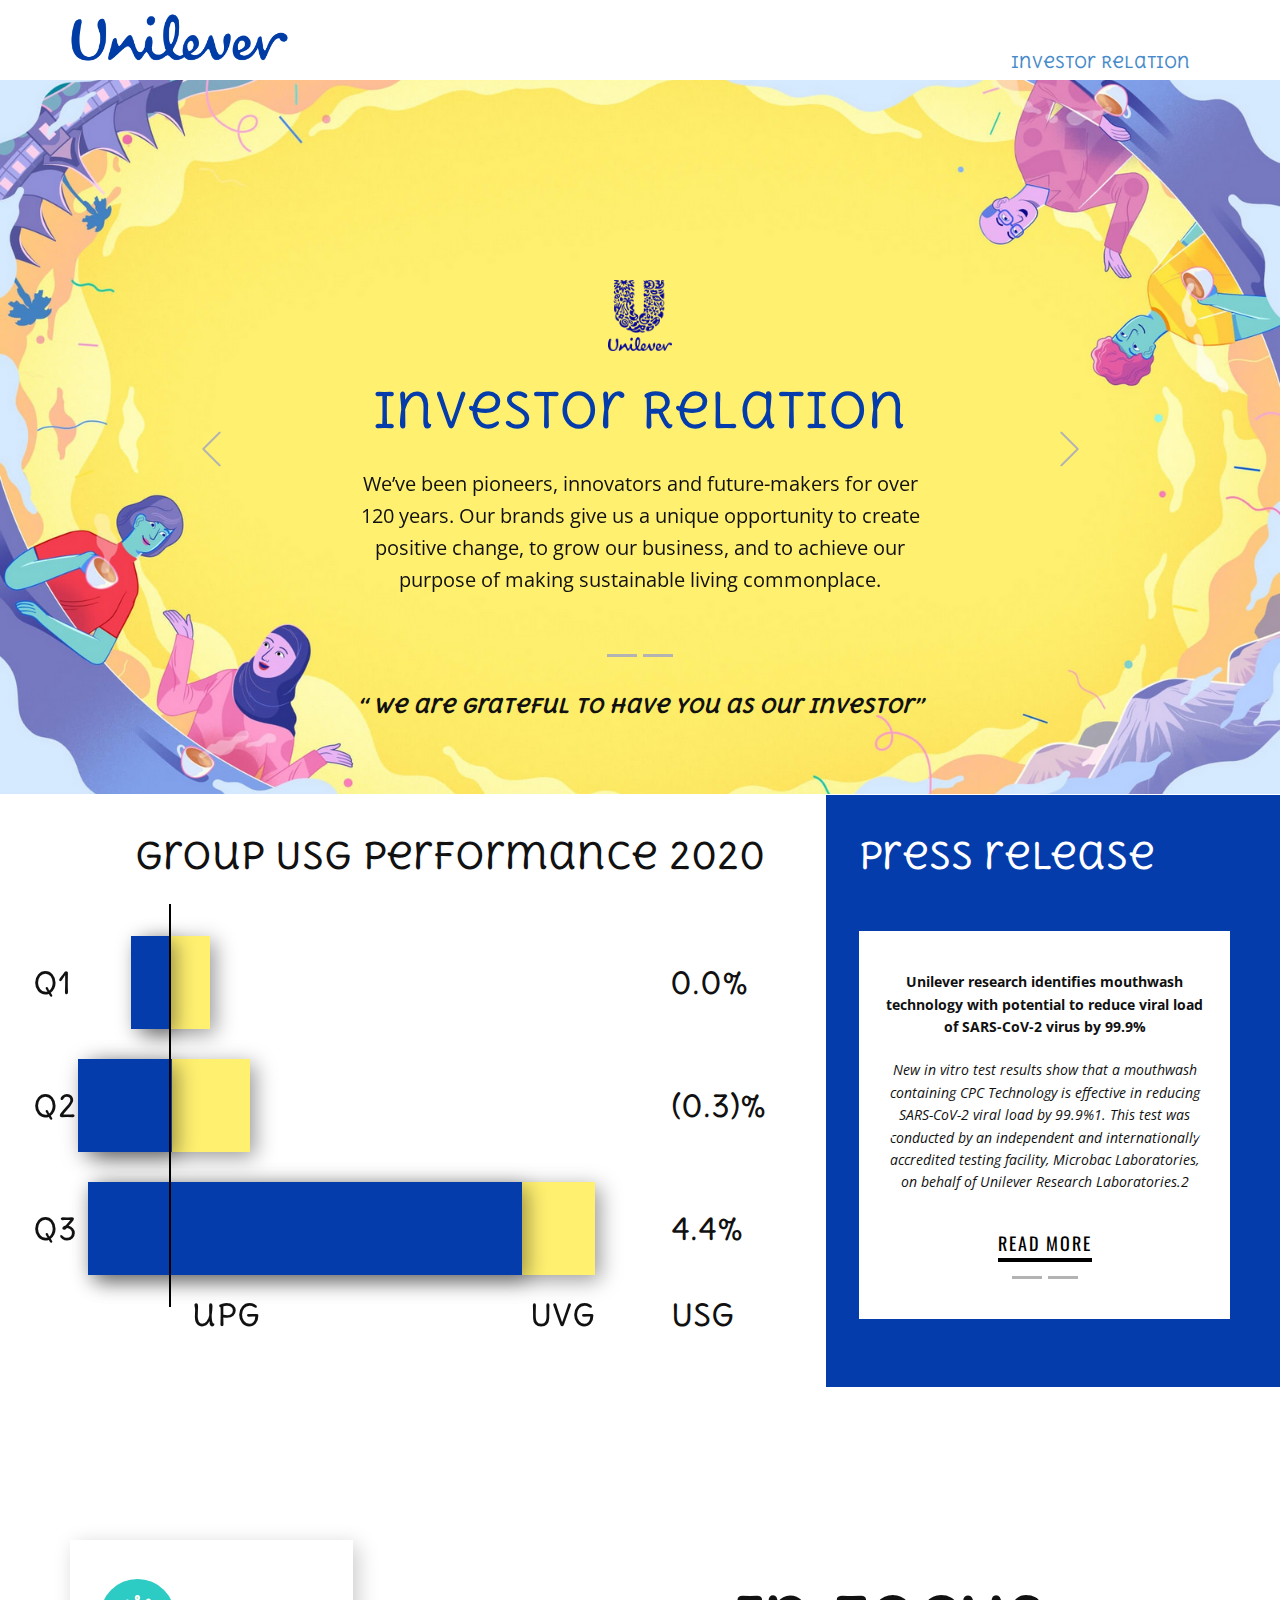
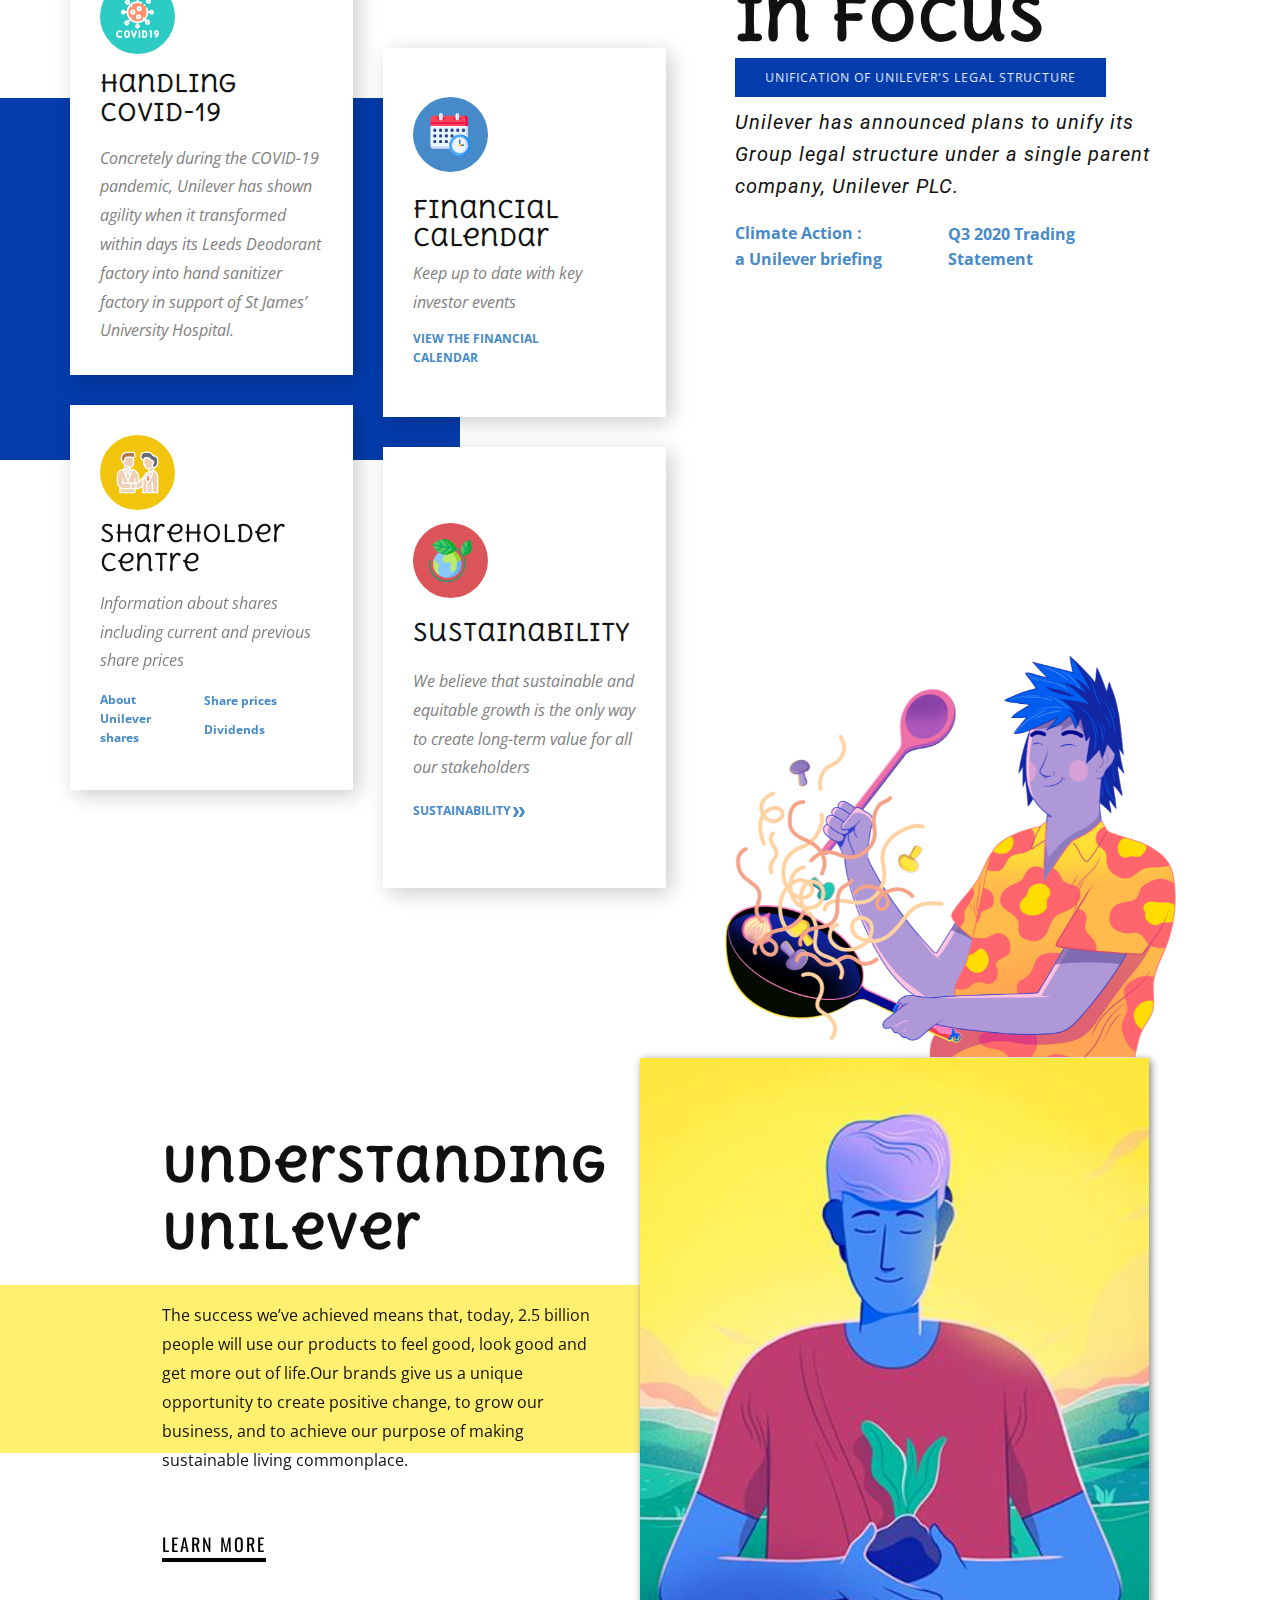
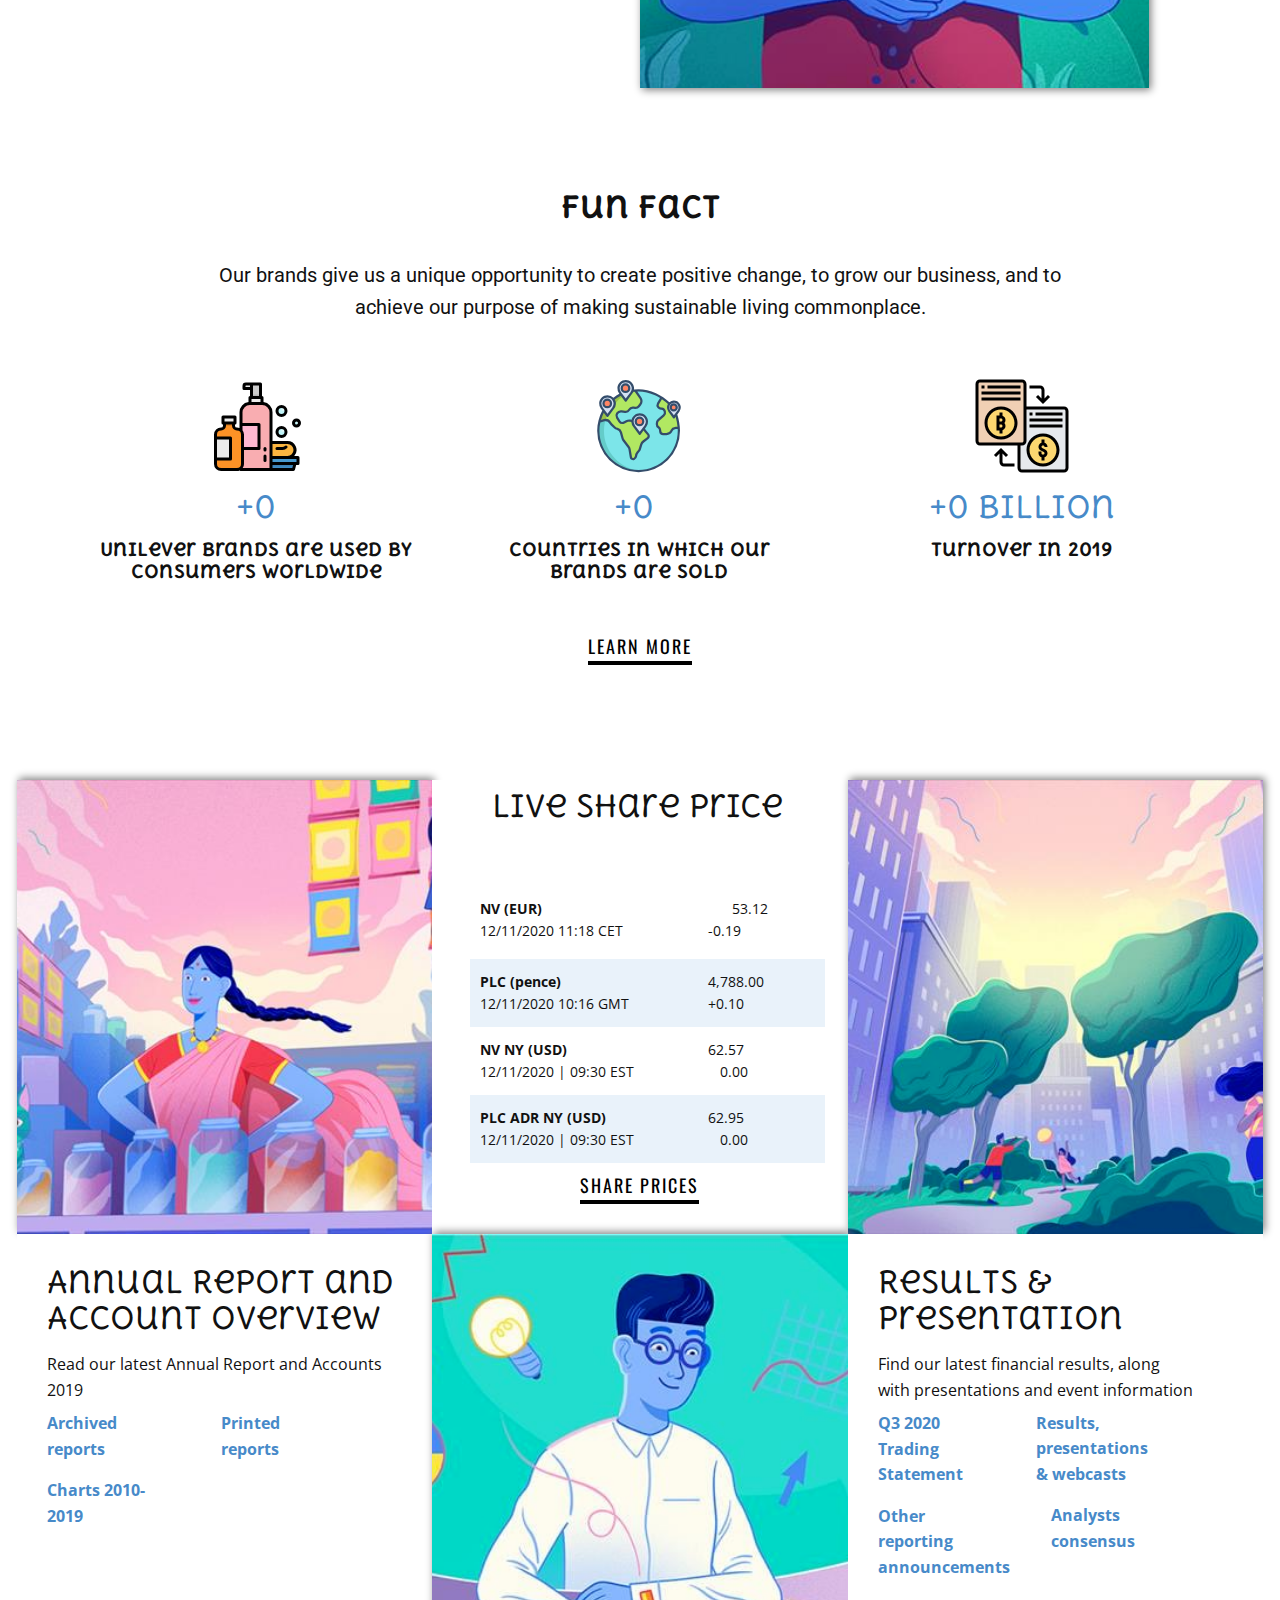
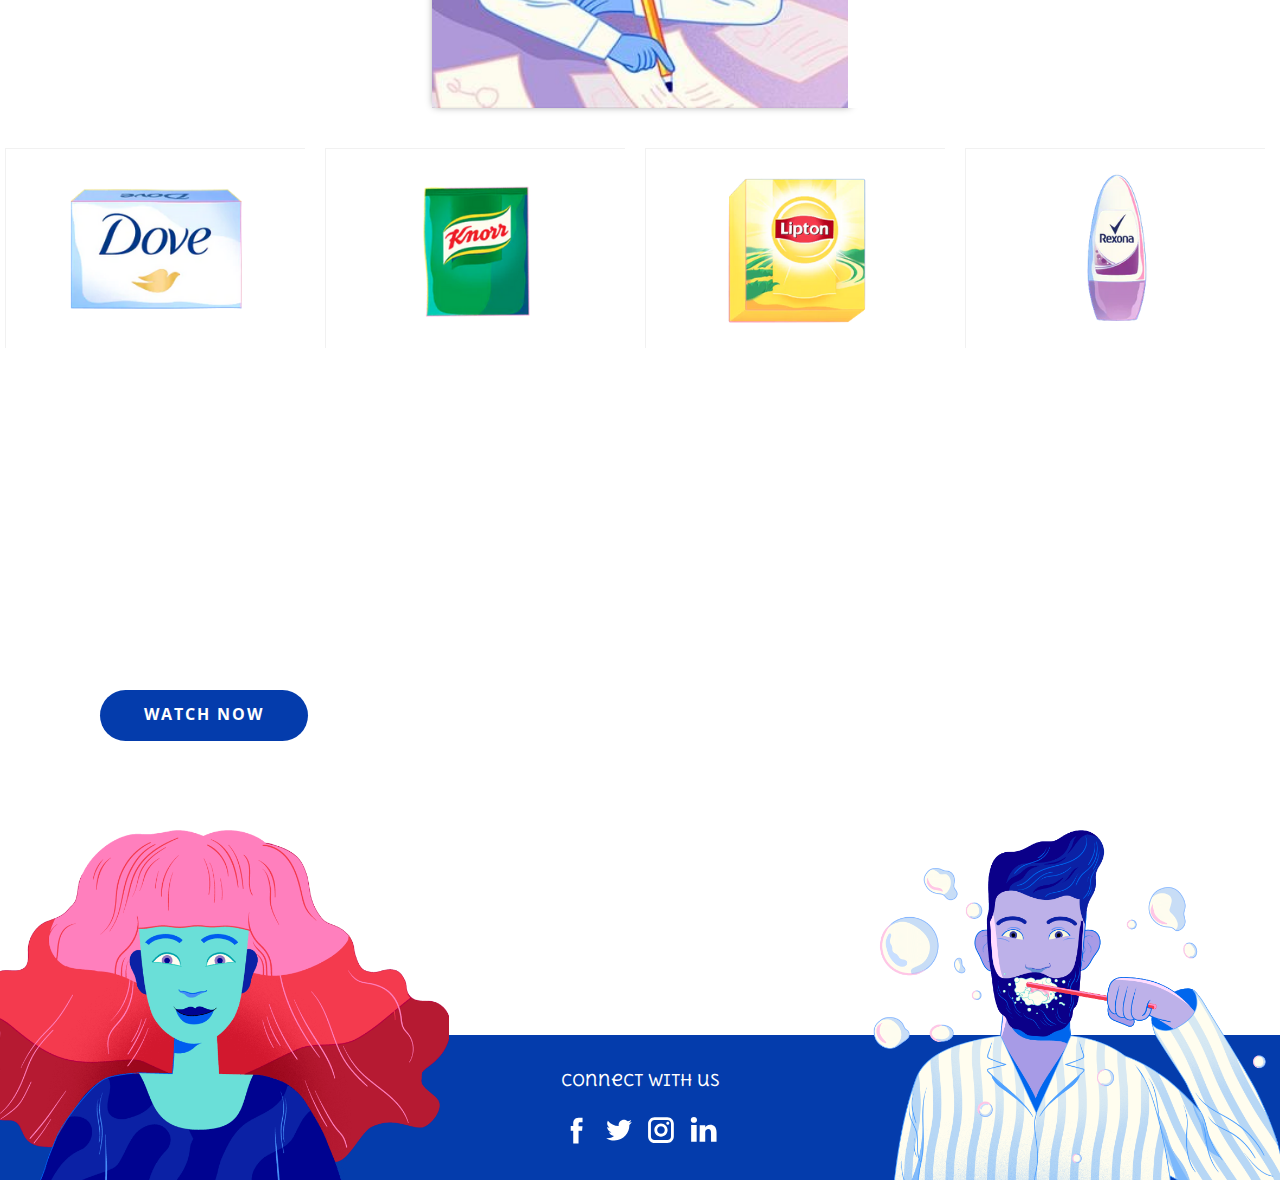
<file: index.html>
<!DOCTYPE html>
<html style="font-size: 16px;">
  <head>
    <meta name="viewport" content="width=device-width, initial-scale=1.0">
    <meta charset="utf-8">
    <meta name="keywords" content="Design Studio, Need Amazing Design?, Web Development &amp; Design, our perfect team, Branding, About&nbsp;Studio, Contact Us">
    <meta name="description" content="">
    <meta name="page_type" content="np-template-header-footer-from-plugin">
    <title>Investor Relation</title>
    <link rel="stylesheet" href="nicepage.css" media="screen">
<link rel="stylesheet" href="Investor-Relation.css" media="screen">
    <script class="u-script" type="text/javascript" src="jquery.js" defer=""></script>
    <script class="u-script" type="text/javascript" src="nicepage.js" defer=""></script>
    <meta name="generator" content="Nicepage 2.30.1, nicepage.com">
    
    
    
    
    
    <link id="u-theme-google-font" rel="stylesheet" href="https://fonts.googleapis.com/css?family=Roboto:100,100i,300,300i,400,400i,500,500i,700,700i,900,900i|Open+Sans:300,300i,400,400i,600,600i,700,700i,800,800i">
    <link id="u-page-google-font" rel="stylesheet" href="https://fonts.googleapis.com/css?family=Open+Sans:300,300i,400,400i,600,600i,700,700i,800,800i|Oswald:200,300,400,500,600,700|Roboto:100,100i,300,300i,400,400i,500,500i,700,700i,900,900i|Delius+Unicase:400,700">
    
    
    
    
    
    
    
    
    <script type="application/ld+json">{
		"@context": "http://schema.org",
		"@type": "Organization",
		"name": "Site1",
		"url": "index.html",
		"logo": "images/Unilever_text_logo.svg.png",
		"sameAs": []
}</script>
    <meta property="og:title" content="Investor Relation">
    <meta property="og:type" content="website">
    <meta name="theme-color" content="#478ac9">
    <link rel="canonical" href="index.html">
    <meta property="og:url" content="index.html">
  </head>
  <body data-home-page="Investor-Relation.html" data-home-page-title="Investor Relation" class="u-body"><header class="u-clearfix u-header u-header" id="sec-baf2"><div class="u-clearfix u-sheet u-sheet-1">
        <a href="https://nicepage.com" class="u-image u-logo u-image-1" data-image-width="3000" data-image-height="673">
          <img src="images/Unilever_text_logo.svg.png" class="u-logo-image u-logo-image-1" data-image-width="218.6668">
        </a>
        <nav class="u-menu u-menu-dropdown u-offcanvas u-menu-1">
          <div class="menu-collapse u-custom-font" style="font-size: 1rem; letter-spacing: 0px; font-family: &quot;Delius Unicase&quot;;">
            <a class="u-button-style u-custom-left-right-menu-spacing u-custom-padding-bottom u-custom-top-bottom-menu-spacing u-nav-link u-text-active-palette-1-base u-text-hover-palette-2-base" href="#">
              <svg><use xmlns:xlink="http://www.w3.org/1999/xlink" xlink:href="#menu-hamburger"></use></svg>
              <svg version="1.1" xmlns="http://www.w3.org/2000/svg" xmlns:xlink="http://www.w3.org/1999/xlink"><defs><symbol id="menu-hamburger" viewBox="0 0 16 16" style="width: 16px; height: 16px;"><rect y="1" width="16" height="2"></rect><rect y="7" width="16" height="2"></rect><rect y="13" width="16" height="2"></rect>
</symbol>
</defs></svg>
            </a>
          </div>
          <div class="u-custom-menu u-nav-container">
            <ul class="u-custom-font u-nav u-unstyled u-nav-1"><li class="u-nav-item"><a class="u-button-style u-nav-link u-text-active-palette-1-base u-text-hover-palette-2-base" href="Investor-Relation.html" style="padding: 10px 20px;">Investor Relation</a>
</li></ul>
          </div>
          <div class="u-custom-menu u-nav-container-collapse">
            <div class="u-black u-container-style u-inner-container-layout u-opacity u-opacity-95 u-sidenav">
              <div class="u-sidenav-overflow">
                <div class="u-menu-close"></div>
                <ul class="u-align-center u-nav u-popupmenu-items u-unstyled u-nav-2"><li class="u-nav-item"><a class="u-button-style u-nav-link" href="Investor-Relation.html" style="padding: 10px 20px;">Investor Relation</a>
</li></ul>
              </div>
            </div>
            <div class="u-black u-menu-overlay u-opacity u-opacity-70"></div>
          </div>
        </nav>
      </div></header>
    <section class="u-align-center u-clearfix u-image u-section-1" id="sec-a89d" data-image-width="2200" data-image-height="1238">
      <div class="u-clearfix u-sheet u-sheet-1">
        <div id="carousel-5989" data-interval="5000" data-u-ride="carousel" class="u-carousel u-expanded-width-sm u-expanded-width-xs u-slider u-slider-1">
          <ol class="u-absolute-hcenter u-carousel-indicators u-carousel-indicators-1">
            <li data-u-target="#carousel-5989" class="u-active u-grey-30" data-u-slide-to="0"></li>
            <li data-u-target="#carousel-5989" class="u-grey-30" data-u-slide-to="1"></li>
          </ol>
          <div class="u-carousel-inner" role="listbox">
            <div class="u-active u-align-left u-carousel-item u-container-style u-slide">
              <div class="u-container-layout u-container-layout-1"><span class="u-file-icon u-icon u-icon-circle u-text-grey-25 u-icon-1"><img src="images/1200px-Unilever.svg.png" alt=""></span>
                <p class="u-align-center u-custom-font u-large-text u-text u-text-custom-color-1 u-text-variant u-text-1">Investor Relation</p>
                <p class="u-align-center u-text u-text-2">We’ve been pioneers, innovators and future-makers for over 120 years. Our brands give us a unique opportunity to create positive change, to grow our business, and to achieve our purpose of making sustainable living commonplace.</p>
              </div>
            </div>
            <div class="test-slide u-carousel-item u-container-style u-slide">
              <div class="u-container-layout u-valign-middle u-container-layout-2">
                <div class="u-expand-resize u-video u-video-contain u-video-1">
                  <div style="position: absolute;" class="embed-responsive">
                    <iframe style="position: absolute;top: 0;left: 0;width: 100%;height: 100%;" class="embed-responsive-item" src="https://www.youtube.com/embed/9zbEJXxGNrs?mute=0&amp;showinfo=0&amp;controls=0&amp;start=0&amp;autoplay=1" frameborder="0" allowfullscreen=""></iframe>
                  </div>
                </div>
              </div>
            </div>
          </div>
          <a class="u-absolute-vcenter u-carousel-control u-carousel-control-prev u-text-grey-30 u-carousel-control-1" href="#carousel-5989" role="button" data-u-slide="prev">
            <span aria-hidden="true">
              <svg viewBox="0 0 477.175 477.175"><path d="M145.188,238.575l215.5-215.5c5.3-5.3,5.3-13.8,0-19.1s-13.8-5.3-19.1,0l-225.1,225.1c-5.3,5.3-5.3,13.8,0,19.1l225.1,225
                    c2.6,2.6,6.1,4,9.5,4s6.9-1.3,9.5-4c5.3-5.3,5.3-13.8,0-19.1L145.188,238.575z"></path></svg>
            </span>
            <span class="sr-only">+Previous</span>
          </a>
          <a class="u-absolute-vcenter u-carousel-control u-carousel-control-next u-text-grey-30 u-carousel-control-2" href="#carousel-5989" role="button" data-u-slide="next">
            <span aria-hidden="true">
              <svg viewBox="0 0 477.175 477.175"><path d="M360.731,229.075l-225.1-225.1c-5.3-5.3-13.8-5.3-19.1,0s-5.3,13.8,0,19.1l215.5,215.5l-215.5,215.5
                    c-5.3,5.3-5.3,13.8,0,19.1c2.6,2.6,6.1,4,9.5,4c3.4,0,6.9-1.3,9.5-4l225.1-225.1C365.931,242.875,365.931,234.275,360.731,229.075z"></path></svg>
            </span>
            <span class="sr-only">+Next</span>
          </a>
        </div>
        <p class="u-custom-font u-text u-text-default u-text-3">“ we
are grateful to have you as our investor”</p>
      </div>
    </section>
    <section class="u-clearfix u-section-2" id="sec-f709">
      <div class="u-clearfix u-sheet u-sheet-1">
        <div class="u-custom-color-1 u-shape u-shape-rectangle u-shape-1"></div>
        <p class="u-align-center u-custom-font u-text u-text-1">Group USG performance 2020</p>
        <p class="u-custom-font u-text u-text-body-alt-color u-text-2">press release</p>
        <div class="u-custom-color-2 u-shape u-shape-rectangle u-shape-2" data-animation-name="slideIn" data-animation-duration="1000" data-animation-delay="0" data-animation-direction="Left"></div>
        <div class="u-custom-color-1 u-shape u-shape-rectangle u-shape-3" data-animation-name="slideIn" data-animation-duration="1000" data-animation-delay="0" data-animation-direction="Left"></div>
        <div class="u-custom-color-2 u-shape u-shape-rectangle u-shape-4" data-animation-name="slideIn" data-animation-duration="2000" data-animation-delay="250" data-animation-direction="Left"></div>
        <div class="u-custom-color-1 u-shape u-shape-rectangle u-shape-5" data-animation-name="slideIn" data-animation-duration="2000" data-animation-delay="250" data-animation-direction="Left"></div>
        <div class="u-custom-color-2 u-shape u-shape-rectangle u-shape-6" data-animation-name="slideIn" data-animation-duration="2250" data-animation-delay="500" data-animation-direction="Left"></div>
        <div class="u-custom-color-1 u-shape u-shape-rectangle u-shape-7" data-animation-name="slideIn" data-animation-duration="2250" data-animation-delay="500" data-animation-direction="Left"></div>
        <div class="u-border-2 u-border-black u-line u-line-vertical u-line-1"></div>
        <p class="u-custom-font u-text u-text-default u-text-3">upg</p>
        <p class="u-custom-font u-text u-text-default u-text-4">UVG</p>
        <p class="u-custom-font u-text u-text-default u-text-5">USG</p>
        <p class="u-custom-font u-text u-text-default u-text-6">4.4%</p>
        <p class="u-custom-font u-text u-text-default u-text-7">(0.3)%</p>
        <p class="u-custom-font u-text u-text-8">0.0%</p>
        <p class="u-custom-font u-text u-text-9">Q3</p>
        <p class="u-custom-font u-text u-text-default u-text-10">Q2</p>
        <p class="u-custom-font u-text u-text-11">Q1</p>
        <div id="carousel-5989" data-interval="5000" data-u-ride="carousel" class="u-carousel u-slider u-slider-1">
          <ol class="u-absolute-hcenter u-carousel-indicators u-carousel-indicators-1">
            <li data-u-target="#carousel-5989" class="u-active u-grey-30" data-u-slide-to="0"></li>
            <li data-u-target="#carousel-5989" class="u-grey-30" data-u-slide-to="1"></li>
          </ol>
          <div class="u-carousel-inner" role="listbox">
            <div class="u-active u-carousel-item u-container-style u-expanded-width u-slide u-white u-carousel-item-1">
              <div class="u-container-layout u-container-layout-1">
                <p class="u-align-center u-large-text u-text u-text-variant u-text-12">Unilever research identifies mouthwash technology with potential to reduce viral load of SARS-CoV-2 virus by 99.9%</p>
                <h6 class="u-align-center u-custom-font u-text u-text-font u-text-13"><i>New&nbsp;in vitro&nbsp;test results show that a mouthwash containing CPC Technology is effective in reducing SARS-CoV-2 viral load by 99.9%1. This test was conducted by an independent and internationally accredited testing facility, Microbac Laboratories, on behalf of Unilever Research Laboratories.2</i>
                </h6>
                <a href="" class="u-active-none u-border-4 u-border-black u-btn u-btn-rectangle u-button-style u-custom-font u-font-oswald u-hover-none u-none u-btn-1">read more</a>
              </div>
            </div>
            <div class="u-carousel-item u-container-style u-expanded-width u-slide u-white u-carousel-item-2">
              <div class="u-container-layout u-valign-top u-container-layout-2">
                <p class="u-align-center u-large-text u-text u-text-variant u-text-14">Unilever makes progress on its sustainable packaging goals</p>
                <h6 class="u-align-center u-custom-font u-text u-text-font u-text-15"><i>London/Rotterdam; Unilever, owner of brands including Dove, Seventh Generation and Magnum, continues to make progress towards its ambitious commitments for a waste-free world, despite the challenging environment created by Covid-19. Unilever’s commitments remain unchanged and the company has significantly stepped up its use of recycled plastic.</i>
                  <br>
                </h6>
                <a href="" class="u-active-none u-border-4 u-border-black u-btn u-btn-rectangle u-button-style u-custom-font u-font-oswald u-hover-none u-none u-btn-2">read more</a>
              </div>
            </div>
          </div>
          <a class="u-absolute-vcenter u-carousel-control u-carousel-control-prev u-spacing-13 u-text-body-alt-color u-carousel-control-1" href="#carousel-5989" role="button" data-u-slide="prev">
            <span aria-hidden="true">
              <svg viewBox="0 0 477.175 477.175"><path d="M145.188,238.575l215.5-215.5c5.3-5.3,5.3-13.8,0-19.1s-13.8-5.3-19.1,0l-225.1,225.1c-5.3,5.3-5.3,13.8,0,19.1l225.1,225
		c2.6,2.6,6.1,4,9.5,4s6.9-1.3,9.5-4c5.3-5.3,5.3-13.8,0-19.1L145.188,238.575z"></path></svg>
            </span>
            <span class="sr-only">
              <svg viewBox="0 0 477.175 477.175"><path d="M145.188,238.575l215.5-215.5c5.3-5.3,5.3-13.8,0-19.1s-13.8-5.3-19.1,0l-225.1,225.1c-5.3,5.3-5.3,13.8,0,19.1l225.1,225
		c2.6,2.6,6.1,4,9.5,4s6.9-1.3,9.5-4c5.3-5.3,5.3-13.8,0-19.1L145.188,238.575z"></path></svg>
            </span>
          </a>
          <a class="u-absolute-vcenter u-carousel-control u-carousel-control-next u-spacing-13 u-text-body-alt-color u-carousel-control-2" href="#carousel-5989" role="button" data-u-slide="next">
            <span aria-hidden="true">
              <svg viewBox="0 0 477.175 477.175"><path d="M360.731,229.075l-225.1-225.1c-5.3-5.3-13.8-5.3-19.1,0s-5.3,13.8,0,19.1l215.5,215.5l-215.5,215.5
		c-5.3,5.3-5.3,13.8,0,19.1c2.6,2.6,6.1,4,9.5,4c3.4,0,6.9-1.3,9.5-4l225.1-225.1C365.931,242.875,365.931,234.275,360.731,229.075z"></path></svg>
            </span>
            <span class="sr-only">
              <svg viewBox="0 0 477.175 477.175"><path d="M360.731,229.075l-225.1-225.1c-5.3-5.3-13.8-5.3-19.1,0s-5.3,13.8,0,19.1l215.5,215.5l-215.5,215.5
		c-5.3,5.3-5.3,13.8,0,19.1c2.6,2.6,6.1,4,9.5,4c3.4,0,6.9-1.3,9.5-4l225.1-225.1C365.931,242.875,365.931,234.275,360.731,229.075z"></path></svg>
            </span>
          </a>
        </div>
      </div>
    </section>
    <section class="u-align-left u-clearfix u-white u-section-3" id="carousel_8fb6">
      <div class="u-align-left u-container-style u-custom-color-1 u-group u-shape-rectangle u-group-1" data-animation-name="slideIn" data-animation-duration="1000" data-animation-delay="0" data-animation-direction="Left">
        <div class="u-container-layout u-container-layout-1"></div>
      </div>
      <div class="u-align-left u-container-style u-group u-group-2">
        <div class="u-container-layout u-container-layout-2">
          <h2 class="u-custom-font u-text u-text-1">In Focus</h2>
          <a href="https://nicepage.com" class="u-btn u-button-style u-custom-color-1 u-hover-palette-1-dark-1 u-btn-1" data-animation-name="slideIn" data-animation-duration="1000" data-animation-delay="0" data-animation-direction="Left">UNIFICATION OF UNILEVER'S LEGAL STRUCTURE</a>
          <h5 class="u-text u-text-2">Unilever has announced plans to unify its Group legal structure under a single parent company, Unilever PLC.</h5>
          <a href="" class="u-align-left u-border-1 u-border-active-palette-2-base u-border-hover-palette-1-base u-btn u-button-style u-none u-text-palette-1-base u-btn-2">Climate Action :<br>a Unilever briefing
          </a>
          <a href="" class="u-align-left u-border-1 u-border-active-palette-2-base u-border-hover-palette-1-base u-btn u-button-style u-none u-text-palette-1-base u-btn-3">Q3 2020 Trading&nbsp;<br>Statement
          </a>
        </div>
      </div>
      <div class="u-clearfix u-gutter-30 u-layout-wrap u-layout-wrap-1">
        <div class="u-gutter-0 u-layout">
          <div class="u-layout-row">
            <div class="u-size-30">
              <div class="u-layout-col">
                <div class="u-align-left u-container-style u-layout-cell u-right-cell u-size-20 u-size-30-md u-white u-layout-cell-1">
                  <div class="u-container-layout u-valign-bottom u-container-layout-3"><span class="u-icon u-icon-circle u-palette-4-base u-spacing-16 u-icon-1"><svg class="u-svg-link" preserveAspectRatio="xMidYMin slice" viewBox="0 0 512.019 512.019" style=""><use xmlns:xlink="http://www.w3.org/1999/xlink" xlink:href="#svg-d82c"></use></svg><svg xmlns="http://www.w3.org/2000/svg" xmlns:xlink="http://www.w3.org/1999/xlink" version="1.1" xml:space="preserve" class="u-svg-content" viewBox="0 0 512.019 512.019" id="svg-d82c"><g id="XMLID_629_"><ellipse id="XMLID_494_" cx="255.798" cy="204.54" fill="#ff9171" rx="119.097" ry="119.097" transform="matrix(.707 -.707 .707 .707 -69.71 240.785)"></ellipse><g id="XMLID_2843_"><circle id="XMLID_2844_" cx="128.791" cy="331.546" fill="#b7eabc" r="21.123"></circle>
</g><g id="XMLID_2841_"><circle id="XMLID_2842_" cx="128.791" cy="331.546" fill="#b7eabc" r="21.123"></circle>
</g><g fill="#b7eabc"><circle id="XMLID_2830_" cx="255.798" cy="372.013" r="18.105"></circle><circle id="XMLID_1797_" cx="255.798" cy="372.013" r="18.105"></circle><ellipse id="XMLID_1768_" cx="255.798" cy="32.59" rx="22.581" ry="22.581" transform="matrix(.987 -.16 .16 .987 -1.917 41.395)"></ellipse><ellipse id="XMLID_1614_" cx="255.798" cy="32.59" rx="22.581" ry="22.581" transform="matrix(.987 -.16 .16 .987 -1.917 41.395)"></ellipse><ellipse id="XMLID_1822_" cx="88.324" cy="204.54" rx="18.105" ry="18.105" transform="matrix(.23 -.973 .973 .23 -131.037 243.507)"></ellipse><ellipse id="XMLID_1821_" cx="88.324" cy="204.54" rx="18.105" ry="18.105" transform="matrix(.23 -.973 .973 .23 -131.037 243.507)"></ellipse><ellipse id="XMLID_1798_" cx="423.271" cy="204.54" rx="18.105" ry="18.105" transform="matrix(.707 -.707 .707 .707 -20.658 359.206)"></ellipse><ellipse id="XMLID_1796_" cx="423.271" cy="204.54" rx="18.105" ry="18.105" transform="matrix(.707 -.707 .707 .707 -20.658 359.206)"></ellipse>
</g><g id="XMLID_1788_"><ellipse id="XMLID_1791_" cx="374.895" cy="323.637" fill="#b7eabc" rx="21.123" ry="21.123" transform="matrix(.987 -.16 .16 .987 -47 64.23)"></ellipse>
</g><g id="XMLID_1786_"><ellipse id="XMLID_1787_" cx="374.895" cy="323.637" fill="#b7eabc" rx="21.123" ry="21.123" transform="matrix(.987 -.16 .16 .987 -47 64.23)"></ellipse>
</g><g id="XMLID_179_"><circle id="XMLID_181_" cx="201.117" cy="204.54" fill="#b7eabc" r="21.123"></circle>
</g><g id="XMLID_177_"><circle id="XMLID_178_" cx="201.117" cy="204.54" fill="#b7eabc" r="21.123"></circle>
</g><g id="XMLID_204_"><ellipse id="XMLID_207_" cx="277.047" cy="162.294" fill="#b7eabc" rx="21.123" ry="21.123" transform="matrix(.987 -.16 .16 .987 -22.419 46.474)"></ellipse>
</g><g id="XMLID_185_"><ellipse id="XMLID_186_" cx="277.047" cy="162.294" fill="#b7eabc" rx="21.123" ry="21.123" transform="matrix(.987 -.16 .16 .987 -22.419 46.474)"></ellipse>
</g><g id="XMLID_212_"><circle id="XMLID_213_" cx="268.406" cy="259.221" fill="#b7eabc" r="21.123"></circle>
</g><g id="XMLID_210_"><circle id="XMLID_211_" cx="268.406" cy="259.221" fill="#b7eabc" r="21.123"></circle>
</g><g id="XMLID_1843_"><circle id="XMLID_1844_" cx="136.039" cy="84.781" fill="#b7eabc" r="21.123"></circle>
</g><g id="XMLID_1833_"><circle id="XMLID_1842_" cx="136.039" cy="84.781" fill="#b7eabc" r="21.123"></circle>
</g><g id="XMLID_1545_"><g id="XMLID_1828_"><ellipse id="XMLID_1829_" cx="386.757" cy="73.58" fill="#b7eabc" rx="21.123" ry="21.123" transform="matrix(.924 -.383 .383 .924 1.282 153.607)"></ellipse>
</g><g id="XMLID_1826_"><ellipse id="XMLID_1827_" cx="386.757" cy="73.58" fill="#b7eabc" rx="21.123" ry="21.123" transform="matrix(.924 -.383 .383 .924 1.282 153.607)"></ellipse>
</g>
</g><g id="XMLID_624_"><path id="XMLID_626_" d="m279.132 420.01c-5.523 0-10 4.478-10 10v72c0 5.523 4.477 10 10 10s10-4.478 10-10v-72c0-5.523-4.477-10-10-10z"></path><path id="XMLID_1032_" d="m58.031 487.455c-3.332 3.022-7.599 4.555-12.682 4.555-13.977 0-25.349-11.663-25.349-26s11.372-26 25.349-26c4.431 0 8.787 1.187 12.598 3.432 4.757 2.801 10.889 1.218 13.692-3.541 2.803-4.758 1.218-10.888-3.541-13.691-6.885-4.056-14.751-6.199-22.749-6.199-25.005-.001-45.349 20.634-45.349 45.999 0 25.364 20.344 46 45.349 46 10.062 0 19.094-3.369 26.12-9.742 4.091-3.711 4.398-10.035.688-14.125-3.711-4.091-10.035-4.4-14.126-.688z"></path><path id="XMLID_1033_" d="m242.285 420.651c-5.241-1.741-10.901 1.096-12.643 6.338l-15.731 47.354-16.527-47.613c-1.812-5.217-7.509-7.981-12.727-6.168-5.217 1.812-7.979 7.509-6.168 12.727l24.641 70.985c1.645 4.636 6.041 7.735 10.954 7.735h.077c4.944-.033 9.336-3.199 10.952-7.949l23.509-70.767c1.741-5.24-1.096-10.9-6.337-12.642z"></path><path id="XMLID_1036_" d="m131.211 420.085c-19.152 0-34.734 15.581-34.734 34.733v22.458c0 19.152 15.582 34.733 34.734 34.733s34.733-15.581 34.733-34.733v-22.458c.001-19.152-15.581-34.733-34.733-34.733zm14.734 57.191c0 8.124-6.609 14.733-14.733 14.733s-14.734-6.609-14.734-14.733v-22.458c0-8.124 6.609-14.733 14.734-14.733 8.124 0 14.733 6.609 14.733 14.733z"></path><path id="XMLID_1037_" d="m417.048 420.01h-12.64c-5.523 0-10 4.478-10 10 0 5.523 4.477 10 10 10h2.64v62c0 5.523 4.477 10 10 10s10-4.478 10-10v-72c0-5.523-4.477-10-10-10z"></path><path id="XMLID_1040_" d="m512.019 451.42c0-16.995-13.826-30.821-30.821-30.821-16.994 0-30.82 13.826-30.82 30.821 0 16.83 13.562 30.544 30.331 30.808-5.26 7.479-10.367 11.474-10.538 11.605-4.396 3.305-5.302 9.544-2.016 13.962 1.963 2.639 4.978 4.033 8.032 4.033 2.075 0 4.167-.644 5.96-1.978 1.035-.77 25.237-19.148 29.487-53.577.251-1.581.385-3.202.385-4.853zm-41.641 0c0-5.967 4.854-10.821 10.82-10.821 5.967 0 10.821 4.854 10.821 10.821s-4.854 10.82-10.821 10.82c-5.966 0-10.82-4.853-10.82-10.82z"></path><path id="XMLID_1043_" d="m423.272 176.435c-11.976 0-22.22 7.532-26.26 18.105h-12.496c-1.083-14.226-4.485-28.03-10.155-41.155-2.191-5.07-8.077-7.405-13.146-5.214-5.07 2.19-7.404 8.076-5.214 13.146 5.902 13.663 8.895 28.205 8.895 43.224 0 26.485-9.49 50.793-25.244 69.711l-6.297-6.297c-3.905-3.903-10.237-3.904-14.142 0-3.905 3.905-3.906 10.237-.001 14.142l6.297 6.297c-18.918 15.754-43.226 25.244-69.711 25.244s-50.794-9.49-69.711-25.244l.978-.978c3.905-3.905 3.905-10.237 0-14.143-3.905-3.904-10.237-3.904-14.143 0l-.978.978c-15.754-18.918-25.244-43.226-25.244-69.711s9.49-50.793 25.244-69.711l8.226 8.226c1.953 1.953 4.512 2.929 7.071 2.929s5.119-.976 7.071-2.929c3.905-3.905 3.905-10.237 0-14.143l-8.226-8.226c18.918-15.754 43.226-25.244 69.711-25.244 14.865 0 29.27 2.934 42.814 8.719 5.081 2.17 10.955-.19 13.124-5.268 2.17-5.079-.189-10.955-5.268-13.124-12.982-5.545-26.623-8.876-40.671-9.946v-12.228c13.087-4.231 22.58-16.527 22.58-31.005 0-17.965-14.616-32.581-32.58-32.581-17.965 0-32.581 14.616-32.581 32.581 0 14.477 9.494 26.773 22.581 31.005v12.232c-28.091 2.162-53.689 13.358-73.895 30.675l-7.959-7.959c2.056-4.152 3.218-8.823 3.218-13.762 0-17.161-13.961-31.123-31.123-31.123-17.161 0-31.123 13.962-31.123 31.123s13.962 31.123 31.123 31.123c4.939 0 9.61-1.162 13.762-3.218l7.959 7.959c-17.317 20.206-28.513 45.804-30.675 73.895h-12.501c-4.04-10.573-14.284-18.105-26.26-18.105-15.498 0-28.105 12.608-28.105 28.105s12.608 28.105 28.105 28.105c11.976 0 22.22-7.532 26.26-18.105h12.5c2.162 28.091 13.359 53.689 30.676 73.895l-15.207 15.207c-4.152-2.056-8.823-3.218-13.762-3.218-17.161 0-31.123 13.961-31.123 31.122s13.962 31.123 31.123 31.123 31.123-13.962 31.123-31.123c0-4.939-1.162-9.61-3.218-13.762l15.207-15.207c20.207 17.317 45.804 28.513 73.895 30.675v12.501c-10.574 4.04-18.105 14.285-18.105 26.26 0 15.497 12.608 28.105 28.105 28.105s28.105-12.608 28.105-28.105c0-11.976-7.532-22.22-18.105-26.26v-12.501c28.091-2.162 53.688-13.359 73.895-30.675l7.297 7.298c-2.056 4.152-3.218 8.823-3.218 13.762 0 17.161 13.962 31.123 31.123 31.123s31.123-13.962 31.123-31.123-13.961-31.122-31.123-31.122c-4.939 0-9.61 1.162-13.762 3.218l-7.298-7.298c17.317-20.206 28.513-45.804 30.675-73.895h12.5c4.04 10.574 14.284 18.105 26.261 18.105 15.497 0 28.105-12.608 28.105-28.105.002-15.498-12.605-28.105-28.102-28.105zm-167.474-156.425c6.937 0 12.58 5.644 12.58 12.581s-5.643 12.581-12.58 12.581-12.581-5.644-12.581-12.581 5.644-12.581 12.581-12.581zm-119.759 75.894c-6.133 0-11.123-4.99-11.123-11.123s4.99-11.123 11.123-11.123 11.123 4.99 11.123 11.123-4.99 11.123-11.123 11.123zm-47.715 116.741c-4.469 0-8.105-3.636-8.105-8.105s3.636-8.105 8.105-8.105 8.105 3.636 8.105 8.105-3.635 8.105-8.105 8.105zm40.468 130.024c-6.133 0-11.123-4.99-11.123-11.123s4.99-11.122 11.123-11.122 11.123 4.989 11.123 11.122c-.001 6.133-4.991 11.123-11.123 11.123zm127.006 37.45c-4.469 0-8.105-3.636-8.105-8.105s3.636-8.105 8.105-8.105 8.105 3.636 8.105 8.105-3.636 8.105-8.105 8.105zm119.097-67.604c6.133 0 11.123 4.989 11.123 11.122s-4.99 11.123-11.123 11.123-11.123-4.99-11.123-11.123 4.99-11.122 11.123-11.122zm48.377-99.87c-4.469 0-8.106-3.636-8.106-8.105s3.636-8.105 8.106-8.105c4.469 0 8.105 3.636 8.105 8.105-.001 4.469-3.636 8.105-8.105 8.105z"></path><path id="XMLID_1052_" d="m169.994 204.54c0 17.161 13.962 31.123 31.123 31.123s31.123-13.962 31.123-31.123-13.962-31.123-31.123-31.123-31.123 13.961-31.123 31.123zm42.245 0c0 6.133-4.99 11.123-11.123 11.123s-11.123-4.99-11.123-11.123 4.99-11.123 11.123-11.123 11.123 4.99 11.123 11.123z"></path><path id="XMLID_1055_" d="m277.047 131.171c-17.161 0-31.123 13.961-31.123 31.123 0 17.161 13.961 31.123 31.123 31.123 17.161 0 31.123-13.962 31.123-31.123s-13.962-31.123-31.123-31.123zm0 42.246c-6.133 0-11.123-4.99-11.123-11.123s4.99-11.123 11.123-11.123 11.123 4.99 11.123 11.123-4.989 11.123-11.123 11.123z"></path><path id="XMLID_1058_" d="m268.406 228.098c-17.161 0-31.123 13.961-31.123 31.122s13.962 31.123 31.123 31.123 31.122-13.962 31.122-31.123c0-17.16-13.961-31.122-31.122-31.122zm0 42.246c-6.133 0-11.123-4.99-11.123-11.123s4.99-11.122 11.123-11.122 11.122 4.99 11.122 11.122c0 6.133-4.989 11.123-11.122 11.123z"></path><path id="XMLID_1061_" d="m386.757 104.703c17.161 0 31.123-13.961 31.123-31.123s-13.962-31.123-31.123-31.123-31.122 13.962-31.122 31.123 13.961 31.123 31.122 31.123zm0-42.245c6.133 0 11.123 4.99 11.123 11.123s-4.99 11.123-11.123 11.123-11.122-4.99-11.122-11.123c-.001-6.134 4.989-11.123 11.122-11.123z"></path><path id="XMLID_1062_" d="m339.84 130.16c2.63 0 5.21-1.07 7.07-2.93s2.93-4.44 2.93-7.08c0-2.63-1.07-5.21-2.93-7.07s-4.44-2.93-7.07-2.93-5.21 1.07-7.07 2.93-2.93 4.44-2.93 7.07c0 2.64 1.07 5.22 2.93 7.08 1.86 1.859 4.44 2.93 7.07 2.93z"></path><path id="XMLID_1065_" d="m335.332 420.01h-16.2c-2.655 0-5.202 1.057-7.078 2.936-1.876 1.88-2.927 4.428-2.922 7.083v72.017c.01 2.655 1.221 5.197 3.106 7.066 1.873 1.857 4.404 2.898 7.04 2.898h.052c.445-.003 10.964-.059 16.773-.16 22.195-.388 38.304-19.667 38.304-45.84.001-27.514-15.702-46-39.075-46zm.422 71.844c-1.823.031-4.165.059-6.51.082-.027-8.445-.079-43.13-.094-51.926h6.182c17.7 0 19.076 19.9 19.076 26 0 12.701-5.768 25.618-18.654 25.844z"></path>
</g>
</g></svg></span>
                    <h4 class="u-custom-font u-text u-text-default u-text-3">Handling Covid-19</h4>
                    <p class="u-text u-text-default u-text-grey-50 u-text-4">Concretely during the COVID-19 pandemic,
Unilever has shown agility when it transformed within days its
Leeds Deodorant factory into hand sanitizer factory in support of St James’
University Hospital.</p>
                  </div>
                </div>
                <div class="u-align-left u-container-style u-layout-cell u-right-cell u-size-20 u-size-30-md u-white u-layout-cell-2">
                  <div class="u-container-layout u-container-layout-4"><span class="u-icon u-icon-circle u-palette-3-base u-spacing-16 u-text-body-alt-color u-icon-2"><svg class="u-svg-link" preserveAspectRatio="xMidYMin slice" viewBox="0 0 64 64" style=""><use xmlns:xlink="http://www.w3.org/1999/xlink" xlink:href="#svg-b2f8"></use></svg><svg xmlns="http://www.w3.org/2000/svg" xmlns:xlink="http://www.w3.org/1999/xlink" version="1.1" xml:space="preserve" class="u-svg-content" viewBox="0 0 64 64" id="svg-b2f8"><g><g><g><path d="m51 31-2 4h-3v-2.93c.1-.07.22-.11.34-.14l2.66-.53z" fill="#ff826e"></path>
</g><g><path d="m49 35 1.69 7.61v.01c-.17.28-.34.56-.52.83-.89 1.33-1.93 2.55-3.12 3.64l-2.05-3.69 1-8.4z" fill="#ff826e"></path>
</g><g><path d="m13 15c-.55 0-1.05.22-1.41.59-.37.36-.59.86-.59 1.41 0 0-3-2-3-6 0-2.31.79-4.79 2.42-6.42l.07-.07c1.61-1.61 3.78-2.51 6.05-2.51h8.05c.9 0 1.77.36 2.41 1s1 1.51 1 2.41c0 1.06-.25 2.09-.71 3-.46.92-1.13 1.73-1.97 2.36-.72-1.07-1.94-1.77-3.32-1.77h-5c-2.21 0-4 1.79-4 4z" fill="#b27946"></path>
</g><g><path d="m62 13v5.29c0 2.27-1.28 4.35-3.32 5.37l-2.68 1.34c-.85-.85-1.46-1.9-1.75-3.06-.16-.65-.25-1.32-.25-1.94 0 0 .5-.25 1-.75s1-1.25 1-2.25c0-1.66-1.34-3-3-3h-1c0-.87-.37-1.54-1.02-2.11-.97-.85-2.63-1.89-4.98-1.89-2 0-4 1-4 1-.25 1.26-.44 2.45-.58 3.54l-2.14-1.71c-1.44-1.16-2.28-2.9-2.28-4.75 0-1.68.68-3.2 1.78-4.3s2.62-1.78 4.3-1.78h4.61c2.12 0 4.15.84 5.65 2.34l2.66 2.66c1.66 0 3.16.67 4.24 1.76 1.09 1.08 1.76 2.58 1.76 4.24z" fill="#656d78"></path>
</g><path d="m61.17 34.34c-.76-1.52-1.99-2.75-3.51-3.51l-1.66-.83v-5c-.85-.85-1.46-1.9-1.75-3.06-.16-.65-.25-1.32-.25-1.94 0 0 .5-.25 1-.75s1-1.25 1-2.25c0-1.66-1.34-3-3-3h-1c0-.87-.37-1.54-1.02-2.11-.97-.85-2.63-1.89-4.98-1.89-2 0-4 1-4 1-.25 1.26-.44 2.45-.58 3.54-.42 3.22-.42 5.46-.42 5.46h2v1.7c0 1.44.72 2.78 1.92 3.58.7.47 1.53.72 2.38.72h.27c.29 0 .57-.03.85-.08l.58-.12v5.6l2-.4-2 4 1.69 7.61v.01c-.17.28-.34.56-.52.83-.89 1.33-1.93 2.55-3.12 3.64l-2.05-3.69 1-8.4v-2.93c-.08.05-.16.11-.22.19l-1.21 1.4c-1.08 1.26-1.98 2.66-2.69 4.13-.1.2-.19.4-.28.61l-7.6 7.6v-6.18c0-3.7-1.6-7.22-4.38-9.65-1.16-1.02-2.5-1.81-3.93-2.35-.3-.11-.6-.21-.9-.3-1.16-.34-2.37-.52-3.61-.52h-.18-1v-3.03c.18.02.37.03.55.03 1.04 0 2.03-.32 2.86-.88.82-.56 1.49-1.36 1.87-2.33.48-1.18.72-2.45.72-3.72v-4.07c0-.82-.25-1.59-.68-2.23-.72-1.07-1.94-1.77-3.32-1.77h-5c-2.21 0-4 1.79-4 4v2c-.55 0-1.05.22-1.41.59-.37.36-.59.86-.59 1.41 0 1.28.51 2.51 1.41 3.41l.59.59v6h-.7c-.74 0-1.47.08-2.19.24-1.36.29-2.65.86-3.8 1.68-1.35.96-2.43 2.23-3.17 3.66-.74 1.44-1.14 3.06-1.14 4.72v8.7c0 3.27 1.57 6.17 4 8v8h22v-6h-1.89c.69 0 1.33-.18 1.89-.49v.49h3.69c2.12 0 4.15-.84 5.65-2.34l2.66-2.66v11h6 8 8v-24.15c0-1.22-.28-2.42-.83-3.51zm-33.17 14.2c-.59-.34-1.27-.54-2-.54h2z" fill="#f0d0b4"></path>
</g><g><path d="m59.131 24.553c2.387-1.194 3.869-3.593 3.869-6.261v-5.292c0-3.716-2.911-6.766-6.573-6.987l-2.377-2.377c-1.699-1.7-3.96-2.636-6.363-2.636h-4.608c-3.904 0-7.079 3.175-7.079 7.079 0 2.162.968 4.176 2.657 5.527l1.701 1.361c-.351 2.917-.358 4.916-.358 5.033v1h2v.697c0 1.777.883 3.426 2.361 4.412.875.583 1.892.891 2.942.891h.271c.143 0 .284-.031.426-.042v3.622l-1.858.372c-.436.087-.836.322-1.125.66l-1.201 1.401c-1.245 1.452-2.253 3.069-3.029 4.787l-5.787 5.786v-3.771c0-3.984-1.72-7.773-4.718-10.396-2.518-2.205-5.749-3.419-9.097-3.419h-.185v-1.034c2.32-.171 4.337-1.615 5.211-3.802.524-1.308.789-2.685.789-4.094v-4.07c0-.707-.151-1.377-.417-1.987 1.526-1.444 2.417-3.479 2.417-5.599 0-1.179-.459-2.288-1.293-3.121-.833-.834-1.942-1.293-3.121-1.293h-8.05c-2.547 0-4.946.997-6.82 2.871-1.701 1.7-2.716 4.365-2.716 7.129 0 3.581 2.104 5.735 3.025 6.508.117 1.365.702 2.634 1.682 3.614l.293.292v4.598c-2.26.059-4.422.775-6.267 2.093-2.964 2.117-4.733 5.554-4.733 9.196v8.699c0 3.409 1.559 6.46 4 8.479v8.521h24v-6h2.687c2.404 0 4.664-.936 6.364-2.636l.95-.95v9.586h24v-25.146c0-1.368-.323-2.737-.935-3.959-.852-1.702-2.258-3.108-3.96-3.96l-1.106-.553v-3.764zm-19.225-12.509c-1.211-.969-1.906-2.415-1.906-3.965 0-2.801 2.278-5.079 5.079-5.079h4.608c1.87 0 3.627.728 4.95 2.05l2.949 2.95h.414c2.757 0 5 2.243 5 5v5.292c0 1.906-1.059 3.62-2.764 4.472l-1.996.998c-.487-.621-.837-1.32-1.017-2.057-.098-.401-.165-.797-.198-1.17.754-.545 1.975-1.707 1.975-3.535 0-2.206-1.794-4-4-4h-.136c-.197-.693-.606-1.316-1.224-1.861-1.107-.975-2.985-2.139-5.64-2.139-2.21 0-4.357 1.061-4.447 1.105l-.438.219-.096.479c-.128.64-.239 1.262-.337 1.862zm8.476 21.956h-1.386l.003-1.18 2.193-.438zm-1.097 11.454-1.254-2.257.857-7.197h1.31l1.429 6.43c-.676 1.082-1.457 2.095-2.342 3.024zm3.772-5.805-1.004-4.519 1.623-3.245 1.852-.37-1.73 6.054c-.204.713-.46 1.403-.741 2.08zm-1.057-13.029 3.196-.639-.393-1.961-4.582.917c-.212.042-.429.063-.647.063h-.271c-.654 0-1.288-.192-1.832-.555-.921-.613-1.471-1.641-1.471-2.748v-2.697h-1.971c.062-1.398.253-4.125.853-7.297.642-.263 1.899-.703 3.118-.703 2.031 0 3.469.892 4.318 1.64.472.416.682.835.682 1.36v1h2c1.103 0 2 .897 2 2 0 1.342-1.438 2.101-1.447 2.105l-.553.277v.618c0 .683.094 1.416.28 2.178.288 1.18.879 2.285 1.72 3.22v3.782l-5 1zm-5 8.121v.2l-.628 5.271-1.351-2.432c.553-1.073 1.214-2.09 1.979-3.039zm-12 5.074v5.771l-.535.535c-.559.559-1.333.879-2.123.879h-1.342v-6h-2v6h-.994c-.002 0-.003 0-.005 0-.001 0-.001 0-.001 0h-7v-2.802l6.356-15.437c1.312.495 2.536 1.223 3.609 2.162 2.564 2.244 4.035 5.485 4.035 8.892zm-4 12.293c.001.769-.299 1.495-.847 2.043-.544.545-1.263.845-2.026.849h-1.127v.001h-2v-6.001h2 1.006c1.648.003 2.991 1.354 2.994 3.108zm-9.618-24.108-1 2h-1.764l-1-2zm1.282 6.902-.624-3.746 1.569-3.137c.61.022 1.215.084 1.808.198zm-7.282-6.902 1.578 3.156-.497 2.98-2.862-6.082c.234-.018.464-.054.7-.054zm3.465 4h1.305l1.068 6.408-1.282 3.114-1.978-4.204zm8.153-14.93c0 1.153-.217 2.281-.646 3.351-.626 1.567-2.122 2.58-3.81 2.58-.813 0-1.6-.238-2.276-.689l-1.714-1.143-1.109 1.664 1.714 1.143c.568.378 1.191.644 1.84.814v1.21h-5v-5.414l-.879-.879c-.722-.723-1.12-1.685-1.12-2.707 0-.551.449-1 1-1h1v-3c0-1.654 1.346-3 3-3h5c1.654 0 3 1.346 3 3zm-14.428-1.828c-.72-.841-1.572-2.253-1.572-4.242 0-2.245.796-4.382 2.194-5.78 1.432-1.431 3.329-2.22 5.342-2.22h8.05c.635 0 1.258.258 1.707.707s.707 1.072.707 1.707c0 1.476-.589 2.891-1.598 3.944-.894-.836-2.085-1.358-3.402-1.358h-5c-2.757 0-5 2.243-5 5v1.171c-.578.205-1.074.583-1.428 1.071zm-7.572 30.758v-8.699c0-2.998 1.456-5.827 3.895-7.569.822-.587 1.721-1.023 2.667-1.315l7.438 15.807v2.776h-6v-6h-2v6c0 1.103.895 2 1.994 2h10.006v6.001l-9-.001c-4.962 0-9-4.037-9-9zm24 15h-20v-5.214c1.502.771 3.199 1.214 5 1.214l14.111.001h.001c.005 0 .01-.001.015-.001h.873zm9.636-8.05c-1.322 1.322-3.08 2.05-4.95 2.05h-1.656c.622-.841.972-1.855.97-2.989s-.395-2.17-1.032-3.011h.374c1.317 0 2.606-.534 3.538-1.465l5.551-5.551c-.275 1.324-.431 2.676-.431 4.044v4.558zm4.364-6.922c0-2.037.357-4.039 1.019-5.934l3.763 6.773c-.137.116-.266.239-.407.352l-.375.301v13.48h-4zm16.211-14.304c1.318.659 2.406 1.748 3.065 3.065.474.946.724 2.006.724 3.065v23.146h-6v-16h-2v16h-6v-12.526c3.238-2.712 5.557-6.283 6.721-10.355l2.013-7.045.126-.025z"></path><circle cx="50" cy="56" r="1"></circle><circle cx="50" cy="52" r="1"></circle>
</g>
</g></svg></span>
                    <h4 class="u-custom-font u-text u-text-default u-text-5">Shareholder Centre</h4>
                    <p class="u-text u-text-default u-text-grey-50 u-text-6">Information about shares including current and previous share prices</p>
                    <a href="" class="u-align-left u-border-1 u-border-active-palette-2-base u-border-hover-palette-1-base u-btn u-button-style u-none u-text-palette-1-base u-btn-4">About&nbsp;<br>Unilever&nbsp;<br>shares
                    </a>
                    <a href="" class="u-align-left u-border-1 u-border-active-palette-2-base u-border-hover-palette-1-base u-btn u-button-style u-none u-text-palette-1-base u-btn-5">Share prices</a>
                    <a href="" class="u-align-left u-border-1 u-border-active-palette-2-base u-border-hover-palette-1-base u-btn u-button-style u-none u-text-palette-1-base u-btn-6">Dividends</a>
                  </div>
                </div>
                <div class="u-container-style u-hidden-sm u-hidden-xs u-layout-cell u-right-cell u-size-20 u-size-60-md u-layout-cell-3">
                  <div class="u-container-layout u-container-layout-5"></div>
                </div>
              </div>
            </div>
            <div class="u-size-30">
              <div class="u-layout-col">
                <div class="u-container-style u-hidden-sm u-hidden-xs u-layout-cell u-left-cell u-size-20 u-size-30-md u-layout-cell-4" data-animation-name="flipIn" data-animation-duration="1000" data-animation-delay="0" data-animation-direction="X">
                  <div class="u-container-layout u-container-layout-6"></div>
                </div>
                <div class="u-align-left u-container-style u-layout-cell u-left-cell u-size-20 u-size-30-md u-white u-layout-cell-5">
                  <div class="u-container-layout u-valign-bottom u-container-layout-7"><span class="u-icon u-icon-circle u-palette-1-base u-spacing-16 u-icon-3"><svg class="u-svg-link" preserveAspectRatio="xMidYMin slice" viewBox="0 0 512 512" style=""><use xmlns:xlink="http://www.w3.org/1999/xlink" xlink:href="#svg-ac5f"></use></svg><svg xmlns="http://www.w3.org/2000/svg" xmlns:xlink="http://www.w3.org/1999/xlink" version="1.1" xml:space="preserve" class="u-svg-content" viewBox="0 0 512 512" id="svg-ac5f"><g><g><path d="m246.23 426.666h-195.039c-18.851 0-34.132-15.282-34.132-34.132v-34.134h261.957z" fill="#d3dcfb"></path><path d="m460.825 153.6v143.398 95.534h-409.634c-18.851 0-34.132-15.282-34.132-34.133v-204.799l238.95-85.334z" fill="#ebf5fc"></path><g fill="#3c58a0"><path d="m77.336 221.867h-18.133c-4.418 0-8-3.582-8-8v-18.133c0-4.418 3.582-8 8-8h18.133c4.418 0 8 3.582 8 8v18.133c0 4.418-3.582 8-8 8z"></path><path d="m145.603 221.867h-18.133c-4.418 0-8-3.582-8-8v-18.133c0-4.418 3.582-8 8-8h18.133c4.418 0 8 3.582 8 8v18.133c0 4.418-3.582 8-8 8z"></path><path d="m213.869 221.867h-18.133c-4.418 0-8-3.582-8-8v-18.133c0-4.418 3.582-8 8-8h18.133c4.418 0 8 3.582 8 8v18.133c0 4.418-3.581 8-8 8z"></path><path d="m282.136 221.867h-18.133c-4.418 0-8-3.582-8-8v-18.133c0-4.418 3.582-8 8-8h18.133c4.418 0 8 3.582 8 8v18.133c0 4.418-3.582 8-8 8z"></path><path d="m350.391 221.867h-18.133c-4.418 0-8-3.582-8-8v-18.133c0-4.418 3.582-8 8-8h18.133c4.418 0 8 3.582 8 8v18.133c0 4.418-3.581 8-8 8z"></path><path d="m418.658 221.867h-18.133c-4.418 0-8-3.582-8-8v-18.133c0-4.418 3.582-8 8-8h18.133c4.418 0 8 3.582 8 8v18.133c0 4.418-3.582 8-8 8z"></path><path d="m77.336 290.133h-18.133c-4.418 0-8-3.582-8-8v-18.133c0-4.418 3.582-8 8-8h18.133c4.418 0 8 3.582 8 8v18.133c0 4.419-3.582 8-8 8z"></path><path d="m145.603 290.133h-18.133c-4.418 0-8-3.582-8-8v-18.133c0-4.418 3.582-8 8-8h18.133c4.418 0 8 3.582 8 8v18.133c0 4.419-3.582 8-8 8z"></path><path d="m213.869 290.133h-18.133c-4.418 0-8-3.582-8-8v-18.133c0-4.418 3.582-8 8-8h18.133c4.418 0 8 3.582 8 8v18.133c0 4.419-3.581 8-8 8z"></path><path d="m290.136 290.133v-25.6c0-4.713-3.82-8.533-8.533-8.533h-17.067c-4.713 0-8.533 3.82-8.533 8.533v17.067c0 4.713 3.821 8.533 8.533 8.533z"></path><path d="m77.336 358.4h-18.133c-4.418 0-8-3.582-8-8v-18.133c0-4.418 3.582-8 8-8h18.133c4.418 0 8 3.582 8 8v18.133c0 4.418-3.582 8-8 8z"></path><path d="m145.603 358.4h-18.133c-4.418 0-8-3.582-8-8v-18.133c0-4.418 3.582-8 8-8h18.133c4.418 0 8 3.582 8 8v18.133c0 4.418-3.582 8-8 8z"></path><path d="m213.869 358.4h-18.133c-4.418 0-8-3.582-8-8v-18.133c0-4.418 3.582-8 8-8h18.133c4.418 0 8 3.582 8 8v18.133c0 4.418-3.581 8-8 8z"></path>
</g><path d="m418.417 187.733h-17.65c-1.068 0-2.085.21-3.022.579 3.055 1.206 5.219 4.178 5.219 7.662v17.65c0 3.484-2.165 6.456-5.219 7.662.937.37 1.954.58 3.022.58h17.65c4.552 0 8.242-3.69 8.242-8.241v-17.65c-.001-4.552-3.691-8.242-8.242-8.242z" fill="#2a428c"></path><path d="m350.15 187.733h-17.65c-1.068 0-2.085.21-3.022.579 3.055 1.206 5.219 4.178 5.219 7.662v17.65c0 3.484-2.165 6.456-5.219 7.662.937.37 1.954.58 3.022.58h17.65c4.552 0 8.241-3.69 8.241-8.241v-17.65c0-4.552-3.689-8.242-8.241-8.242z" fill="#2a428c"></path><path d="m281.895 187.733h-17.65c-1.068 0-2.085.21-3.022.579 3.055 1.206 5.22 4.178 5.22 7.662v17.65c0 3.484-2.165 6.456-5.22 7.662.937.37 1.954.58 3.022.58h17.65c4.552 0 8.242-3.69 8.242-8.241v-17.65c-.001-4.552-3.691-8.242-8.242-8.242z" fill="#2a428c"></path><path d="m213.628 187.733h-17.65c-1.068 0-2.085.21-3.022.579 3.055 1.206 5.22 4.178 5.22 7.662v17.65c0 3.484-2.165 6.456-5.22 7.662.937.37 1.954.58 3.022.58h17.65c4.552 0 8.242-3.69 8.242-8.241v-17.65c-.001-4.552-3.69-8.242-8.242-8.242z" fill="#2a428c"></path><path d="m145.361 187.733h-17.65c-1.068 0-2.085.21-3.022.579 3.055 1.206 5.219 4.178 5.219 7.662v17.65c0 3.484-2.165 6.456-5.219 7.662.937.37 1.954.58 3.022.58h17.65c4.552 0 8.242-3.69 8.242-8.241v-17.65c0-4.552-3.69-8.242-8.242-8.242z" fill="#2a428c"></path><path d="m77.095 187.733h-17.65c-1.068 0-2.085.21-3.022.579 3.055 1.206 5.22 4.178 5.22 7.662v17.65c0 3.484-2.165 6.456-5.22 7.662.937.37 1.954.58 3.022.58h17.65c4.552 0 8.242-3.69 8.242-8.241v-17.65c-.001-4.552-3.691-8.242-8.242-8.242z" fill="#2a428c"></path><path d="m77.095 256h-17.65c-1.068 0-2.085.21-3.022.579 3.055 1.206 5.22 4.178 5.22 7.662v17.651c0 3.484-2.165 6.456-5.22 7.662.937.37 1.954.58 3.022.58h17.65c4.552 0 8.242-3.69 8.242-8.241v-17.651c-.001-4.552-3.691-8.242-8.242-8.242z" fill="#2a428c"></path><path d="m77.095 324.267h-17.65c-1.068 0-2.085.21-3.022.579 3.055 1.206 5.22 4.178 5.22 7.662v17.651c0 3.484-2.165 6.456-5.22 7.662.937.37 1.954.58 3.022.58h17.65c4.552 0 8.242-3.69 8.242-8.241v-17.651c-.001-4.553-3.691-8.242-8.242-8.242z" fill="#2a428c"></path><path d="m145.361 256h-17.65c-1.068 0-2.085.21-3.022.579 3.055 1.206 5.219 4.178 5.219 7.662v17.651c0 3.484-2.165 6.456-5.219 7.662.937.37 1.954.58 3.022.58h17.65c4.552 0 8.242-3.69 8.242-8.241v-17.651c0-4.552-3.69-8.242-8.242-8.242z" fill="#2a428c"></path><path d="m145.361 324.267h-17.65c-1.068 0-2.085.21-3.022.579 3.055 1.206 5.219 4.178 5.219 7.662v17.651c0 3.484-2.165 6.456-5.219 7.662.937.37 1.954.58 3.022.58h17.65c4.552 0 8.242-3.69 8.242-8.241v-17.651c0-4.553-3.69-8.242-8.242-8.242z" fill="#2a428c"></path><path d="m213.628 256h-17.65c-1.068 0-2.085.21-3.022.579 3.055 1.206 5.22 4.178 5.22 7.662v17.651c0 3.484-2.165 6.456-5.22 7.662.937.37 1.954.58 3.022.58h17.65c4.552 0 8.242-3.69 8.242-8.241v-17.651c-.001-4.552-3.69-8.242-8.242-8.242z" fill="#2a428c"></path><path d="m290.136 290.133v-25.892c0-4.552-3.69-8.241-8.242-8.241h-17.65c-1.068 0-2.085.21-3.022.579 3.055 1.206 5.22 4.178 5.22 7.662v17.651c0 3.484-2.165 6.456-5.22 7.662.937.37 1.954.58 3.022.58h25.892z" fill="#2a428c"></path><path d="m213.628 324.267h-17.65c-1.068 0-2.085.21-3.022.579 3.055 1.206 5.22 4.178 5.22 7.662v17.651c0 3.484-2.165 6.456-5.22 7.662.937.37 1.954.58 3.022.58h17.65c4.552 0 8.242-3.69 8.242-8.241v-17.651c-.001-4.553-3.69-8.242-8.242-8.242z" fill="#2a428c"></path><path d="m437.114 143.721v153.277 95.535h23.711v-95.535-143.398z" fill="#d3dcfb"></path><path d="m460.825 153.6v-85.334c0-18.851-15.282-34.132-34.132-34.132h-375.502c-18.851 0-34.132 15.281-34.132 34.132v85.334z" fill="#ff4155"></path><g><g><g><path d="m124.609 75.993h-22.217c-4.268 0-7.726-3.459-7.726-7.726s3.459-7.726 7.726-7.726h22.217c4.268 0 7.726 3.459 7.726 7.726s-3.459 7.726-7.726 7.726z" fill="#e80054"></path>
</g><g><path d="m179.191 75.993h-22.217c-4.268 0-7.726-3.459-7.726-7.726s3.459-7.726 7.726-7.726h22.217c4.268 0 7.726 3.459 7.726 7.726s-3.458 7.726-7.726 7.726z" fill="#e80054"></path>
</g><g><path d="m320.887 75.993h-22.218c-4.268 0-7.726-3.459-7.726-7.726s3.459-7.726 7.726-7.726h22.218c4.268 0 7.726 3.459 7.726 7.726s-3.458 7.726-7.726 7.726z" fill="#e80054"></path>
</g><g><path d="m375.47 75.993h-22.218c-4.268 0-7.726-3.459-7.726-7.726s3.459-7.726 7.726-7.726h22.218c4.268 0 7.726 3.459 7.726 7.726s-3.459 7.726-7.726 7.726z" fill="#e80054"></path>
</g>
</g>
</g><path d="m162.125 64c0 11.782-9.551 21.333-21.333 21.333s-21.333-9.551-21.333-21.333v-42.667c-.001-11.782 9.55-21.333 21.332-21.333s21.333 9.551 21.333 21.333v42.667z" fill="#ebf5fc"></path><path d="m358.403 64c0 11.782-9.551 21.333-21.333 21.333s-21.334-9.551-21.334-21.333v-42.667c0-11.782 9.551-21.333 21.333-21.333s21.333 9.551 21.333 21.333v42.667z" fill="#ebf5fc"></path><path d="m337.069 0c-4.38 0-8.448 1.324-11.836 3.588 5.725 3.826 9.498 10.343 9.498 17.746v42.666c0 7.402-3.773 13.92-9.498 17.746 3.387 2.263 7.456 3.588 11.836 3.588 11.782 0 21.333-9.551 21.333-21.333v-42.668c.001-11.782-9.55-21.333-21.333-21.333z" fill="#d3dcfb"></path><path d="m140.791 0c-4.38 0-8.448 1.324-11.836 3.588 5.725 3.826 9.498 10.343 9.498 17.746v42.666c0 7.402-3.773 13.92-9.498 17.746 3.387 2.263 7.456 3.588 11.836 3.588 11.782 0 21.333-9.551 21.333-21.333v-42.668c.001-11.782-9.55-21.333-21.333-21.333z" fill="#d3dcfb"></path><path d="m426.693 34.133h-23.703c18.851 0 34.132 15.281 34.132 34.132v85.335h23.702v-85.334c.001-18.851-15.281-34.133-34.131-34.133z" fill="#e80054"></path><path d="m17.058 111.74h443.767v15.453h-443.767z" fill="#e80054"></path>
</g><circle cx="366.942" cy="384" fill="#4fabf7" r="128"></circle><circle cx="366.942" cy="384" fill="#ebf5fc" r="93.867"></circle><g><g><path d="m366.942 374.659c-4.268 0-7.726-3.459-7.726-7.726v-42.667c0-4.267 3.459-7.726 7.726-7.726 4.268 0 7.726 3.459 7.726 7.726v42.667c0 4.267-3.459 7.726-7.726 7.726z" fill="#3c58a0"></path>
</g>
</g><g><g><path d="m409.609 391.726h-25.601c-4.268 0-7.726-3.459-7.726-7.726s3.459-7.726 7.726-7.726h25.601c4.268 0 7.726 3.459 7.726 7.726s-3.459 7.726-7.726 7.726z" fill="#3c58a0"></path>
</g>
</g><path d="m366.942 256c-3.995 0-7.945.193-11.847.551 65.137 5.979 116.152 60.752 116.152 127.449s-51.016 121.47-116.153 127.449c3.902.358 7.852.551 11.847.551 70.692 0 128-57.308 128-128s-57.307-128-127.999-128z" fill="#1886ea"></path><path d="m366.942 290.133c-4.01 0-7.961.253-11.839.741 46.252 5.821 82.028 45.295 82.028 93.126s-35.776 87.305-82.028 93.126c3.878.488 7.829.741 11.839.741 51.841 0 93.867-42.026 93.867-93.867s-42.026-93.867-93.867-93.867z" fill="#d3dcfb"></path><circle cx="366.942" cy="384" fill="#ffdd40" r="17.067"></circle>
</g></svg></span>
                    <h4 class="u-custom-font u-text u-text-default u-text-7">Financial Calendar</h4>
                    <p class="u-text u-text-default u-text-grey-50 u-text-8">Keep up to date with key investor events</p>
                    <a href="" class="u-align-left u-btn u-button-style u-none u-text-hover-palette-2-base u-text-palette-1-base u-btn-7">VIEW THE FINANCIAL<br>CALENDAR&nbsp; 
                    </a>
                  </div>
                </div>
                <div class="u-align-left u-container-style u-layout-cell u-left-cell u-size-20 u-size-60-md u-white u-layout-cell-6">
                  <div class="u-container-layout u-container-layout-8"><span class="u-icon u-icon-circle u-palette-2-base u-spacing-16 u-icon-4"><svg class="u-svg-link" preserveAspectRatio="xMidYMin slice" viewBox="0 0 512 512.00002" style=""><use xmlns:xlink="http://www.w3.org/1999/xlink" xlink:href="#svg-ed8e"></use></svg><svg xmlns="http://www.w3.org/2000/svg" xmlns:xlink="http://www.w3.org/1999/xlink" version="1.1" xml:space="preserve" class="u-svg-content" viewBox="0 0 512 512.00002" id="svg-ed8e"><path d="m386.101562 294.554688c0-93.058594-75.238281-168.496094-168.050781-168.496094s-168.050781 75.4375-168.050781 168.496094c0 93.058593 75.238281 168.496093 168.050781 168.496093s168.050781-75.4375 168.050781-168.496093zm0 0" fill="#89c8fd"></path><path d="m218.050781 126.058594c-8.625 0-17.101562.652344-25.375 1.910156 80.769531 12.265625 142.671875 82.175781 142.671875 166.585938 0 84.410156-61.902344 154.320312-142.671875 166.585937 8.273438 1.257813 16.75 1.910156 25.375 1.910156 92.8125 0 168.050781-75.4375 168.050781-168.496093 0-93.058594-75.238281-168.496094-168.050781-168.496094zm0 0" fill="#60b6ff"></path><g fill="#baeb6c"><path d="m196.207031 191.542969c-25.886719 16.222656-45.304687 42.175781-30.742187 71.378906 14.5625 29.199219 46.921875 17.84375 76.855468 13.789063 29.933594-4.054688 7.28125 88.414062 25.078126 111.125 17.796874 22.710937 67.953124-22.710938 63.101562-51.914063-7.1875-43.234375-9.707031-58.402344 48.539062-89.222656l.15625-.058594c-19.632812-66.480469-79.0625-115.808594-150.621093-120.242187l-.007813.253906s-6.472656 48.667968-32.359375 64.890625zm0 0"></path><path d="m323.339844 163.238281c.011718.007813.023437.019531.035156.027344-.011719-.007813-.023438-.015625-.035156-.027344zm0 0"></path><path d="m343.890625 182.894531c0 .003907.003906.007813.007813.007813-.003907-.003906-.003907-.003906-.007813-.007813zm0 0"></path><path d="m106.410156 370.800781c-7.773437-11.855469 13.753906-39.742187 18.605469-60.832031 4.855469-21.089844-24.269531-19.46875-33.167969-26.769531-8.898437-7.300781-21.035156-38.933594-29.933594-46.234375l-1.421874-1.121094c-6.78125 18.28125-10.492188 38.0625-10.492188 58.710938 0 55.695312 26.953125 105.070312 68.492188 135.746093l.050781-3.53125s6.472656-27.578125-12.132813-55.96875zm0 0"></path><path d="m330.5 335.921875c-.035156-.210937-.070312-.417969-.105469-.628906-3.214843 12.988281-7.933593 25.382812-13.960937 36.984375 9.558594-11.28125 15.945312-25.035156 14.066406-36.355469zm0 0"></path>
</g><path d="m228.574219 126.398438-.007813.253906s-.539062 4.0625-1.929687 10.222656c58.929687 22.304688 102.074219 76.859375 108.011719 142.203125 7.425781-10.15625 21.007812-20.007813 44.390624-32.378906l.15625-.058594c-19.632812-66.480469-79.0625-115.808594-150.621093-120.242187zm0 0" fill="#96d629"></path><path d="m217.824219 512c-11.902344 0-23.890625-.976562-35.871094-2.957031-57.269531-9.457031-107.429687-40.648438-141.238281-87.828125-33.808594-47.179688-47.21875-104.703125-37.757813-161.96875.683594-4.148438 4.613281-6.953125 8.75-6.269532 4.148438.683594 6.957031 4.601563 6.269531 8.75-8.792968 53.253907 3.675782 106.746094 35.117188 150.621094s78.082031 72.878906 131.34375 81.675782c109.949219 18.164062 214.152344-56.511719 232.3125-166.445313 8.792969-53.253906-3.675781-106.746094-35.117188-150.621094-31.4375-43.875-78.082031-72.878906-131.339843-81.675781-4.148438-.683594-6.957031-4.601562-6.273438-8.75.6875-4.148438 4.613281-6.953125 8.75-6.269531 57.273438 9.457031 107.433594 40.648437 141.238281 87.828125 33.808594 47.179687 47.21875 104.703125 37.761719 161.96875s-40.652343 107.421875-87.835937 141.226562c-37.316406 26.734375-81.097656 40.714844-126.109375 40.714844zm0 0" fill="#09a66d"></path><path d="m171.605469 183.886719c-81.265625-13.789063-131.679688-116.109375-131.679688-116.109375s81.347657-79.964844 162.613281-66.179688c81.265626 13.785156 131.679688 116.105469 131.679688 116.105469s-81.347656 79.96875-162.613281 66.183594zm0 0" fill="#49cb5c"></path><path d="m202.539062 1.597656c-15.519531-2.632812-31.035156-1.839844-45.992187 1.15625 77.871094 17.484375 125.90625 114.949219 125.90625 114.949219s-53.25 52.339844-116.625 65.027344c1.910156.429687 3.832031.824219 5.777344 1.15625 81.265625 13.785156 162.613281-66.183594 162.613281-66.183594s-50.414062-102.320313-131.679688-116.105469zm0 0" fill="#07b128"></path><path d="m329.625 109.207031-79.472656-13.40625-74.234375-95.585937c-5.921875.347656-11.789063 1.105468-17.578125 2.191406l69.625 89.648438-59.925782-10.109376-51.132812-66.15625c-4.796875 2.164063-9.460938 4.460938-13.957031 6.84375l42.957031 55.578126-99.089844-16.71875c-4.449218 3.886718-6.890625 6.285156-6.890625 6.285156s1.632813 3.308594 4.765625 8.796875l98.550782 16.625-54.65625 42.261719c3.519531 3.625 7.210937 7.207031 11.070312 10.683593l64.015625-49.496093 63.441406 10.703124-86.28125 66.753907c5.355469 2.5 10.890625 4.664062 16.597657 6.40625l90.113281-69.710938 79.523437 13.414063c4.609375-4.019532 7.152344-6.511719 7.152344-6.511719s-1.574219-3.1875-4.59375-8.496094zm0 0" fill="#09a66d"></path><path d="m389.492188 84.566406c21.800781-51.585937 97.335937-68.953125 97.335937-68.953125s40.191406 66.269531 18.390625 117.855469c-21.796875 51.585938-97.335938 68.953125-97.335938 68.953125s-40.191406-66.269531-18.390624-117.855469zm0 0" fill="#49cb5c"></path><path d="m486.828125 15.613281s-17.175781 3.953125-37.511719 13.679688c10.433594 22.101562 26.972656 66.957031 11.242188 104.175781-11.402344 26.984375-37.511719 44.605469-59.820313 55.273438 4.027344 8.53125 7.148438 13.679687 7.148438 13.679687s75.535156-17.367187 97.335937-68.953125c21.796875-51.585938-18.394531-117.855469-18.394531-117.855469zm0 0" fill="#07b128"></path><path d="m511.394531 90.921875-58.085937 24.367187 38.136718-91.175781c-2.730468-5.390625-4.617187-8.5-4.617187-8.5s-3.59375.828125-9.441406 2.65625l-39.414063 94.226563-24.441406-60.136719c-4.140625 3.652344-8.046875 7.621094-11.589844 11.921875l27.695313 68.144531-26.015625 62.195313c2.539062 4.957031 4.261718 7.800781 4.261718 7.800781s3.90625-.898437 10.1875-2.890625l26.863282-64.21875 66.4375-27.867188c.441406-5.519531.417968-11.054687.023437-16.523437zm0 0" fill="#09a66d"></path></svg></span>
                    <h4 class="u-custom-font u-text u-text-default u-text-9">Sustainability</h4>
                    <p class="u-text u-text-default u-text-grey-50 u-text-10">We believe that sustainable and equitable growth is the only way to create long-term value for all our stakeholders</p>
                    <a href="" class="u-btn u-button-style u-none u-text-hover-palette-2-base u-text-palette-1-base u-btn-8">
                      <br>SUSTAINABILITY&nbsp;<span class="u-icon u-icon-5"><svg xmlns="http://www.w3.org/2000/svg" xmlns:xlink="http://www.w3.org/1999/xlink" version="1.1" xml:space="preserve" class="u-svg-content" viewBox="0 -32 426.66667 426" style="width: 1em; height: 1em;"><path d="m213.332031 181.667969c0 4.265625-1.277343 8.53125-3.625 11.730469l-106.667969 160c-3.839843 5.761718-10.238281 9.601562-17.707031 9.601562h-64c-11.730469 0-21.332031-9.601562-21.332031-21.332031 0-4.269531 1.28125-8.535157 3.625-11.734375l98.773438-148.265625-98.773438-148.269531c-2.34375-3.199219-3.625-7.464844-3.625-11.730469 0-11.734375 9.601562-21.335938 21.332031-21.335938h64c7.46875 0 13.867188 3.839844 17.707031 9.601563l106.667969 160c2.347657 3.199218 3.625 7.464844 3.625 11.734375zm0 0"></path><path d="m426.667969 181.667969c0 4.265625-1.28125 8.53125-3.628907 11.730469l-106.664062 160c-3.839844 5.761718-10.242188 9.601562-17.707031 9.601562h-64c-11.734375 0-21.335938-9.601562-21.335938-21.332031 0-4.269531 1.28125-8.535157 3.628907-11.734375l98.773437-148.265625-98.773437-148.269531c-2.347657-3.199219-3.628907-7.464844-3.628907-11.730469 0-11.734375 9.601563-21.335938 21.335938-21.335938h64c7.464843 0 13.867187 3.839844 17.707031 9.601563l106.664062 160c2.347657 3.199218 3.628907 7.464844 3.628907 11.734375zm0 0"></path></svg><img></span>
                    </a>
                  </div>
                </div>
              </div>
            </div>
          </div>
        </div>
      </div>
    </section>
    <section class="u-align-center u-clearfix u-white u-section-4" id="carousel_b603">
      <div class="u-custom-color-2 u-shape u-shape-rectangle u-shape-1" data-animation-name="slideIn" data-animation-duration="1000" data-animation-delay="0" data-animation-direction="Left"></div>
      <div class="u-clearfix u-layout-wrap u-layout-wrap-1">
        <div class="u-layout">
          <div class="u-layout-row">
            <div class="u-align-left u-container-style u-layout-cell u-right-cell u-size-30 u-layout-cell-1">
              <div class="u-container-layout u-container-layout-1">
                <h2 class="u-custom-font u-text u-text-1">Understanding Unilever<br>
                </h2>
                <p class="u-text u-text-2" data-animation-name="fadeIn" data-animation-duration="1000" data-animation-delay="0" data-animation-direction="Left">The success we’ve achieved means that, today, 2.5 billion people will use our products to feel good, look good and get more out of life.Our brands give us a unique opportunity to create positive change, to grow our business, and to achieve our purpose of making sustainable living commonplace.</p>
                <a href="" class="u-active-none u-border-4 u-border-black u-btn u-btn-rectangle u-button-style u-custom-font u-font-oswald u-hover-none u-none u-btn-1">learn more</a>
              </div>
            </div>
            <div class="u-container-style u-image u-layout-cell u-left-cell u-size-30 u-image-1">
              <div class="u-container-layout u-container-layout-2">
                <img class="u-expand-resize u-image u-image-2" src="images/footer-character04.png" data-image-width="910" data-image-height="646" data-animation-name="slideIn" data-animation-duration="1000" data-animation-delay="0" data-animation-direction="Down">
              </div>
            </div>
          </div>
        </div>
      </div>
    </section>
    <section class="u-align-center u-clearfix u-section-5" id="sec-6f68">
      <div class="u-clearfix u-sheet u-valign-middle u-sheet-1">
        <h3 class="u-custom-font u-text u-text-1">Fun Fact</h3>
        <h2 class="u-text u-text-2">Our brands give us a unique opportunity to create positive change, to grow our business, and to achieve our purpose of making sustainable living commonplace.</h2>
        <div class="u-expanded-width u-list u-repeater u-list-1">
          <div class="u-container-style u-list-item u-repeater-item">
            <div class="u-container-layout u-similar-container u-container-layout-1"><span class="u-icon u-icon-circle u-text-black u-icon-1"><svg class="u-svg-link" preserveAspectRatio="xMidYMin slice" viewBox="0 0 512 512" style=""><use xmlns:xlink="http://www.w3.org/1999/xlink" xlink:href="#svg-2a98"></use></svg><svg xmlns="http://www.w3.org/2000/svg" xmlns:xlink="http://www.w3.org/1999/xlink" version="1.1" xml:space="preserve" class="u-svg-content" viewBox="0 0 512 512" id="svg-2a98"><g id="filled_outline"><path d="m223 136h66a47 47 0 0 1 47 47v305a0 0 0 0 1 0 0h-160a0 0 0 0 1 0 0v-305a47 47 0 0 1 47-47z" fill="#f9adb1"></path><path d="m224 104h64v32h-64z" fill="#ebebeb"></path><path d="m232 32h48v72h-48z" fill="#cdcdcd"></path><path d="m202 32h30a0 0 0 0 1 0 0v24a0 0 0 0 1 0 0h-40a0 0 0 0 1 0 0v-14a10 10 0 0 1 10-10z" fill="#ebebeb"></path><path d="m176 248h96v128h-96z" fill="#ffb8d1"></path><path d="m336 424h144v32h-144z" fill="#4799cf"></path><path d="m336 344h88a40 40 0 0 1 40 40 40 40 0 0 1 -40 40h-88a0 0 0 0 1 0 0v-80a0 0 0 0 1 0 0z" fill="#fbb540"></path><path d="m396.687 384h-28.687a8 8 0 0 1 0-16h28.687a19.187 19.187 0 0 0 13.656-5.657 8 8 0 0 1 11.314 11.314 35.085 35.085 0 0 1 -24.97 10.343z" fill="#da922a"></path><path d="m464 456-8 32h-120v-32z" fill="#428dc5"></path><g fill="#c0f5f9"><circle cx="392" cy="288" r="24"></circle><circle cx="472" cy="240" r="16"></circle><circle cx="392" cy="176" r="24"></circle>
</g><circle cx="400" cy="168" fill="#e0f8f9" r="8"></circle><circle cx="400" cy="280" fill="#e0f8f9" r="8"></circle><circle cx="477.657" cy="237.657" fill="#e0f8f9" r="5.657"></circle><path d="m154 272a18 18 0 0 1 -18-18v-14h-48v14a18 18 0 0 1 -18 18 30 30 0 0 0 -30 30v156a30 30 0 0 0 30 30h84a30 30 0 0 0 30-30v-156a30 30 0 0 0 -30-30z" fill="#fd9226"></path><path d="m80 208h64v32h-64z" fill="#ebebeb"></path><path d="m40 320h80v112h-80z" fill="#ebebeb"></path><path d="m304 392a8 8 0 0 1 -8-8v-8a8 8 0 0 1 16 0v8a8 8 0 0 1 -8 8z" fill="#ffbabc"></path><path d="m304 448a8 8 0 0 1 -8-8v-24a8 8 0 0 1 16 0v24a8 8 0 0 1 -8 8z" fill="#ffbabc"></path><path d="m88 240h48v16h-48z" fill="#e08122"></path><path d="m232 88h48v16h-48z" fill="#b9b9b9"></path><path d="m464 456-4 16h-124v-16z" fill="#3c81b4"></path><path d="m368 384h28.687a35.085 35.085 0 0 0 24.97-10.343 8 8 0 0 0 -11.314-11.314 19.187 19.187 0 0 1 -13.656 5.657h-28.687a8 8 0 0 0 0 16z"></path><path d="m392 256a32 32 0 1 0 32 32 32.036 32.036 0 0 0 -32-32zm0 48a16 16 0 1 1 16-16 16.019 16.019 0 0 1 -16 16z"></path><path d="m472 216a24 24 0 1 0 24 24 24.027 24.027 0 0 0 -24-24zm0 32a8 8 0 1 1 8-8 8.009 8.009 0 0 1 -8 8z"></path><path d="m392 144a32 32 0 1 0 32 32 32.036 32.036 0 0 0 -32-32zm0 48a16 16 0 1 1 16-16 16.019 16.019 0 0 1 -16 16z"></path><path d="m70 496h84a37.772 37.772 0 0 0 15.517-3.326 7.981 7.981 0 0 0 6.483 3.326h280a8 8 0 0 0 7.761-6.06l6.485-25.94h9.754a8 8 0 0 0 8-8v-32a8 8 0 0 0 -8-8h-20.261a47.969 47.969 0 0 0 -35.739-80h-80v-153a55.071 55.071 0 0 0 -48-54.539v-24.461a8 8 0 0 0 -8-8v-64a8 8 0 0 0 -8-8h-78a18.021 18.021 0 0 0 -18 18v14a8 8 0 0 0 8 8h32v32a8 8 0 0 0 -8 8v24.461a55.071 55.071 0 0 0 -48 54.539v83.684a37.786 37.786 0 0 0 -14-2.684 10.011 10.011 0 0 1 -10-10v-6a8 8 0 0 0 8-8v-32a8 8 0 0 0 -8-8h-64a8 8 0 0 0 -8 8v32a8 8 0 0 0 8 8v6a10.011 10.011 0 0 1 -10 10 38.043 38.043 0 0 0 -38 38v156a38.043 38.043 0 0 0 38 38zm114-217.282v-22.718h80v112h-72v-66a37.8 37.8 0 0 0 -8-23.282zm265.754 201.282h-105.754v-16h109.754zm22.246-32h-128v-16h128zm-48-96a32 32 0 0 1 0 64h-80v-64zm-192-240h48v16h-48zm-32-64v-6a2 2 0 0 1 2-2h22v8zm40-8h32v56h-32zm-17 104h66a39.044 39.044 0 0 1 39 39v297h-143.046a37.775 37.775 0 0 0 7.046-22v-74h80a8 8 0 0 0 8-8v-128a8 8 0 0 0 -8-8h-88v-57a39.044 39.044 0 0 1 39-39zm-135 72h48v16h-48zm-18 64a26.029 26.029 0 0 0 26-26v-6h32v6a26.029 26.029 0 0 0 26 26 22.025 22.025 0 0 1 22 22v156a22.025 22.025 0 0 1 -22 22h-84a22.025 22.025 0 0 1 -22-22v-18h72a8 8 0 0 0 8-8v-112a8 8 0 0 0 -8-8h-72v-10a22.025 22.025 0 0 1 22-22zm-22 48h64v96h-64z"></path><path d="m304 392a8 8 0 0 0 8-8v-8a8 8 0 0 0 -16 0v8a8 8 0 0 0 8 8z"></path><path d="m304 448a8 8 0 0 0 8-8v-24a8 8 0 0 0 -16 0v24a8 8 0 0 0 8 8z"></path>
</g></svg>
            
            
          </span>
              <h1 class="u-align-center u-custom-font u-text u-text-palette-1-base u-title u-text-3" data-animation-name="counter" data-animation-event="scroll" data-animation-duration="3000">+400</h1>
              <h6 class="u-align-center u-custom-font u-text u-text-4">Unilever brands are used by consumers worldwide</h6>
            </div>
          </div>
          <div class="u-align-center u-container-style u-list-item u-repeater-item">
            <div class="u-container-layout u-similar-container u-container-layout-2"><span class="u-icon u-icon-circle u-text-black u-icon-2"><svg class="u-svg-link" preserveAspectRatio="xMidYMin slice" viewBox="0 0 512 512" style=""><use xmlns:xlink="http://www.w3.org/1999/xlink" xlink:href="#svg-c878"></use></svg><svg xmlns="http://www.w3.org/2000/svg" xmlns:xlink="http://www.w3.org/1999/xlink" version="1.1" xml:space="preserve" class="u-svg-content" viewBox="0 0 512 512" id="svg-c878"><path d="m467.98 264.97-.19.02-14.42 1.45c-.54.06-1.07.09-1.61.12l-3.98.18a19.449 19.449 0 0 0 -16.91 11.61l-1.01 2.32a30.133 30.133 0 0 1 -27.59 18.04h-16.94a16.212 16.212 0 0 1 -16.13-14.62l-.68-6.78a19.316 19.316 0 0 0 -8.74-14.3 18.082 18.082 0 0 1 -8.26-15.18v-6.8a21.651 21.651 0 0 1 7.31-16.22l28.94-25.59a20.117 20.117 0 0 0 5.93-20.93 20.721 20.721 0 0 0 -17.29-14.57l-2.92-.36a22.6 22.6 0 0 1 -14.27-7.56 16.474 16.474 0 0 1 -1.9-18.99l19.03-32.62.02-.02c-36.07-23.01-80.18-38.3-122.52-38.3-5.57 0-11.75.35-17.82.88v.02l27.19 39.22a30.082 30.082 0 0 1 -.9 35.48l-7.11 9.25a22.278 22.278 0 0 1 -20.47 8.5l-8.07-1.03a23.287 23.287 0 0 0 -23.03 11.31 22.493 22.493 0 0 1 -22.24 10.93l-18.64-2.37a24.4 24.4 0 0 0 -23.28 10.53 20.918 20.918 0 0 0 -.35 22.9l12.32 19.46a18.985 18.985 0 0 0 25.03 6.59l12.68-6.8c9.06-4.86 23.5-4.11 32.32 1.18h.01l58.62 38.41 6.77 9.28c.73 1.02 1.51 2.02 2.33 2.98l15.4 18.14a13.842 13.842 0 0 1 -2.11 19.92l-23.35 17.94a31.818 31.818 0 0 0 -10.99 15.82l-7.77 25.26a21.87 21.87 0 0 1 -4.07 7.51l-7.57 9.11a38.5 38.5 0 0 0 -8.67 20.63 17.9 17.9 0 0 1 -10.9 14.7 11.926 11.926 0 0 1 -16.41-9.06l-7.13-42.82a27.018 27.018 0 0 0 -5.18-11.99l-26.12-34.28a36.4 36.4 0 0 1 -6.12-12.34l-8.62-31.13a26.673 26.673 0 0 0 -18.69-18.63l-1.87-.51a30.072 30.072 0 0 1 -12.68-7.11l-16.08-15.15a42.34 42.34 0 0 1 -7.59-9.58 29.817 29.817 0 0 0 -31.54-14.29l-26.43 8.6-.04-.01a214.276 214.276 0 0 0 -5.68 47.61c0 118.78 96.19 215.07 214.85 215.07s214.86-96.29 214.86-215.07c0-4.91-.26-10.3-.73-15.96z" fill="#7ce5e9"></path><path d="m453.54 194.06-.01-.01-35.56-56.22-.01-.01a228.749 228.749 0 0 0 -41.59-33.65l-.02.02-19.03 32.62a16.474 16.474 0 0 0 1.9 18.99 22.6 22.6 0 0 0 14.27 7.56l2.92.36a20.721 20.721 0 0 1 17.29 14.57 20.117 20.117 0 0 1 -5.93 20.93l-28.94 25.59a21.651 21.651 0 0 0 -7.31 16.22v6.8a18.082 18.082 0 0 0 8.26 15.18 19.316 19.316 0 0 1 8.74 14.3l.68 6.78a16.212 16.212 0 0 0 16.13 14.62h16.94a30.133 30.133 0 0 0 27.59-18.04l1.01-2.32a19.449 19.449 0 0 1 16.91-11.61l3.98-.18c.54-.03 1.07-.06 1.61-.12l14.42-1.45.19-.02c-1.99-23.83-7.82-52.53-14.44-70.91z" fill="#b1e862"></path><path d="m304.61 300.73-15.4-18.14c-.82-.96-1.6-1.96-2.33-2.98l-6.77-9.28-58.62-38.41h-.01c-8.82-5.29-23.26-6.04-32.32-1.18l-12.68 6.8a18.985 18.985 0 0 1 -25.03-6.59l-12.32-19.46a20.918 20.918 0 0 1 .35-22.9 24.4 24.4 0 0 1 23.28-10.53l18.64 2.37a22.493 22.493 0 0 0 22.24-10.93 23.287 23.287 0 0 1 23.03-11.31l8.07 1.03a22.278 22.278 0 0 0 20.47-8.5l7.11-9.25a30.082 30.082 0 0 0 .9-35.48l-27.19-39.22v-.02c-5.06.45-10.04 1.03-14.51 1.66l-.12-.04-60.96 18.3c-13.12 6.49-30.18 17.93-41.6 26.85l-51.72 59.93-.07.05a240.227 240.227 0 0 0 -22.37 59.82l.04.01 26.43-8.6a29.817 29.817 0 0 1 31.54 14.29 42.34 42.34 0 0 0 7.59 9.58l16.08 15.15a30.072 30.072 0 0 0 12.68 7.11l1.87.51a26.673 26.673 0 0 1 18.69 18.63l8.62 31.13a36.4 36.4 0 0 0 6.12 12.34l26.12 34.28a27.018 27.018 0 0 1 5.18 11.99l7.13 42.82a11.926 11.926 0 0 0 16.41 9.06 17.9 17.9 0 0 0 10.9-14.7 38.5 38.5 0 0 1 8.67-20.63l7.57-9.11a21.87 21.87 0 0 0 4.07-7.51l7.77-25.26a31.818 31.818 0 0 1 10.99-15.82l23.35-17.94a13.842 13.842 0 0 0 2.11-19.92z" fill="#b1e862"></path><path d="m69 280.93a214.276 214.276 0 0 1 5.68-47.61q1.059-4.6 2.3-9.148h-.07a29.738 29.738 0 0 0 -5.76.56l-26.43 8.6-.04-.01a214.276 214.276 0 0 0 -5.68 47.608c0 118.78 96.19 215.07 214.85 215.07 5.044 0 10.043-.188 15-.53-111.66-7.71-199.85-100.809-199.85-214.54z" fill="#64ccc9"></path><path d="m71.15 224.73a29.738 29.738 0 0 1 5.76-.56h.07a237.837 237.837 0 0 1 20.07-50.67l.07-.05 51.72-59.93c11.42-8.92 28.48-20.36 41.6-26.85l49.16-14.756-3.57-5.144v-.02c-5.06.45-10.04 1.03-14.51 1.66l-.12-.04-60.96 18.3c-13.12 6.49-30.18 17.93-41.6 26.85l-51.72 59.93-.07.05a240.227 240.227 0 0 0 -22.37 59.82l.04.01z" fill="#9ac146"></path><path d="m160.44 86.67-5.44-7.28a40.428 40.428 0 0 1 -8.12-26.44c1.27-19.59 16.87-36.95 38.36-36.95s37.09 17.36 38.36 36.95a37.952 37.952 0 0 1 -2.2 15.42 41.64 41.64 0 0 1 -5.92 11.02l-30.24 40.45z" fill="#d4e1f4"></path><path d="m126.26 134.37a39.821 39.821 0 0 1 -8.11 26.43l-30.25 40.46-20.78-27.81-9.46-12.65a40.5 40.5 0 0 1 -8.12-26.43c1.28-19.59 16.87-36.95 38.36-36.95a37.584 37.584 0 0 1 30.94 16.1 40.711 40.711 0 0 1 7.42 20.85z" fill="#d4e1f4"></path><ellipse cx="183.98" cy="54.3" fill="#ff8564" rx="20.05" ry="20.06"></ellipse><path d="m86.64 115.65a20.065 20.065 0 1 1 -20.05 20.07 20.059 20.059 0 0 1 20.05-20.07z" fill="#ff8564"></path><path d="m297.76 230.037a39.821 39.821 0 0 1 -8.11 26.43l-30.25 40.46-20.78-27.81-9.46-12.65a40.5 40.5 0 0 1 -8.12-26.43c1.28-19.59 16.87-36.95 38.36-36.95a37.584 37.584 0 0 1 30.94 16.1 40.711 40.711 0 0 1 7.42 20.85z" fill="#d4e1f4"></path><path d="m258.65 211.75a20.065 20.065 0 1 1 -20.05 20.06 20.056 20.056 0 0 1 20.05-20.06z" fill="#ff8564"></path><path d="m472.93 155.59a32.09 32.09 0 0 1 -6.52 21.25l-12.88 17.21-11.44 15.3-24.31-32.51a31.819 31.819 0 0 1 .19-39.01 30.144 30.144 0 0 1 24.12-11.94c17.28 0 29.82 13.96 30.84 29.7zm-15.73 1.09a16.12 16.12 0 1 0 -16.12 16.12 16.126 16.126 0 0 0 16.12-16.12z" fill="#d4e1f4"></path><path d="m441.08 140.55a16.125 16.125 0 1 1 -16.12 16.13 16.126 16.126 0 0 1 16.12-16.13z" fill="#ff8564"></path><g fill="#344d6b"><path d="m441.079 134.551a22.124 22.124 0 1 0 22.12 22.124 22.147 22.147 0 0 0 -22.12-22.124zm0 32.248a10.124 10.124 0 1 1 10.12-10.124 10.133 10.133 0 0 1 -10.12 10.125z"></path><path d="m183.979 80.362a26.062 26.062 0 1 0 -26.051-26.062 26.085 26.085 0 0 0 26.051 26.062zm0-40.124a14.062 14.062 0 1 1 -14.051 14.062 14.072 14.072 0 0 1 14.051-14.062z"></path><path d="m284.7 231.814a26.051 26.051 0 1 0 -26.051 26.062 26.086 26.086 0 0 0 26.051-26.062zm-26.051 14.062a14.062 14.062 0 1 1 14.051-14.062 14.072 14.072 0 0 1 -14.053 14.062z"></path><path d="m86.643 161.778a26.062 26.062 0 1 0 -26.051-26.062 26.086 26.086 0 0 0 26.051 26.062zm0-40.124a14.062 14.062 0 1 1 -14.051 14.062 14.072 14.072 0 0 1 14.051-14.062z"></path><path d="m478.92 155.2c-1.287-19.8-17.464-35.307-36.828-35.307a36.277 36.277 0 0 0 -24.22 9.338c-19.662-19.207-44.209-35.751-71.382-48.049-30.812-13.945-62.846-21.316-92.637-21.316a233.111 233.111 0 0 0 -24.59 1.526 43.276 43.276 0 0 0 .324-8.832c-1.552-23.866-21.032-42.56-44.348-42.56s-42.8 18.694-44.348 42.55a46.717 46.717 0 0 0 9.3 30.429l1.239 1.657a301.377 301.377 0 0 0 -31.67 20.644 43.843 43.843 0 0 0 -31.86-13.864c-23.317 0-42.8 18.7-44.347 42.55a46.726 46.726 0 0 0 9.3 30.43l7.153 9.566c-16.95 32.598-27.006 72.292-27.006 106.971a220.854 220.854 0 1 0 441.707 0c0-24.614-6.269-61.527-14.457-85.846l10.957-14.65a37.951 37.951 0 0 0 7.713-25.237zm-326.055-101.862c1-15.4 13.385-31.338 32.374-31.338s31.371 15.934 32.374 31.354a33.788 33.788 0 0 1 -6.937 22.44l-25.437 34.025-25.394-33.966a34.673 34.673 0 0 1 -6.98-22.515zm-97.335 81.416c1-15.4 13.384-31.338 32.373-31.338s31.372 15.934 32.374 31.355a33.776 33.776 0 0 1 -6.937 22.439l-25.44 34.025-25.391-33.966a34.672 34.672 0 0 1 -6.979-22.515zm12.522 49.97 15.048 20.124a6 6 0 0 0 9.611 0l30.236-40.448a45.438 45.438 0 0 0 3.853-49.4 288.227 288.227 0 0 1 31.888-20.66l21.747 29.088a6 6 0 0 0 9.611 0l30.238-40.447a48.053 48.053 0 0 0 5.359-9.065c2.493-.319 4.984-.617 7.44-.866l25.2 36.356a24 24 0 0 1 -.716 28.4l-7.118 9.243a16.329 16.329 0 0 1 -14.951 6.216l-8.074-1.032a29.255 29.255 0 0 0 -28.959 14.218 16.492 16.492 0 0 1 -16.31 8.017l-18.642-2.37a30.241 30.241 0 0 0 -29 13.121 26.905 26.905 0 0 0 -.454 29.47l12.315 19.465a25.084 25.084 0 0 0 21.206 11.616 24.777 24.777 0 0 0 11.736-2.945l12.68-6.8c6.212-3.331 16.3-3.364 23.571-.368a47.812 47.812 0 0 0 9.289 24.829l30.244 40.46a6 6 0 0 0 9.611 0l15.339-20.518 1.95 2.672c.826 1.152 1.711 2.286 2.632 3.37l15.4 18.138a7.833 7.833 0 0 1 -1.195 11.278l-23.337 17.945a37.534 37.534 0 0 0 -13.069 18.817l-7.779 25.252a15.73 15.73 0 0 1 -2.944 5.444l-7.569 9.112a44.325 44.325 0 0 0 -10.026 23.844 11.94 11.94 0 0 1 -7.253 9.787 5.95 5.95 0 0 1 -8.168-4.518l-7.13-42.819a33.244 33.244 0 0 0 -6.328-14.64l-26.121-34.281a30.245 30.245 0 0 1 -5.112-10.3l-8.621-31.129a32.833 32.833 0 0 0 -22.891-22.815l-1.874-.511a24.078 24.078 0 0 1 -10.136-5.685l-16.079-15.154a36.332 36.332 0 0 1 -6.523-8.227 35.8 35.8 0 0 0 -37.894-17.162 5.926 5.926 0 0 0 -.693.18l-16.111 5.241a234.676 234.676 0 0 1 14.873-39.543zm159.482 46.128c1-15.4 13.384-31.338 32.373-31.338s31.372 15.934 32.374 31.355a33.776 33.776 0 0 1 -6.937 22.439l-25.437 34.025-25.394-33.966a34.672 34.672 0 0 1 -6.979-22.515zm235.173 50.081c0 115.28-93.692 209.067-208.854 209.067s-208.853-93.787-208.853-209.067a206.779 206.779 0 0 1 4.808-42.951l22.833-7.427a23.8 23.8 0 0 1 24.859 11.475 48.361 48.361 0 0 0 8.674 10.94l16.08 15.149a36.147 36.147 0 0 0 15.206 8.527l1.874.51a20.781 20.781 0 0 1 14.481 14.444l8.621 31.134a42.191 42.191 0 0 0 7.132 14.373l26.121 34.282a21.2 21.2 0 0 1 4.036 9.338l7.13 42.819a17.92 17.92 0 0 0 24.645 13.608 23.931 23.931 0 0 0 14.545-19.618 32.374 32.374 0 0 1 7.321-17.413l7.569-9.112a27.657 27.657 0 0 0 5.182-9.58l7.776-25.252a25.6 25.6 0 0 1 8.912-12.833l23.347-17.946a19.833 19.833 0 0 0 3.029-28.56l-15.4-18.138c-.708-.834-1.389-1.706-2.052-2.631l-4.157-5.7 7.381-9.872a45.764 45.764 0 0 0 9.3-30.425c-1.551-23.866-21.031-42.56-44.348-42.56-21.07 0-39 15.267-43.409 35.811-9.967-2.938-21.9-2.3-30.17 2.132l-12.68 6.8a13.049 13.049 0 0 1 -17.13-4.512l-12.316-19.466a14.908 14.908 0 0 1 .251-16.329 18.3 18.3 0 0 1 17.549-7.941l18.642 2.369a28.467 28.467 0 0 0 28.169-13.841 17.259 17.259 0 0 1 17.092-8.4l8.073 1.032a28.375 28.375 0 0 0 25.981-10.8l7.118-9.243a35.957 35.957 0 0 0 1.071-42.558l-21.176-30.542c2.427-.1 4.737-.16 6.883-.16 28.1 0 58.42 7 87.689 20.249a251.384 251.384 0 0 1 26.687 14.1l-16.118 27.627a22.473 22.473 0 0 0 2.6 25.911 28.583 28.583 0 0 0 18.048 9.572l2.923.36a14.725 14.725 0 0 1 12.282 10.347 14.183 14.183 0 0 1 -4.165 14.7l-28.944 25.592a27.671 27.671 0 0 0 -9.334 20.719v6.791a23.98 23.98 0 0 0 11.011 20.225 13.243 13.243 0 0 1 6.02 9.858l.677 6.78a22.147 22.147 0 0 0 22.1 20.017h16.941a36.132 36.132 0 0 0 33.08-21.623l1.018-2.321a13.35 13.35 0 0 1 11.688-8.029l3.975-.18q.97-.043 1.936-.141l8.451-.851c.188 3.287.289 6.431.289 9.364zm-1.285-21.333-8.657.871c-.422.043-.846.073-1.274.093l-3.981.181a25.278 25.278 0 0 0 -22.132 15.2l-1.018 2.321a24.129 24.129 0 0 1 -22.09 14.443h-16.943a10.185 10.185 0 0 1 -10.16-9.209l-.678-6.781a25.175 25.175 0 0 0 -11.45-18.745 12.029 12.029 0 0 1 -5.521-10.145v-6.791a15.663 15.663 0 0 1 5.283-11.729l28.944-25.592a26.216 26.216 0 0 0 7.7-27.163 26.735 26.735 0 0 0 -22.3-18.781l-2.923-.36a16.6 16.6 0 0 1 -10.482-5.559 10.451 10.451 0 0 1 -1.237-12.018l15.839-27.149a224.384 224.384 0 0 1 31.933 25.913 38.185 38.185 0 0 0 -5.01 16.6 38.743 38.743 0 0 0 7.708 25.241l24.314 32.512a6 6 0 0 0 9.61 0l4.471-5.979a329.243 329.243 0 0 1 10.054 52.626zm.179-86.357-19.509 26.087-19.465-26.03a26.684 26.684 0 0 1 -5.388-17.324c.77-11.84 10.277-24.086 24.853-24.086s24.084 12.246 24.854 24.1a25.962 25.962 0 0 1 -5.346 17.254z"></path>
</g></svg>
            
            
          </span>
              <h1 class="u-align-center u-custom-font u-text u-text-palette-1-base u-title u-text-5" data-animation-name="counter" data-animation-event="scroll" data-animation-duration="3000">+190&nbsp;</h1>
              <h6 class="u-align-center u-custom-font u-text u-text-6">Countries in which our brands are sold</h6>
            </div>
          </div>
          <div class="u-align-center u-container-style u-list-item u-repeater-item">
            <div class="u-container-layout u-similar-container u-container-layout-3"><span class="u-icon u-icon-circle u-text-black u-icon-3"><svg class="u-svg-link" preserveAspectRatio="xMidYMin slice" viewBox="0 0 64 64" style=""><use xmlns:xlink="http://www.w3.org/1999/xlink" xlink:href="#svg-60c7"></use></svg><svg xmlns="http://www.w3.org/2000/svg" xmlns:xlink="http://www.w3.org/1999/xlink" version="1.1" xml:space="preserve" class="u-svg-content" viewBox="0 0 64 64" id="svg-60c7"><g><g><g><path d="m60 20h-26v12 10c0 1.1-.9 2-2 2h-2v16c0 1.1.9 2 2 2h28c1.1 0 2-.9 2-2v-28-10c0-1.1-.9-2-2-2z" fill="#e6e9ed"></path>
</g><g><path d="m32 2h-28c-1.1 0-2 .9-2 2v10 28c0 1.1.9 2 2 2h26 2c1.1 0 2-.9 2-2v-10-12-6-10c0-1.1-.9-2-2-2z" fill="#f0d0b4"></path>
</g><g><path d="m18 20c5.52 0 10 4.48 10 10s-4.48 10-10 10-10-4.48-10-10 4.48-10 10-10z" fill="#fcd770"></path>
</g><g><circle cx="46" cy="48" fill="#fcd770" r="10"></circle>
</g>
</g><g><path d="m47 43.145v-2.145h-2v2.145c-1.155.366-2 1.435-2 2.709 0 1.088.604 2.065 1.578 2.553l1.949.975c.292.145.473.438.473.764 0 .47-.384.854-.854.854h-.291c-.471 0-.855-.384-.855-.854v-1.146h-2v1.146c0 1.275.845 2.344 2 2.709v2.145h2v-2.145c1.155-.366 2-1.435 2-2.709 0-1.088-.604-2.065-1.578-2.553l-1.949-.975c-.292-.145-.473-.438-.473-.764 0-.47.384-.854.854-.854h.291c.471 0 .855.384.855.854v.146h2v-.146c0-1.274-.845-2.343-2-2.709z"></path><path d="m46 37c-6.065 0-11 4.935-11 11s4.935 11 11 11 11-4.935 11-11-4.935-11-11-11zm0 20c-4.963 0-9-4.037-9-9s4.037-9 9-9 9 4.037 9 9-4.037 9-9 9z"></path><path d="m18 19c-6.065 0-11 4.935-11 11s4.935 11 11 11 11-4.935 11-11-4.935-11-11-11zm0 20c-4.963 0-9-4.037-9-9 0-4.962 4.037-9 9-9s9 4.038 9 9c0 4.963-4.037 9-9 9z"></path><path d="m19 25.184v-2.184h-2v2h-2v10h2v2h2v-2.184c1.161-.414 2-1.514 2-2.816 0-.768-.29-1.469-.766-2 .476-.531.766-1.232.766-2 0-1.302-.839-2.402-2-2.816zm-1 7.816h-1v-2h1c.552 0 1 .449 1 1s-.448 1-1 1zm0-4h-1v-2h1c.552 0 1 .449 1 1s-.448 1-1 1z"></path><path d="m60 19h-25v-15c0-1.654-1.346-3-3-3h-28c-1.654 0-3 1.346-3 3v38c0 1.654 1.346 3 3 3h25v15c0 1.654 1.346 3 3 3h28c1.654 0 3-1.346 3-3v-38c0-1.654-1.346-3-3-3zm-57 23v-38c0-.551.448-1 1-1h28c.552 0 1 .449 1 1v38c0 .552-.448 1-1 1h-28c-.552 0-1-.448-1-1zm58 18c0 .552-.448 1-1 1h-28c-.552 0-1-.448-1-1v-15h1c1.654 0 3-1.346 3-3v-21h25c.552 0 1 .449 1 1z"></path><path d="m45 8v5.586l-2.293-2.293-1.414 1.414 4.707 4.707 4.707-4.707-1.414-1.414-2.293 2.293v-5.586c0-1.654-1.346-3-3-3h-7v2h7c.552 0 1 .449 1 1z"></path><path d="m19 56v-5.586l2.293 2.293 1.414-1.414-4.707-4.707-4.707 4.707 1.414 1.414 2.293-2.293v5.586c0 1.654 1.346 3 3 3h7v-2h-7c-.552 0-1-.448-1-1z"></path><path d="m37 23h2v2h-2z"></path><path d="m41 23h18v2h-18z"></path><path d="m37 27h22v2h-22z"></path><path d="m37 31h22v2h-22z"></path><path d="m5 5h2v2h-2z"></path><path d="m9 5h22v2h-22z"></path><path d="m5 9h26v2h-26z"></path><path d="m5 13h26v2h-26z"></path>
</g>
</g></svg>
            
            
          </span>
              <h1 class="u-align-center u-custom-font u-text u-text-palette-1-base u-title u-text-7" data-animation-name="counter" data-animation-event="scroll" data-animation-duration="3000">+52 Billion</h1>
              <h6 class="u-align-center u-custom-font u-text u-text-8">Turnover in 2019</h6>
            </div>
          </div>
        </div>
        <a href="" class="u-active-none u-border-4 u-border-black u-btn u-btn-rectangle u-button-style u-custom-font u-font-oswald u-hover-none u-none u-btn-1">Learn more</a>
      </div>
    </section>
    <section class="u-clearfix u-white u-section-6" id="sec-2ed1">
      <div class="u-clearfix u-sheet u-sheet-1">
        <div class="u-clearfix u-gutter-0 u-layout-wrap u-layout-wrap-1">
          <div class="u-layout">
            <div class="u-layout-col">
              <div class="u-size-30">
                <div class="u-layout-row">
                  <div class="u-container-style u-effect-hover-zoom u-layout-cell u-left-cell u-size-20 u-layout-cell-1" src="" data-image-width="1920" data-image-height="738" data-animation-name="fadeIn" data-animation-duration="1000" data-animation-delay="0" data-animation-direction="">
                    <div class="u-background-effect u-expanded">
                      <div class="u-background-effect-image u-expanded u-image u-image-1" data-image-width="720" data-image-height="405"></div>
                    </div>
                    <div class="u-container-layout u-container-layout-1"></div>
                  </div>
                  <div class="u-align-left u-container-style u-layout-cell u-size-20 u-white u-layout-cell-2">
                    <div class="u-container-layout u-container-layout-2">
                      <h3 class="u-custom-font u-text u-text-1">Live Share Price</h3>
                      <div class="u-table u-table-responsive u-table-1">
                        <table class="u-table-entity">
                          <colgroup>
                            <col width="64.3%">
                            <col width="35.7%">
                          </colgroup>
                          <tbody class="u-table-alt-palette-1-light-3 u-table-body">
                            <tr style="height: 78px;">
                              <td class="u-table-cell u-table-cell-1"><b>NV (EUR)</b>
                                <br>12/11/2020 11:18 CET
                              </td>
                              <td class="u-table-cell u-table-cell-2">&nbsp; &nbsp; &nbsp; 53.12<br>-0.19 
                              </td>
                            </tr>
                            <tr style="height: 68px;">
                              <td class="u-table-cell u-table-cell-3"><b>PLC (pence)</b>
                                <br>12/11/2020 10:16 GMT
                              </td>
                              <td class="u-table-cell u-table-cell-4">4,788.00<br>+0.10
                              </td>
                            </tr>
                            <tr style="height: 68px;">
                              <td class="u-table-cell u-table-cell-5"><b>NV NY&nbsp;(USD)</b>
                                <br>12/11/2020 | 09:30 EST
                              </td>
                              <td class="u-table-cell u-table-cell-6">62.57<br>&nbsp; &nbsp;0.00
                              </td>
                            </tr>
                            <tr style="height: 68px;">
                              <td class="u-table-cell u-table-cell-7"><b>PLC ADR NY&nbsp;(USD)</b>
                                <br>12/11/2020 | 09:30 EST
                              </td>
                              <td class="u-table-cell u-table-cell-8">62.95<br>&nbsp; &nbsp;0.00
                              </td>
                            </tr>
                          </tbody>
                        </table>
                      </div>
                      <a href="" class="u-active-none u-border-4 u-border-black u-btn u-btn-rectangle u-button-style u-custom-font u-font-oswald u-hover-none u-none u-btn-1">share prices</a>
                    </div>
                  </div>
                  <div class="u-container-style u-image u-layout-cell u-size-20 u-image-2" src="" data-image-width="720" data-image-height="405" data-animation-name="fadeIn" data-animation-duration="1000" data-animation-delay="0" data-animation-direction="">
                    <div class="u-container-layout u-container-layout-3"></div>
                  </div>
                </div>
              </div>
              <div class="u-size-30">
                <div class="u-layout-row">
                  <div class="u-align-left u-container-style u-layout-cell u-left-cell u-size-20 u-white u-layout-cell-4">
                    <div class="u-container-layout u-container-layout-4">
                      <h3 class="u-custom-font u-text u-text-2">Annual Report and<br>Account Overview
                      </h3>
                      <p class="u-text u-text-3">Read our latest Annual Report and Accounts 2019</p>
                      <a href="" class="u-align-left u-border-1 u-border-active-palette-2-base u-border-hover-palette-1-base u-btn u-button-style u-none u-text-palette-1-base u-btn-2">Archived&nbsp;<br>reports
                      </a>
                      <a href="" class="u-align-left u-border-1 u-border-active-palette-2-base u-border-hover-palette-1-base u-btn u-button-style u-none u-text-palette-1-base u-btn-3">Printed<br>reports
                      </a>
                      <a href="" class="u-align-left u-border-1 u-border-active-palette-2-base u-border-hover-palette-1-base u-btn u-button-style u-none u-text-palette-1-base u-btn-4">Charts 2010-<br>2019
                      </a>
                    </div>
                  </div>
                  <div class="u-container-style u-effect-hover-zoom u-layout-cell u-size-20 u-layout-cell-5" src="" data-image-width="720" data-image-height="405" data-animation-name="fadeIn" data-animation-duration="1000" data-animation-delay="0" data-animation-direction="">
                    <div class="u-background-effect u-expanded">
                      <div class="u-background-effect-image u-expanded u-image u-image-3" data-image-width="720" data-image-height="405"></div>
                    </div>
                    <div class="u-container-layout u-valign-middle u-container-layout-5"></div>
                  </div>
                  <div class="u-align-left u-container-style u-layout-cell u-size-20 u-white u-layout-cell-6">
                    <div class="u-container-layout u-container-layout-6">
                      <h3 class="u-custom-font u-text u-text-4">Results &amp; Presentation</h3>
                      <p class="u-text u-text-5">Find&nbsp;our latest financial&nbsp;results, along with&nbsp;presentations and event information</p>
                      <a href="" class="u-align-left u-border-1 u-border-active-palette-2-base u-border-hover-palette-1-base u-btn u-button-style u-none u-text-palette-1-base u-btn-5">Q3 2020<br>Trading&nbsp;<br>Statement
                      </a>
                      <a href="" class="u-align-left u-border-1 u-border-active-palette-2-base u-border-hover-palette-1-base u-btn u-button-style u-none u-text-palette-1-base u-btn-6">Results,<br>presentations&nbsp;<br>&amp; webcasts
                      </a>
                      <a href="" class="u-align-left u-border-1 u-border-active-palette-2-base u-border-hover-palette-1-base u-btn u-button-style u-none u-text-palette-1-base u-btn-7">Other&nbsp;<br>reporting&nbsp;<br>announcements
                      </a>
                      <a href="" class="u-align-left u-border-1 u-border-active-palette-2-base u-border-hover-palette-1-base u-btn u-button-style u-none u-text-palette-1-base u-btn-8">Analysts<br>
                        <div style="">consensus</div>
                      </a>
                    </div>
                  </div>
                </div>
              </div>
            </div>
          </div>
        </div>
      </div>
    </section>
        
    <section>     
    <div class="row">
      <div class="column">
        <div class="flip-card">
          <div class="flip-card-inner">
            <div class="flip-card-front">
              <img src="images/dove.png" alt="Dove" style="width:300px;height:200px;">
            </div>
            <div class="flip-card-back">
              <img src="images/dove1.png" alt="Dove" style="width:300px;height:200px;">
            </div>
          </div>
        </div>
      </div>
      <div class="column">
        <div class="flip-card">
          <div class="flip-card-inner">
            <div class="flip-card-front">
              <img src="images/knorr.png" alt="Knorr" style="width:300px;height:200px;">
            </div>
            <div class="flip-card-back">
              <img src="images/knorr1.png" alt="Knorr" style="width:300px;height:200px;">
            </div>
          </div>
        </div>
      </div>
      <div class="column">
        <div class="flip-card">
          <div class="flip-card-inner">
            <div class="flip-card-front">
              <img src="images/lipton.png" alt="Lipton" style="width:300px;height:200px;">
            </div>
            <div class="flip-card-back">
              <img src="images/lipton1.png" alt="Lipton" style="width:300px;height:200px;">
            </div>
          </div>
        </div>
      </div>
      <div class="column">
        <div class="flip-card">
          <div class="flip-card-inner">
            <div class="flip-card-front">
              <img src="images/rexona.png" alt="Rexona" style="width:300px;height:200px;">
            </div>
            <div class="flip-card-back">
              <img src="images/rexona1.png" alt="Rexona" style="width:300px;height:200px;">
            </div>
          </div>
        </div>
      </div>
    </div>
  </section> 
    
    <section class="u-clearfix u-expand-resize u-image u-parallax u-shading u-video-cover u-section-7" id="carousel_96a4" data-image-width="1600" data-image-height="615">
      <div class="u-clearfix u-sheet u-sheet-1">
        <div class="u-clearfix u-expanded-width u-layout-wrap u-layout-wrap-1">
          <div class="u-layout">
            <div class="u-layout-row">
              <div class="u-align-center-sm u-align-center-xs u-align-left-lg u-align-left-md u-align-left-xl u-container-style u-layout-cell u-left-cell u-size-30 u-layout-cell-1">
                <div class="u-container-layout u-valign-middle u-container-layout-1">
                  <h1 class="u-custom-font u-text u-text-1">Web Series : Transit</h1>
                  <p class="u-large-text u-text u-text-variant u-text-2">Watch our ramadhan web series, TRANSIT&nbsp;<br>every <b>Wednesday, 3pm</b>.&nbsp;<br>SUBSCRIBE our YouTube channel &amp; turn on notifications to get the latest episode updates every week.
                  </p>
                  <a href="https://www.youtube.com/watch?v=iz5RKn-Llkc" class="u-active-palette-1-base u-btn u-btn-round u-button-style u-custom-color-1 u-hover-palette-1-base u-radius-50 u-btn-1" target="_blank">watch now</a>
                </div>
              </div>
              <div class="u-container-style u-layout-cell u-right-cell u-size-30 u-layout-cell-2">
                <div class="u-container-layout u-valign-middle u-container-layout-2">
                  <div class="u-expand-resize u-expanded-width u-video u-video-cover u-video-1">
                    <div style="position: absolute; width: 100%; height: 100%; left: 0px; top: 0px;" class="embed-responsive">
                      <iframe style="position: absolute;top: 0;left: 0;width: 100%;height: 100%;" class="embed-responsive-item" src="https://www.youtube.com/embed/iz5RKn-Llkc?mute=0&amp;showinfo=0&amp;controls=0&amp;start=0&amp;autoplay=1" frameborder="0" allowfullscreen=""></iframe>
                    </div>
                  </div>
                </div>
              </div>
            </div>
          </div>
        </div>
        <h2 class="u-align-center u-custom-font u-text u-text-3">Contact Us</h2>
        <p class="u-align-center u-text u-text-4">Get in touch with Unilever and specialist teams in our headquarters, or find contacts around the world.</p>
        <a href="" class="u-active-none u-border-4 u-border-white u-btn u-btn-rectangle u-button-style u-custom-font u-font-oswald u-hover-none u-none u-btn-2">cONTACT US</a>
      </div>
    </section>
    
    
    <footer class="u-clearfix u-custom-color-1 u-footer u-footer" id="sec-fbe9"><div class="u-clearfix u-sheet u-sheet-1">
        <div class="u-align-left u-social-icons u-spacing-10 u-social-icons-1">
          <a class="u-social-url" target="_blank" href=""><span class="u-icon u-icon-circle u-social-facebook u-social-type-logo u-icon-1"><svg class="u-svg-link" preserveAspectRatio="xMidYMin slice" viewBox="0 0 112 112" style=""><use xmlns:xlink="http://www.w3.org/1999/xlink" xlink:href="#svg-28eb"></use></svg><svg xmlns="http://www.w3.org/2000/svg" xmlns:xlink="http://www.w3.org/1999/xlink" version="1.1" xml:space="preserve" class="u-svg-content" viewBox="0 0 112 112" x="0px" y="0px" id="svg-28eb"><path d="M75.5,28.8H65.4c-1.5,0-4,0.9-4,4.3v9.4h13.9l-1.5,15.8H61.4v45.1H42.8V58.3h-8.8V42.4h8.8V32.2 c0-7.4,3.4-18.8,18.8-18.8h13.8v15.4H75.5z"></path></svg></span>
          </a>
          <a class="u-social-url" target="_blank" href=""><span class="u-icon u-icon-circle u-social-twitter u-social-type-logo u-icon-2"><svg class="u-svg-link" preserveAspectRatio="xMidYMin slice" viewBox="0 0 112 112" style=""><use xmlns:xlink="http://www.w3.org/1999/xlink" xlink:href="#svg-da06"></use></svg><svg xmlns="http://www.w3.org/2000/svg" xmlns:xlink="http://www.w3.org/1999/xlink" version="1.1" xml:space="preserve" class="u-svg-content" viewBox="0 0 112 112" x="0px" y="0px" id="svg-da06"><path d="M92.2,38.2c0,0.8,0,1.6,0,2.3c0,24.3-18.6,52.4-52.6,52.4c-10.6,0.1-20.2-2.9-28.5-8.2 c1.4,0.2,2.9,0.2,4.4,0.2c8.7,0,16.7-2.9,23-7.9c-8.1-0.2-14.9-5.5-17.3-12.8c1.1,0.2,2.4,0.2,3.4,0.2c1.6,0,3.3-0.2,4.8-0.7 c-8.4-1.6-14.9-9.2-14.9-18c0-0.2,0-0.2,0-0.2c2.5,1.4,5.4,2.2,8.4,2.3c-5-3.3-8.3-8.9-8.3-15.4c0-3.4,1-6.5,2.5-9.2 c9.1,11.1,22.7,18.5,38,19.2c-0.2-1.4-0.4-2.8-0.4-4.3c0.1-10,8.3-18.2,18.5-18.2c5.4,0,10.1,2.2,13.5,5.7c4.3-0.8,8.1-2.3,11.7-4.5 c-1.4,4.3-4.3,7.9-8.1,10.1c3.7-0.4,7.3-1.4,10.6-2.9C98.9,32.3,95.7,35.5,92.2,38.2z"></path></svg></span>
          </a>
          <a class="u-social-url" target="_blank" href=""><span class="u-icon u-icon-circle u-social-instagram u-social-type-logo u-icon-3"><svg class="u-svg-link" preserveAspectRatio="xMidYMin slice" viewBox="0 0 112 112" style=""><use xmlns:xlink="http://www.w3.org/1999/xlink" xlink:href="#svg-90ad"></use></svg><svg xmlns="http://www.w3.org/2000/svg" xmlns:xlink="http://www.w3.org/1999/xlink" version="1.1" xml:space="preserve" class="u-svg-content" viewBox="0 0 112 112" x="0px" y="0px" id="svg-90ad"><path d="M55.9,32.9c-12.8,0-23.2,10.4-23.2,23.2s10.4,23.2,23.2,23.2s23.2-10.4,23.2-23.2S68.7,32.9,55.9,32.9z M55.9,69.4c-7.4,0-13.3-6-13.3-13.3c-0.1-7.4,6-13.3,13.3-13.3s13.3,6,13.3,13.3C69.3,63.5,63.3,69.4,55.9,69.4z"></path><path d="M79.7,26.8c-3,0-5.4,2.5-5.4,5.4s2.5,5.4,5.4,5.4c3,0,5.4-2.5,5.4-5.4S82.7,26.8,79.7,26.8z"></path><path d="M78.2,11H33.5C21,11,10.8,21.3,10.8,33.7v44.7c0,12.6,10.2,22.8,22.7,22.8h44.7c12.6,0,22.7-10.2,22.7-22.7 V33.7C100.8,21.1,90.6,11,78.2,11z M91,78.4c0,7.1-5.8,12.8-12.8,12.8H33.5c-7.1,0-12.8-5.8-12.8-12.8V33.7 c0-7.1,5.8-12.8,12.8-12.8h44.7c7.1,0,12.8,5.8,12.8,12.8V78.4z"></path></svg></span>
          </a>
          <a class="u-social-url" target="_blank" href=""><span class="u-icon u-icon-circle u-social-linkedin u-social-type-logo u-icon-4"><svg class="u-svg-link" preserveAspectRatio="xMidYMin slice" viewBox="0 0 112 112" style=""><use xmlns:xlink="http://www.w3.org/1999/xlink" xlink:href="#svg-391a"></use></svg><svg xmlns="http://www.w3.org/2000/svg" xmlns:xlink="http://www.w3.org/1999/xlink" version="1.1" xml:space="preserve" class="u-svg-content" viewBox="0 0 112 112" x="0px" y="0px" id="svg-391a"><path d="M33.8,96.8H14.5v-58h19.3V96.8z M24.1,30.9L24.1,30.9c-6.6,0-10.8-4.5-10.8-10.1c0-5.8,4.3-10.1,10.9-10.1 S34.9,15,35.1,20.8C35.1,26.4,30.8,30.9,24.1,30.9z M103.3,96.8H84.1v-31c0-7.8-2.7-13.1-9.8-13.1c-5.3,0-8.5,3.6-9.9,7.1 c-0.6,1.3-0.6,3-0.6,4.8V97H44.5c0,0,0.3-52.6,0-58h19.3v8.2c2.6-3.9,7.2-9.6,17.4-9.6c12.7,0,22.2,8.4,22.2,26.1V96.8z"></path></svg></span>
          </a>
        </div>
        <p class="u-custom-font u-text u-text-default u-text-1">connect with us</p>
        <img src="images/ezgif-2-ee676b41c71f.png" alt="" class="u-image u-image-default u-image-1" data-image-width="910" data-image-height="646">
        <img src="images/ezgif-2-e5da390b131a.png" alt="" class="u-image u-image-default u-image-2" data-image-width="910" data-image-height="646">
      </div></footer>
  </body>
</html>
</file>
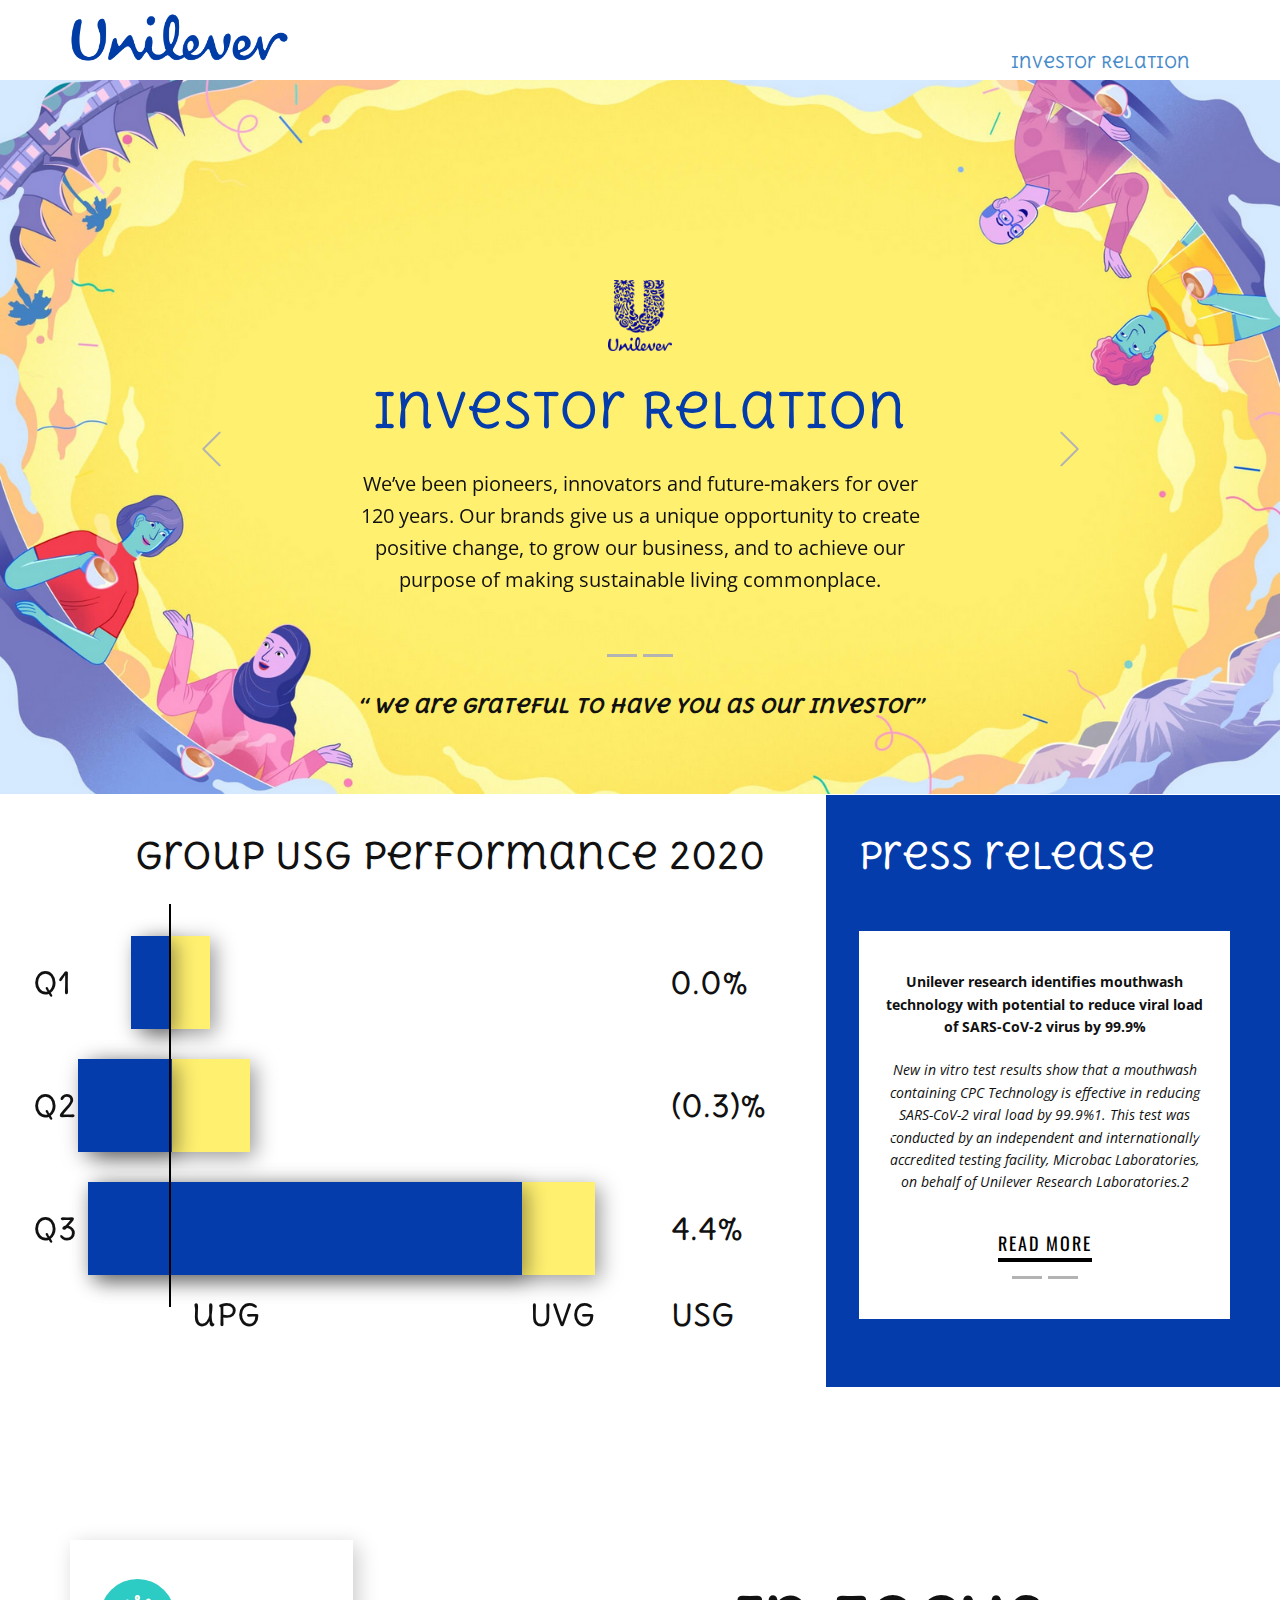
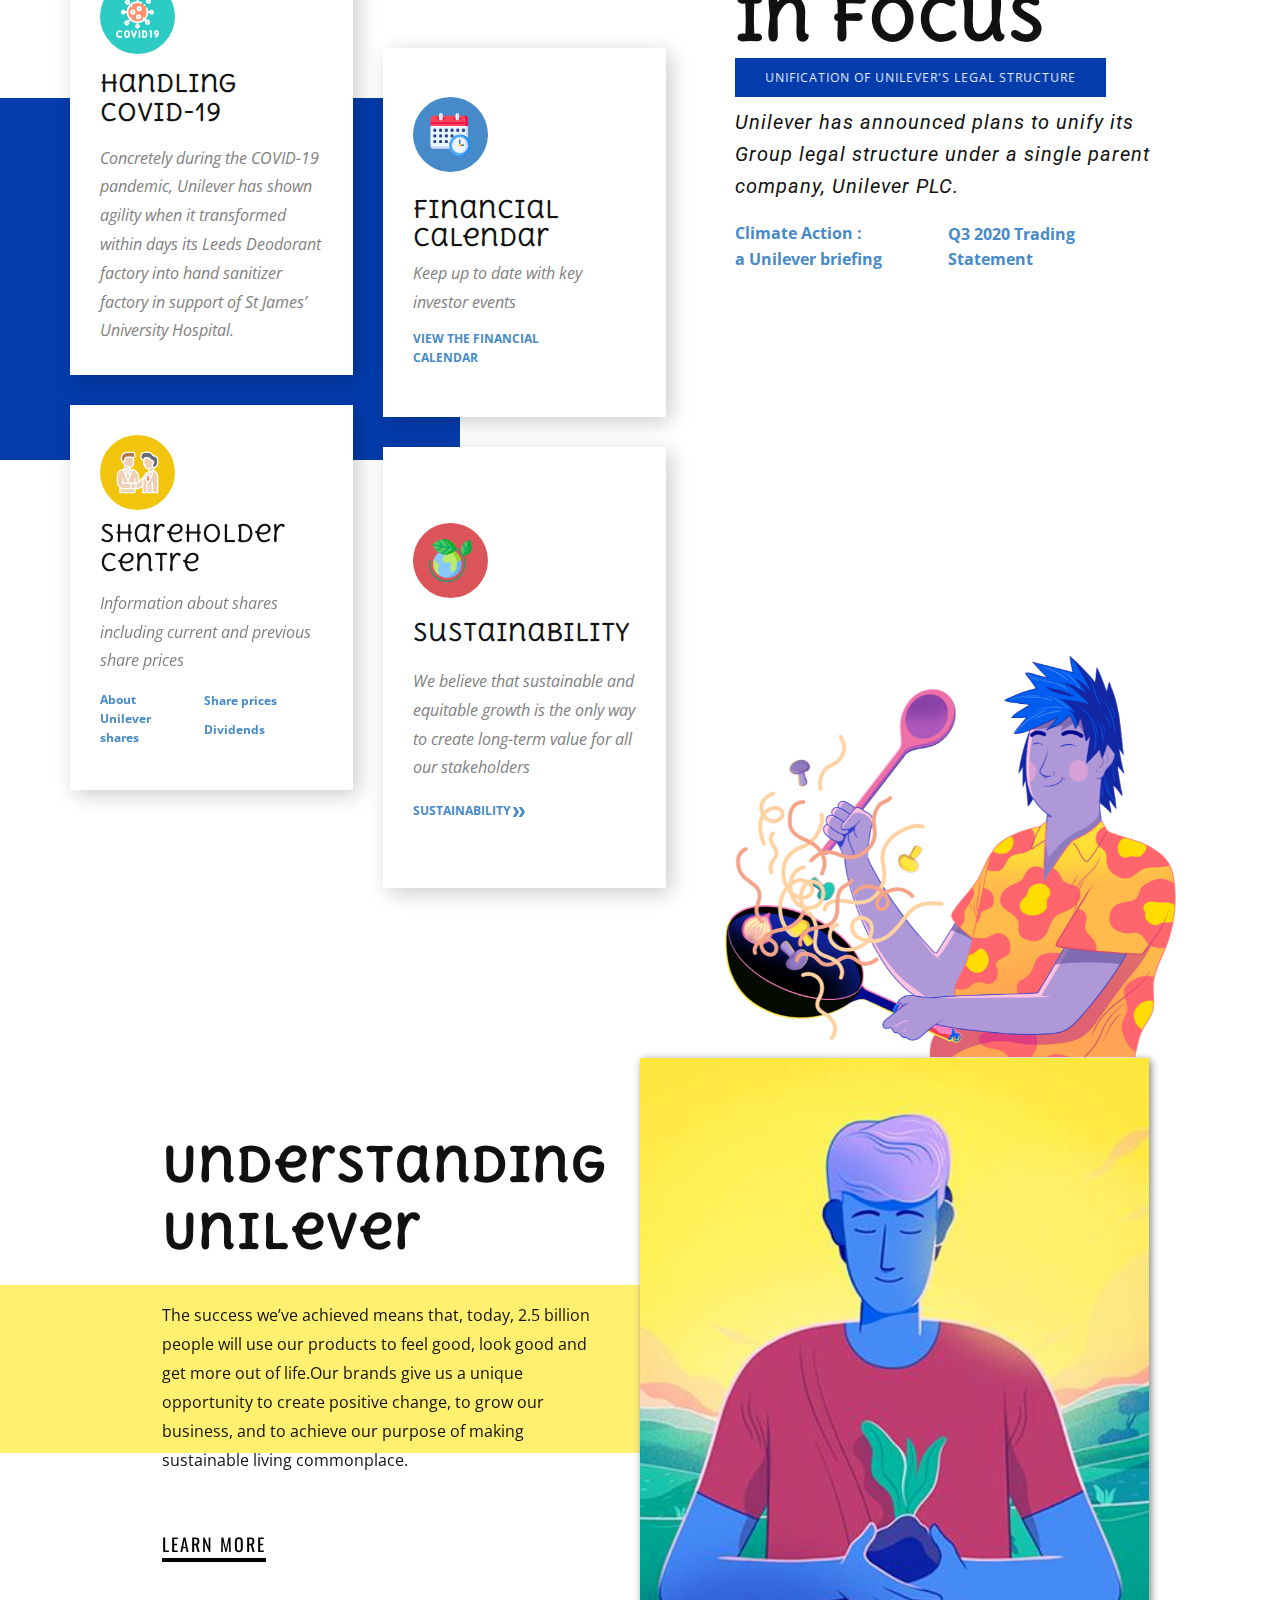
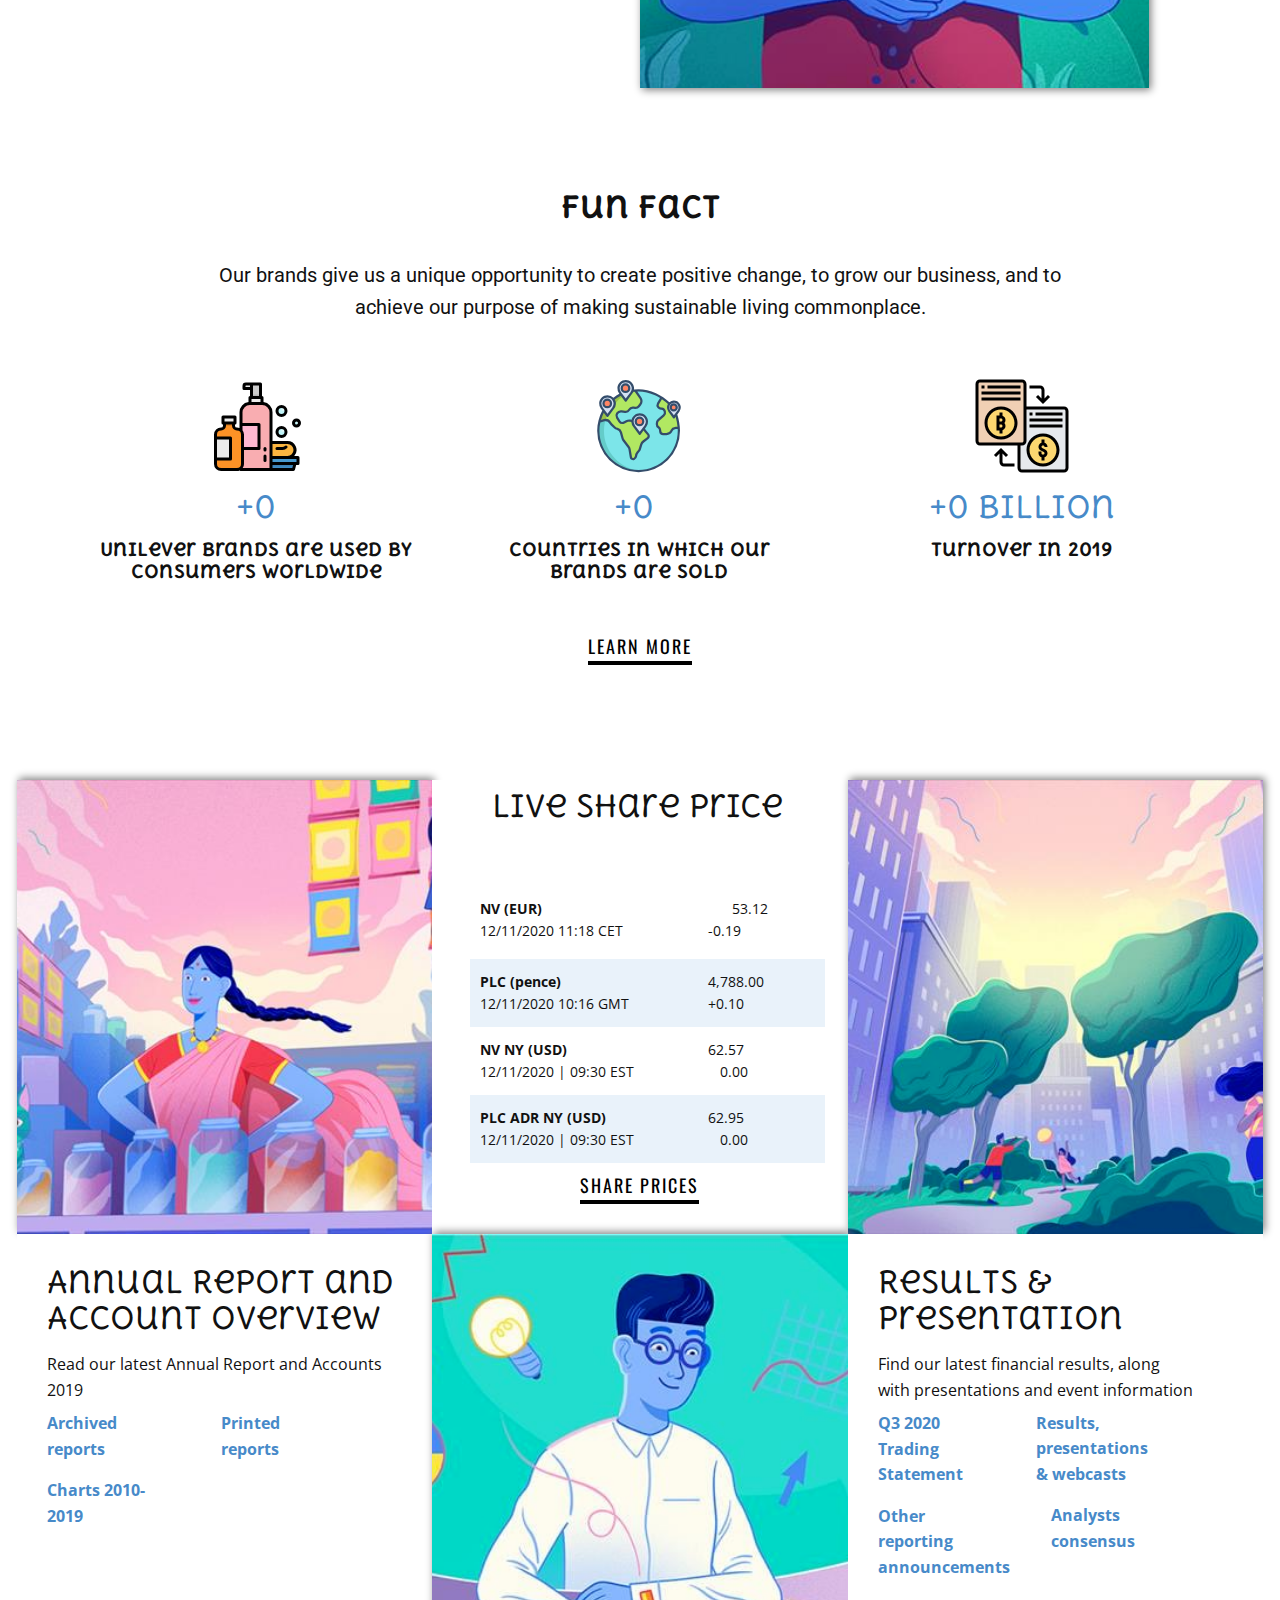
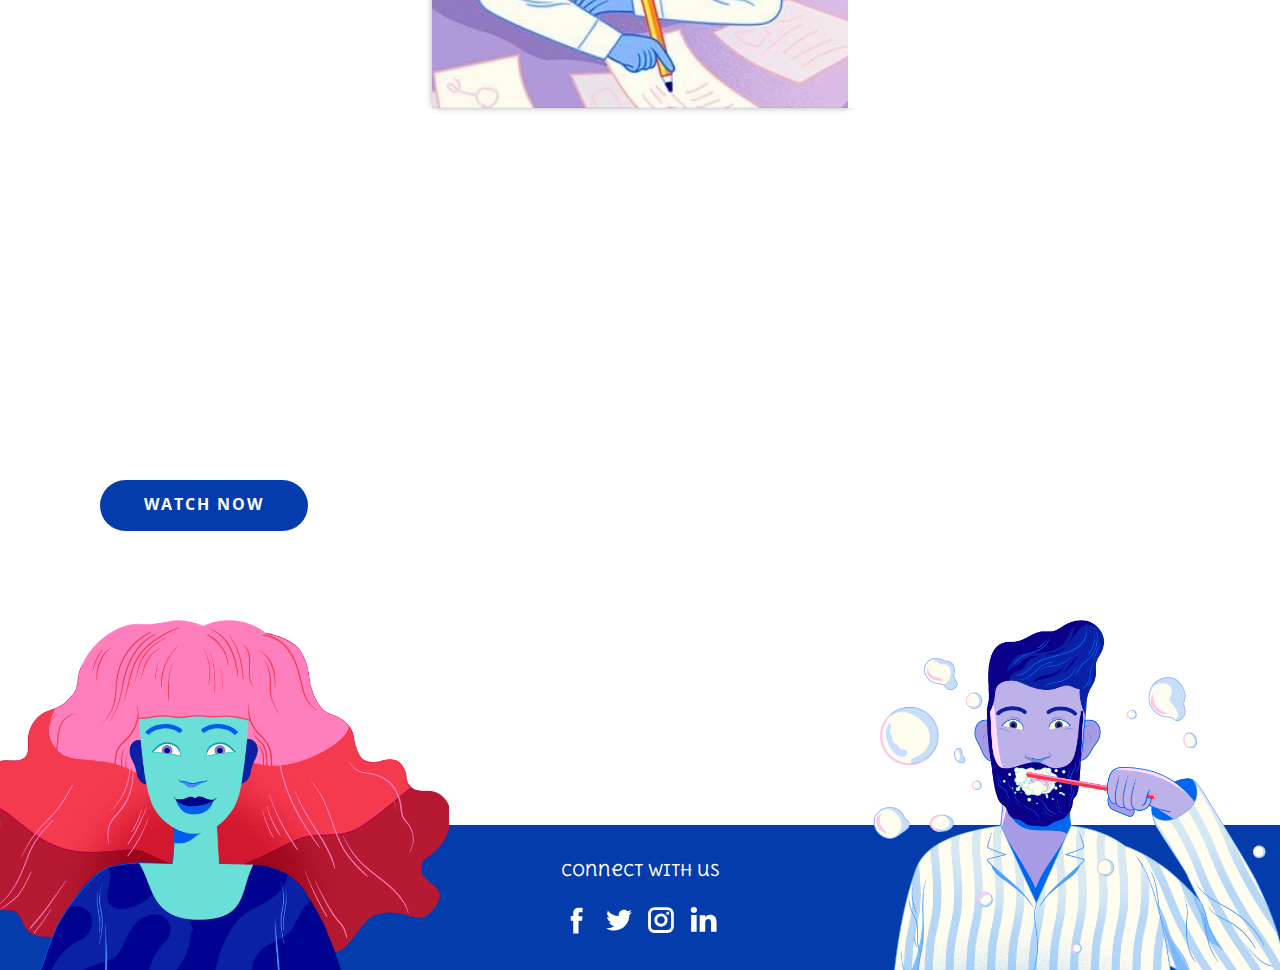
<file: Investor-Relation.html>
<!DOCTYPE html>
<html style="font-size: 16px;">
  <head>
    <meta name="viewport" content="width=device-width, initial-scale=1.0">
    <meta charset="utf-8">
    <meta name="keywords" content="Design Studio, Need Amazing Design?, Web Development &amp; Design, our perfect team, Branding, About&nbsp;Studio, Contact Us">
    <meta name="description" content="">
    <meta name="page_type" content="np-template-header-footer-from-plugin">
    <title>Investor Relation</title>
    <link rel="stylesheet" href="nicepage.css" media="screen">
<link rel="stylesheet" href="Investor-Relation.css" media="screen">
    <script class="u-script" type="text/javascript" src="jquery.js" defer=""></script>
    <script class="u-script" type="text/javascript" src="nicepage.js" defer=""></script>
    <meta name="generator" content="Nicepage 2.30.1, nicepage.com">
    
    
    
    
    
    <link id="u-theme-google-font" rel="stylesheet" href="https://fonts.googleapis.com/css?family=Roboto:100,100i,300,300i,400,400i,500,500i,700,700i,900,900i|Open+Sans:300,300i,400,400i,600,600i,700,700i,800,800i">
    <link id="u-page-google-font" rel="stylesheet" href="https://fonts.googleapis.com/css?family=Open+Sans:300,300i,400,400i,600,600i,700,700i,800,800i|Oswald:200,300,400,500,600,700|Roboto:100,100i,300,300i,400,400i,500,500i,700,700i,900,900i|Delius+Unicase:400,700">
    
    
    
    
    
    
    
    
    <script type="application/ld+json">{
		"@context": "http://schema.org",
		"@type": "Organization",
		"name": "Site1",
		"url": "index.html",
		"logo": "images/Unilever_text_logo.svg.png",
		"sameAs": []
}</script>
    <meta property="og:title" content="Investor Relation">
    <meta property="og:type" content="website">
    <meta name="theme-color" content="#478ac9">
    <link rel="canonical" href="index.html">
    <meta property="og:url" content="index.html">
  </head>
  <body class="u-body"><header class="u-clearfix u-header u-header" id="sec-baf2"><div class="u-clearfix u-sheet u-sheet-1">
        <a href="https://nicepage.com" class="u-image u-logo u-image-1" data-image-width="3000" data-image-height="673">
          <img src="images/Unilever_text_logo.svg.png" class="u-logo-image u-logo-image-1" data-image-width="218.6668">
        </a>
        <nav class="u-menu u-menu-dropdown u-offcanvas u-menu-1">
          <div class="menu-collapse u-custom-font" style="font-size: 1rem; letter-spacing: 0px; font-family: &quot;Delius Unicase&quot;;">
            <a class="u-button-style u-custom-left-right-menu-spacing u-custom-padding-bottom u-custom-top-bottom-menu-spacing u-nav-link u-text-active-palette-1-base u-text-hover-palette-2-base" href="#">
              <svg><use xmlns:xlink="http://www.w3.org/1999/xlink" xlink:href="#menu-hamburger"></use></svg>
              <svg version="1.1" xmlns="http://www.w3.org/2000/svg" xmlns:xlink="http://www.w3.org/1999/xlink"><defs><symbol id="menu-hamburger" viewBox="0 0 16 16" style="width: 16px; height: 16px;"><rect y="1" width="16" height="2"></rect><rect y="7" width="16" height="2"></rect><rect y="13" width="16" height="2"></rect>
</symbol>
</defs></svg>
            </a>
          </div>
          <div class="u-custom-menu u-nav-container">
            <ul class="u-custom-font u-nav u-unstyled u-nav-1"><li class="u-nav-item"><a class="u-button-style u-nav-link u-text-active-palette-1-base u-text-hover-palette-2-base" href="Investor-Relation.html" style="padding: 10px 20px;">Investor Relation</a>
</li></ul>
          </div>
          <div class="u-custom-menu u-nav-container-collapse">
            <div class="u-black u-container-style u-inner-container-layout u-opacity u-opacity-95 u-sidenav">
              <div class="u-sidenav-overflow">
                <div class="u-menu-close"></div>
                <ul class="u-align-center u-nav u-popupmenu-items u-unstyled u-nav-2"><li class="u-nav-item"><a class="u-button-style u-nav-link" href="Investor-Relation.html" style="padding: 10px 20px;">Investor Relation</a>
</li></ul>
              </div>
            </div>
            <div class="u-black u-menu-overlay u-opacity u-opacity-70"></div>
          </div>
        </nav>
      </div></header>
    <section class="u-align-center u-clearfix u-image u-section-1" id="sec-a89d" data-image-width="2200" data-image-height="1238">
      <div class="u-clearfix u-sheet u-sheet-1">
        <div id="carousel-5989" data-interval="5000" data-u-ride="carousel" class="u-carousel u-expanded-width-sm u-expanded-width-xs u-slider u-slider-1">
          <ol class="u-absolute-hcenter u-carousel-indicators u-carousel-indicators-1">
            <li data-u-target="#carousel-5989" class="u-active u-grey-30" data-u-slide-to="0"></li>
            <li data-u-target="#carousel-5989" class="u-grey-30" data-u-slide-to="1"></li>
          </ol>
          <div class="u-carousel-inner" role="listbox">
            <div class="u-active u-align-left u-carousel-item u-container-style u-slide">
              <div class="u-container-layout u-container-layout-1"><span class="u-file-icon u-icon u-icon-circle u-text-grey-25 u-icon-1"><img src="images/1200px-Unilever.svg.png" alt=""></span>
                <p class="u-align-center u-custom-font u-large-text u-text u-text-custom-color-1 u-text-variant u-text-1">Investor Relation</p>
                <p class="u-align-center u-text u-text-2">We’ve been pioneers, innovators and future-makers for over 120 years. Our brands give us a unique opportunity to create positive change, to grow our business, and to achieve our purpose of making sustainable living commonplace.</p>
              </div>
            </div>
            <div class="test-slide u-carousel-item u-container-style u-slide">
              <div class="u-container-layout u-valign-middle u-container-layout-2">
                <div class="u-expand-resize u-video u-video-contain u-video-1">
                  <div style="position: absolute;" class="embed-responsive">
                    <iframe style="position: absolute;top: 0;left: 0;width: 100%;height: 100%;" class="embed-responsive-item" src="https://www.youtube.com/embed/9zbEJXxGNrs?mute=0&amp;showinfo=0&amp;controls=0&amp;start=0&amp;autoplay=1" frameborder="0" allowfullscreen=""></iframe>
                  </div>
                </div>
              </div>
            </div>
          </div>
          <a class="u-absolute-vcenter u-carousel-control u-carousel-control-prev u-text-grey-30 u-carousel-control-1" href="#carousel-5989" role="button" data-u-slide="prev">
            <span aria-hidden="true">
              <svg viewBox="0 0 477.175 477.175"><path d="M145.188,238.575l215.5-215.5c5.3-5.3,5.3-13.8,0-19.1s-13.8-5.3-19.1,0l-225.1,225.1c-5.3,5.3-5.3,13.8,0,19.1l225.1,225
                    c2.6,2.6,6.1,4,9.5,4s6.9-1.3,9.5-4c5.3-5.3,5.3-13.8,0-19.1L145.188,238.575z"></path></svg>
            </span>
            <span class="sr-only">+Previous</span>
          </a>
          <a class="u-absolute-vcenter u-carousel-control u-carousel-control-next u-text-grey-30 u-carousel-control-2" href="#carousel-5989" role="button" data-u-slide="next">
            <span aria-hidden="true">
              <svg viewBox="0 0 477.175 477.175"><path d="M360.731,229.075l-225.1-225.1c-5.3-5.3-13.8-5.3-19.1,0s-5.3,13.8,0,19.1l215.5,215.5l-215.5,215.5
                    c-5.3,5.3-5.3,13.8,0,19.1c2.6,2.6,6.1,4,9.5,4c3.4,0,6.9-1.3,9.5-4l225.1-225.1C365.931,242.875,365.931,234.275,360.731,229.075z"></path></svg>
            </span>
            <span class="sr-only">+Next</span>
          </a>
        </div>
        <p class="u-custom-font u-text u-text-default u-text-3">“ we
are grateful to have you as our investor”</p>
      </div>
    </section>
    <section class="u-clearfix u-section-2" id="sec-f709">
      <div class="u-clearfix u-sheet u-sheet-1">
        <div class="u-custom-color-1 u-shape u-shape-rectangle u-shape-1"></div>
        <p class="u-align-center u-custom-font u-text u-text-1">Group USG performance 2020</p>
        <p class="u-custom-font u-text u-text-body-alt-color u-text-2">press release</p>
        <div class="u-custom-color-2 u-shape u-shape-rectangle u-shape-2" data-animation-name="slideIn" data-animation-duration="1000" data-animation-delay="0" data-animation-direction="Left"></div>
        <div class="u-custom-color-1 u-shape u-shape-rectangle u-shape-3" data-animation-name="slideIn" data-animation-duration="1000" data-animation-delay="0" data-animation-direction="Left"></div>
        <div class="u-custom-color-2 u-shape u-shape-rectangle u-shape-4" data-animation-name="slideIn" data-animation-duration="2000" data-animation-delay="250" data-animation-direction="Left"></div>
        <div class="u-custom-color-1 u-shape u-shape-rectangle u-shape-5" data-animation-name="slideIn" data-animation-duration="2000" data-animation-delay="250" data-animation-direction="Left"></div>
        <div class="u-custom-color-2 u-shape u-shape-rectangle u-shape-6" data-animation-name="slideIn" data-animation-duration="2250" data-animation-delay="500" data-animation-direction="Left"></div>
        <div class="u-custom-color-1 u-shape u-shape-rectangle u-shape-7" data-animation-name="slideIn" data-animation-duration="2250" data-animation-delay="500" data-animation-direction="Left"></div>
        <div class="u-border-2 u-border-black u-line u-line-vertical u-line-1"></div>
        <p class="u-custom-font u-text u-text-default u-text-3">upg</p>
        <p class="u-custom-font u-text u-text-default u-text-4">UVG</p>
        <p class="u-custom-font u-text u-text-default u-text-5">USG</p>
        <p class="u-custom-font u-text u-text-default u-text-6">4.4%</p>
        <p class="u-custom-font u-text u-text-default u-text-7">(0.3)%</p>
        <p class="u-custom-font u-text u-text-8">0.0%</p>
        <p class="u-custom-font u-text u-text-9">Q3</p>
        <p class="u-custom-font u-text u-text-default u-text-10">Q2</p>
        <p class="u-custom-font u-text u-text-11">Q1</p>
        <div id="carousel-5989" data-interval="5000" data-u-ride="carousel" class="u-carousel u-slider u-slider-1">
          <ol class="u-absolute-hcenter u-carousel-indicators u-carousel-indicators-1">
            <li data-u-target="#carousel-5989" class="u-active u-grey-30" data-u-slide-to="0"></li>
            <li data-u-target="#carousel-5989" class="u-grey-30" data-u-slide-to="1"></li>
          </ol>
          <div class="u-carousel-inner" role="listbox">
            <div class="u-active u-carousel-item u-container-style u-expanded-width u-slide u-white u-carousel-item-1">
              <div class="u-container-layout u-container-layout-1">
                <p class="u-align-center u-large-text u-text u-text-variant u-text-12">Unilever research identifies mouthwash technology with potential to reduce viral load of SARS-CoV-2 virus by 99.9%</p>
                <h6 class="u-align-center u-custom-font u-text u-text-font u-text-13"><i>New&nbsp;in vitro&nbsp;test results show that a mouthwash containing CPC Technology is effective in reducing SARS-CoV-2 viral load by 99.9%1. This test was conducted by an independent and internationally accredited testing facility, Microbac Laboratories, on behalf of Unilever Research Laboratories.2</i>
                </h6>
                <a href="" class="u-active-none u-border-4 u-border-black u-btn u-btn-rectangle u-button-style u-custom-font u-font-oswald u-hover-none u-none u-btn-1">read more</a>
              </div>
            </div>
            <div class="u-carousel-item u-container-style u-expanded-width u-slide u-white u-carousel-item-2">
              <div class="u-container-layout u-valign-top u-container-layout-2">
                <p class="u-align-center u-large-text u-text u-text-variant u-text-14">Unilever makes progress on its sustainable packaging goals</p>
                <h6 class="u-align-center u-custom-font u-text u-text-font u-text-15"><i>London/Rotterdam; Unilever, owner of brands including Dove, Seventh Generation and Magnum, continues to make progress towards its ambitious commitments for a waste-free world, despite the challenging environment created by Covid-19. Unilever’s commitments remain unchanged and the company has significantly stepped up its use of recycled plastic.</i>
                  <br>
                </h6>
                <a href="" class="u-active-none u-border-4 u-border-black u-btn u-btn-rectangle u-button-style u-custom-font u-font-oswald u-hover-none u-none u-btn-2">read more</a>
              </div>
            </div>
          </div>
          <a class="u-absolute-vcenter u-carousel-control u-carousel-control-prev u-spacing-13 u-text-body-alt-color u-carousel-control-1" href="#carousel-5989" role="button" data-u-slide="prev">
            <span aria-hidden="true">
              <svg viewBox="0 0 477.175 477.175"><path d="M145.188,238.575l215.5-215.5c5.3-5.3,5.3-13.8,0-19.1s-13.8-5.3-19.1,0l-225.1,225.1c-5.3,5.3-5.3,13.8,0,19.1l225.1,225
		c2.6,2.6,6.1,4,9.5,4s6.9-1.3,9.5-4c5.3-5.3,5.3-13.8,0-19.1L145.188,238.575z"></path></svg>
            </span>
            <span class="sr-only">
              <svg viewBox="0 0 477.175 477.175"><path d="M145.188,238.575l215.5-215.5c5.3-5.3,5.3-13.8,0-19.1s-13.8-5.3-19.1,0l-225.1,225.1c-5.3,5.3-5.3,13.8,0,19.1l225.1,225
		c2.6,2.6,6.1,4,9.5,4s6.9-1.3,9.5-4c5.3-5.3,5.3-13.8,0-19.1L145.188,238.575z"></path></svg>
            </span>
          </a>
          <a class="u-absolute-vcenter u-carousel-control u-carousel-control-next u-spacing-13 u-text-body-alt-color u-carousel-control-2" href="#carousel-5989" role="button" data-u-slide="next">
            <span aria-hidden="true">
              <svg viewBox="0 0 477.175 477.175"><path d="M360.731,229.075l-225.1-225.1c-5.3-5.3-13.8-5.3-19.1,0s-5.3,13.8,0,19.1l215.5,215.5l-215.5,215.5
		c-5.3,5.3-5.3,13.8,0,19.1c2.6,2.6,6.1,4,9.5,4c3.4,0,6.9-1.3,9.5-4l225.1-225.1C365.931,242.875,365.931,234.275,360.731,229.075z"></path></svg>
            </span>
            <span class="sr-only">
              <svg viewBox="0 0 477.175 477.175"><path d="M360.731,229.075l-225.1-225.1c-5.3-5.3-13.8-5.3-19.1,0s-5.3,13.8,0,19.1l215.5,215.5l-215.5,215.5
		c-5.3,5.3-5.3,13.8,0,19.1c2.6,2.6,6.1,4,9.5,4c3.4,0,6.9-1.3,9.5-4l225.1-225.1C365.931,242.875,365.931,234.275,360.731,229.075z"></path></svg>
            </span>
          </a>
        </div>
      </div>
    </section>
    <section class="u-align-left u-clearfix u-white u-section-3" id="carousel_8fb6">
      <div class="u-align-left u-container-style u-custom-color-1 u-group u-shape-rectangle u-group-1" data-animation-name="slideIn" data-animation-duration="1000" data-animation-delay="0" data-animation-direction="Left">
        <div class="u-container-layout u-container-layout-1"></div>
      </div>
      <div class="u-align-left u-container-style u-group u-group-2">
        <div class="u-container-layout u-container-layout-2">
          <h2 class="u-custom-font u-text u-text-1">In Focus</h2>
          <a href="https://nicepage.com" class="u-btn u-button-style u-custom-color-1 u-hover-palette-1-dark-1 u-btn-1" data-animation-name="slideIn" data-animation-duration="1000" data-animation-delay="0" data-animation-direction="Left">UNIFICATION OF UNILEVER'S LEGAL STRUCTURE</a>
          <h5 class="u-text u-text-2">Unilever has announced plans to unify its Group legal structure under a single parent company, Unilever PLC.</h5>
          <a href="" class="u-align-left u-border-1 u-border-active-palette-2-base u-border-hover-palette-1-base u-btn u-button-style u-none u-text-palette-1-base u-btn-2">Climate Action :<br>a Unilever briefing
          </a>
          <a href="" class="u-align-left u-border-1 u-border-active-palette-2-base u-border-hover-palette-1-base u-btn u-button-style u-none u-text-palette-1-base u-btn-3">Q3 2020 Trading&nbsp;<br>Statement
          </a>
        </div>
      </div>
      <div class="u-clearfix u-gutter-30 u-layout-wrap u-layout-wrap-1">
        <div class="u-gutter-0 u-layout">
          <div class="u-layout-row">
            <div class="u-size-30">
              <div class="u-layout-col">
                <div class="u-align-left u-container-style u-layout-cell u-right-cell u-size-20 u-size-30-md u-white u-layout-cell-1">
                  <div class="u-container-layout u-valign-bottom u-container-layout-3"><span class="u-icon u-icon-circle u-palette-4-base u-spacing-16 u-icon-1"><svg class="u-svg-link" preserveAspectRatio="xMidYMin slice" viewBox="0 0 512.019 512.019" style=""><use xmlns:xlink="http://www.w3.org/1999/xlink" xlink:href="#svg-d82c"></use></svg><svg xmlns="http://www.w3.org/2000/svg" xmlns:xlink="http://www.w3.org/1999/xlink" version="1.1" xml:space="preserve" class="u-svg-content" viewBox="0 0 512.019 512.019" id="svg-d82c"><g id="XMLID_629_"><ellipse id="XMLID_494_" cx="255.798" cy="204.54" fill="#ff9171" rx="119.097" ry="119.097" transform="matrix(.707 -.707 .707 .707 -69.71 240.785)"></ellipse><g id="XMLID_2843_"><circle id="XMLID_2844_" cx="128.791" cy="331.546" fill="#b7eabc" r="21.123"></circle>
</g><g id="XMLID_2841_"><circle id="XMLID_2842_" cx="128.791" cy="331.546" fill="#b7eabc" r="21.123"></circle>
</g><g fill="#b7eabc"><circle id="XMLID_2830_" cx="255.798" cy="372.013" r="18.105"></circle><circle id="XMLID_1797_" cx="255.798" cy="372.013" r="18.105"></circle><ellipse id="XMLID_1768_" cx="255.798" cy="32.59" rx="22.581" ry="22.581" transform="matrix(.987 -.16 .16 .987 -1.917 41.395)"></ellipse><ellipse id="XMLID_1614_" cx="255.798" cy="32.59" rx="22.581" ry="22.581" transform="matrix(.987 -.16 .16 .987 -1.917 41.395)"></ellipse><ellipse id="XMLID_1822_" cx="88.324" cy="204.54" rx="18.105" ry="18.105" transform="matrix(.23 -.973 .973 .23 -131.037 243.507)"></ellipse><ellipse id="XMLID_1821_" cx="88.324" cy="204.54" rx="18.105" ry="18.105" transform="matrix(.23 -.973 .973 .23 -131.037 243.507)"></ellipse><ellipse id="XMLID_1798_" cx="423.271" cy="204.54" rx="18.105" ry="18.105" transform="matrix(.707 -.707 .707 .707 -20.658 359.206)"></ellipse><ellipse id="XMLID_1796_" cx="423.271" cy="204.54" rx="18.105" ry="18.105" transform="matrix(.707 -.707 .707 .707 -20.658 359.206)"></ellipse>
</g><g id="XMLID_1788_"><ellipse id="XMLID_1791_" cx="374.895" cy="323.637" fill="#b7eabc" rx="21.123" ry="21.123" transform="matrix(.987 -.16 .16 .987 -47 64.23)"></ellipse>
</g><g id="XMLID_1786_"><ellipse id="XMLID_1787_" cx="374.895" cy="323.637" fill="#b7eabc" rx="21.123" ry="21.123" transform="matrix(.987 -.16 .16 .987 -47 64.23)"></ellipse>
</g><g id="XMLID_179_"><circle id="XMLID_181_" cx="201.117" cy="204.54" fill="#b7eabc" r="21.123"></circle>
</g><g id="XMLID_177_"><circle id="XMLID_178_" cx="201.117" cy="204.54" fill="#b7eabc" r="21.123"></circle>
</g><g id="XMLID_204_"><ellipse id="XMLID_207_" cx="277.047" cy="162.294" fill="#b7eabc" rx="21.123" ry="21.123" transform="matrix(.987 -.16 .16 .987 -22.419 46.474)"></ellipse>
</g><g id="XMLID_185_"><ellipse id="XMLID_186_" cx="277.047" cy="162.294" fill="#b7eabc" rx="21.123" ry="21.123" transform="matrix(.987 -.16 .16 .987 -22.419 46.474)"></ellipse>
</g><g id="XMLID_212_"><circle id="XMLID_213_" cx="268.406" cy="259.221" fill="#b7eabc" r="21.123"></circle>
</g><g id="XMLID_210_"><circle id="XMLID_211_" cx="268.406" cy="259.221" fill="#b7eabc" r="21.123"></circle>
</g><g id="XMLID_1843_"><circle id="XMLID_1844_" cx="136.039" cy="84.781" fill="#b7eabc" r="21.123"></circle>
</g><g id="XMLID_1833_"><circle id="XMLID_1842_" cx="136.039" cy="84.781" fill="#b7eabc" r="21.123"></circle>
</g><g id="XMLID_1545_"><g id="XMLID_1828_"><ellipse id="XMLID_1829_" cx="386.757" cy="73.58" fill="#b7eabc" rx="21.123" ry="21.123" transform="matrix(.924 -.383 .383 .924 1.282 153.607)"></ellipse>
</g><g id="XMLID_1826_"><ellipse id="XMLID_1827_" cx="386.757" cy="73.58" fill="#b7eabc" rx="21.123" ry="21.123" transform="matrix(.924 -.383 .383 .924 1.282 153.607)"></ellipse>
</g>
</g><g id="XMLID_624_"><path id="XMLID_626_" d="m279.132 420.01c-5.523 0-10 4.478-10 10v72c0 5.523 4.477 10 10 10s10-4.478 10-10v-72c0-5.523-4.477-10-10-10z"></path><path id="XMLID_1032_" d="m58.031 487.455c-3.332 3.022-7.599 4.555-12.682 4.555-13.977 0-25.349-11.663-25.349-26s11.372-26 25.349-26c4.431 0 8.787 1.187 12.598 3.432 4.757 2.801 10.889 1.218 13.692-3.541 2.803-4.758 1.218-10.888-3.541-13.691-6.885-4.056-14.751-6.199-22.749-6.199-25.005-.001-45.349 20.634-45.349 45.999 0 25.364 20.344 46 45.349 46 10.062 0 19.094-3.369 26.12-9.742 4.091-3.711 4.398-10.035.688-14.125-3.711-4.091-10.035-4.4-14.126-.688z"></path><path id="XMLID_1033_" d="m242.285 420.651c-5.241-1.741-10.901 1.096-12.643 6.338l-15.731 47.354-16.527-47.613c-1.812-5.217-7.509-7.981-12.727-6.168-5.217 1.812-7.979 7.509-6.168 12.727l24.641 70.985c1.645 4.636 6.041 7.735 10.954 7.735h.077c4.944-.033 9.336-3.199 10.952-7.949l23.509-70.767c1.741-5.24-1.096-10.9-6.337-12.642z"></path><path id="XMLID_1036_" d="m131.211 420.085c-19.152 0-34.734 15.581-34.734 34.733v22.458c0 19.152 15.582 34.733 34.734 34.733s34.733-15.581 34.733-34.733v-22.458c.001-19.152-15.581-34.733-34.733-34.733zm14.734 57.191c0 8.124-6.609 14.733-14.733 14.733s-14.734-6.609-14.734-14.733v-22.458c0-8.124 6.609-14.733 14.734-14.733 8.124 0 14.733 6.609 14.733 14.733z"></path><path id="XMLID_1037_" d="m417.048 420.01h-12.64c-5.523 0-10 4.478-10 10 0 5.523 4.477 10 10 10h2.64v62c0 5.523 4.477 10 10 10s10-4.478 10-10v-72c0-5.523-4.477-10-10-10z"></path><path id="XMLID_1040_" d="m512.019 451.42c0-16.995-13.826-30.821-30.821-30.821-16.994 0-30.82 13.826-30.82 30.821 0 16.83 13.562 30.544 30.331 30.808-5.26 7.479-10.367 11.474-10.538 11.605-4.396 3.305-5.302 9.544-2.016 13.962 1.963 2.639 4.978 4.033 8.032 4.033 2.075 0 4.167-.644 5.96-1.978 1.035-.77 25.237-19.148 29.487-53.577.251-1.581.385-3.202.385-4.853zm-41.641 0c0-5.967 4.854-10.821 10.82-10.821 5.967 0 10.821 4.854 10.821 10.821s-4.854 10.82-10.821 10.82c-5.966 0-10.82-4.853-10.82-10.82z"></path><path id="XMLID_1043_" d="m423.272 176.435c-11.976 0-22.22 7.532-26.26 18.105h-12.496c-1.083-14.226-4.485-28.03-10.155-41.155-2.191-5.07-8.077-7.405-13.146-5.214-5.07 2.19-7.404 8.076-5.214 13.146 5.902 13.663 8.895 28.205 8.895 43.224 0 26.485-9.49 50.793-25.244 69.711l-6.297-6.297c-3.905-3.903-10.237-3.904-14.142 0-3.905 3.905-3.906 10.237-.001 14.142l6.297 6.297c-18.918 15.754-43.226 25.244-69.711 25.244s-50.794-9.49-69.711-25.244l.978-.978c3.905-3.905 3.905-10.237 0-14.143-3.905-3.904-10.237-3.904-14.143 0l-.978.978c-15.754-18.918-25.244-43.226-25.244-69.711s9.49-50.793 25.244-69.711l8.226 8.226c1.953 1.953 4.512 2.929 7.071 2.929s5.119-.976 7.071-2.929c3.905-3.905 3.905-10.237 0-14.143l-8.226-8.226c18.918-15.754 43.226-25.244 69.711-25.244 14.865 0 29.27 2.934 42.814 8.719 5.081 2.17 10.955-.19 13.124-5.268 2.17-5.079-.189-10.955-5.268-13.124-12.982-5.545-26.623-8.876-40.671-9.946v-12.228c13.087-4.231 22.58-16.527 22.58-31.005 0-17.965-14.616-32.581-32.58-32.581-17.965 0-32.581 14.616-32.581 32.581 0 14.477 9.494 26.773 22.581 31.005v12.232c-28.091 2.162-53.689 13.358-73.895 30.675l-7.959-7.959c2.056-4.152 3.218-8.823 3.218-13.762 0-17.161-13.961-31.123-31.123-31.123-17.161 0-31.123 13.962-31.123 31.123s13.962 31.123 31.123 31.123c4.939 0 9.61-1.162 13.762-3.218l7.959 7.959c-17.317 20.206-28.513 45.804-30.675 73.895h-12.501c-4.04-10.573-14.284-18.105-26.26-18.105-15.498 0-28.105 12.608-28.105 28.105s12.608 28.105 28.105 28.105c11.976 0 22.22-7.532 26.26-18.105h12.5c2.162 28.091 13.359 53.689 30.676 73.895l-15.207 15.207c-4.152-2.056-8.823-3.218-13.762-3.218-17.161 0-31.123 13.961-31.123 31.122s13.962 31.123 31.123 31.123 31.123-13.962 31.123-31.123c0-4.939-1.162-9.61-3.218-13.762l15.207-15.207c20.207 17.317 45.804 28.513 73.895 30.675v12.501c-10.574 4.04-18.105 14.285-18.105 26.26 0 15.497 12.608 28.105 28.105 28.105s28.105-12.608 28.105-28.105c0-11.976-7.532-22.22-18.105-26.26v-12.501c28.091-2.162 53.688-13.359 73.895-30.675l7.297 7.298c-2.056 4.152-3.218 8.823-3.218 13.762 0 17.161 13.962 31.123 31.123 31.123s31.123-13.962 31.123-31.123-13.961-31.122-31.123-31.122c-4.939 0-9.61 1.162-13.762 3.218l-7.298-7.298c17.317-20.206 28.513-45.804 30.675-73.895h12.5c4.04 10.574 14.284 18.105 26.261 18.105 15.497 0 28.105-12.608 28.105-28.105.002-15.498-12.605-28.105-28.102-28.105zm-167.474-156.425c6.937 0 12.58 5.644 12.58 12.581s-5.643 12.581-12.58 12.581-12.581-5.644-12.581-12.581 5.644-12.581 12.581-12.581zm-119.759 75.894c-6.133 0-11.123-4.99-11.123-11.123s4.99-11.123 11.123-11.123 11.123 4.99 11.123 11.123-4.99 11.123-11.123 11.123zm-47.715 116.741c-4.469 0-8.105-3.636-8.105-8.105s3.636-8.105 8.105-8.105 8.105 3.636 8.105 8.105-3.635 8.105-8.105 8.105zm40.468 130.024c-6.133 0-11.123-4.99-11.123-11.123s4.99-11.122 11.123-11.122 11.123 4.989 11.123 11.122c-.001 6.133-4.991 11.123-11.123 11.123zm127.006 37.45c-4.469 0-8.105-3.636-8.105-8.105s3.636-8.105 8.105-8.105 8.105 3.636 8.105 8.105-3.636 8.105-8.105 8.105zm119.097-67.604c6.133 0 11.123 4.989 11.123 11.122s-4.99 11.123-11.123 11.123-11.123-4.99-11.123-11.123 4.99-11.122 11.123-11.122zm48.377-99.87c-4.469 0-8.106-3.636-8.106-8.105s3.636-8.105 8.106-8.105c4.469 0 8.105 3.636 8.105 8.105-.001 4.469-3.636 8.105-8.105 8.105z"></path><path id="XMLID_1052_" d="m169.994 204.54c0 17.161 13.962 31.123 31.123 31.123s31.123-13.962 31.123-31.123-13.962-31.123-31.123-31.123-31.123 13.961-31.123 31.123zm42.245 0c0 6.133-4.99 11.123-11.123 11.123s-11.123-4.99-11.123-11.123 4.99-11.123 11.123-11.123 11.123 4.99 11.123 11.123z"></path><path id="XMLID_1055_" d="m277.047 131.171c-17.161 0-31.123 13.961-31.123 31.123 0 17.161 13.961 31.123 31.123 31.123 17.161 0 31.123-13.962 31.123-31.123s-13.962-31.123-31.123-31.123zm0 42.246c-6.133 0-11.123-4.99-11.123-11.123s4.99-11.123 11.123-11.123 11.123 4.99 11.123 11.123-4.989 11.123-11.123 11.123z"></path><path id="XMLID_1058_" d="m268.406 228.098c-17.161 0-31.123 13.961-31.123 31.122s13.962 31.123 31.123 31.123 31.122-13.962 31.122-31.123c0-17.16-13.961-31.122-31.122-31.122zm0 42.246c-6.133 0-11.123-4.99-11.123-11.123s4.99-11.122 11.123-11.122 11.122 4.99 11.122 11.122c0 6.133-4.989 11.123-11.122 11.123z"></path><path id="XMLID_1061_" d="m386.757 104.703c17.161 0 31.123-13.961 31.123-31.123s-13.962-31.123-31.123-31.123-31.122 13.962-31.122 31.123 13.961 31.123 31.122 31.123zm0-42.245c6.133 0 11.123 4.99 11.123 11.123s-4.99 11.123-11.123 11.123-11.122-4.99-11.122-11.123c-.001-6.134 4.989-11.123 11.122-11.123z"></path><path id="XMLID_1062_" d="m339.84 130.16c2.63 0 5.21-1.07 7.07-2.93s2.93-4.44 2.93-7.08c0-2.63-1.07-5.21-2.93-7.07s-4.44-2.93-7.07-2.93-5.21 1.07-7.07 2.93-2.93 4.44-2.93 7.07c0 2.64 1.07 5.22 2.93 7.08 1.86 1.859 4.44 2.93 7.07 2.93z"></path><path id="XMLID_1065_" d="m335.332 420.01h-16.2c-2.655 0-5.202 1.057-7.078 2.936-1.876 1.88-2.927 4.428-2.922 7.083v72.017c.01 2.655 1.221 5.197 3.106 7.066 1.873 1.857 4.404 2.898 7.04 2.898h.052c.445-.003 10.964-.059 16.773-.16 22.195-.388 38.304-19.667 38.304-45.84.001-27.514-15.702-46-39.075-46zm.422 71.844c-1.823.031-4.165.059-6.51.082-.027-8.445-.079-43.13-.094-51.926h6.182c17.7 0 19.076 19.9 19.076 26 0 12.701-5.768 25.618-18.654 25.844z"></path>
</g>
</g></svg></span>
                    <h4 class="u-custom-font u-text u-text-default u-text-3">Handling Covid-19</h4>
                    <p class="u-text u-text-default u-text-grey-50 u-text-4">Concretely during the COVID-19 pandemic,
Unilever has shown agility when it transformed within days its
Leeds Deodorant factory into hand sanitizer factory in support of St James’
University Hospital.</p>
                  </div>
                </div>
                <div class="u-align-left u-container-style u-layout-cell u-right-cell u-size-20 u-size-30-md u-white u-layout-cell-2">
                  <div class="u-container-layout u-container-layout-4"><span class="u-icon u-icon-circle u-palette-3-base u-spacing-16 u-text-body-alt-color u-icon-2"><svg class="u-svg-link" preserveAspectRatio="xMidYMin slice" viewBox="0 0 64 64" style=""><use xmlns:xlink="http://www.w3.org/1999/xlink" xlink:href="#svg-b2f8"></use></svg><svg xmlns="http://www.w3.org/2000/svg" xmlns:xlink="http://www.w3.org/1999/xlink" version="1.1" xml:space="preserve" class="u-svg-content" viewBox="0 0 64 64" id="svg-b2f8"><g><g><g><path d="m51 31-2 4h-3v-2.93c.1-.07.22-.11.34-.14l2.66-.53z" fill="#ff826e"></path>
</g><g><path d="m49 35 1.69 7.61v.01c-.17.28-.34.56-.52.83-.89 1.33-1.93 2.55-3.12 3.64l-2.05-3.69 1-8.4z" fill="#ff826e"></path>
</g><g><path d="m13 15c-.55 0-1.05.22-1.41.59-.37.36-.59.86-.59 1.41 0 0-3-2-3-6 0-2.31.79-4.79 2.42-6.42l.07-.07c1.61-1.61 3.78-2.51 6.05-2.51h8.05c.9 0 1.77.36 2.41 1s1 1.51 1 2.41c0 1.06-.25 2.09-.71 3-.46.92-1.13 1.73-1.97 2.36-.72-1.07-1.94-1.77-3.32-1.77h-5c-2.21 0-4 1.79-4 4z" fill="#b27946"></path>
</g><g><path d="m62 13v5.29c0 2.27-1.28 4.35-3.32 5.37l-2.68 1.34c-.85-.85-1.46-1.9-1.75-3.06-.16-.65-.25-1.32-.25-1.94 0 0 .5-.25 1-.75s1-1.25 1-2.25c0-1.66-1.34-3-3-3h-1c0-.87-.37-1.54-1.02-2.11-.97-.85-2.63-1.89-4.98-1.89-2 0-4 1-4 1-.25 1.26-.44 2.45-.58 3.54l-2.14-1.71c-1.44-1.16-2.28-2.9-2.28-4.75 0-1.68.68-3.2 1.78-4.3s2.62-1.78 4.3-1.78h4.61c2.12 0 4.15.84 5.65 2.34l2.66 2.66c1.66 0 3.16.67 4.24 1.76 1.09 1.08 1.76 2.58 1.76 4.24z" fill="#656d78"></path>
</g><path d="m61.17 34.34c-.76-1.52-1.99-2.75-3.51-3.51l-1.66-.83v-5c-.85-.85-1.46-1.9-1.75-3.06-.16-.65-.25-1.32-.25-1.94 0 0 .5-.25 1-.75s1-1.25 1-2.25c0-1.66-1.34-3-3-3h-1c0-.87-.37-1.54-1.02-2.11-.97-.85-2.63-1.89-4.98-1.89-2 0-4 1-4 1-.25 1.26-.44 2.45-.58 3.54-.42 3.22-.42 5.46-.42 5.46h2v1.7c0 1.44.72 2.78 1.92 3.58.7.47 1.53.72 2.38.72h.27c.29 0 .57-.03.85-.08l.58-.12v5.6l2-.4-2 4 1.69 7.61v.01c-.17.28-.34.56-.52.83-.89 1.33-1.93 2.55-3.12 3.64l-2.05-3.69 1-8.4v-2.93c-.08.05-.16.11-.22.19l-1.21 1.4c-1.08 1.26-1.98 2.66-2.69 4.13-.1.2-.19.4-.28.61l-7.6 7.6v-6.18c0-3.7-1.6-7.22-4.38-9.65-1.16-1.02-2.5-1.81-3.93-2.35-.3-.11-.6-.21-.9-.3-1.16-.34-2.37-.52-3.61-.52h-.18-1v-3.03c.18.02.37.03.55.03 1.04 0 2.03-.32 2.86-.88.82-.56 1.49-1.36 1.87-2.33.48-1.18.72-2.45.72-3.72v-4.07c0-.82-.25-1.59-.68-2.23-.72-1.07-1.94-1.77-3.32-1.77h-5c-2.21 0-4 1.79-4 4v2c-.55 0-1.05.22-1.41.59-.37.36-.59.86-.59 1.41 0 1.28.51 2.51 1.41 3.41l.59.59v6h-.7c-.74 0-1.47.08-2.19.24-1.36.29-2.65.86-3.8 1.68-1.35.96-2.43 2.23-3.17 3.66-.74 1.44-1.14 3.06-1.14 4.72v8.7c0 3.27 1.57 6.17 4 8v8h22v-6h-1.89c.69 0 1.33-.18 1.89-.49v.49h3.69c2.12 0 4.15-.84 5.65-2.34l2.66-2.66v11h6 8 8v-24.15c0-1.22-.28-2.42-.83-3.51zm-33.17 14.2c-.59-.34-1.27-.54-2-.54h2z" fill="#f0d0b4"></path>
</g><g><path d="m59.131 24.553c2.387-1.194 3.869-3.593 3.869-6.261v-5.292c0-3.716-2.911-6.766-6.573-6.987l-2.377-2.377c-1.699-1.7-3.96-2.636-6.363-2.636h-4.608c-3.904 0-7.079 3.175-7.079 7.079 0 2.162.968 4.176 2.657 5.527l1.701 1.361c-.351 2.917-.358 4.916-.358 5.033v1h2v.697c0 1.777.883 3.426 2.361 4.412.875.583 1.892.891 2.942.891h.271c.143 0 .284-.031.426-.042v3.622l-1.858.372c-.436.087-.836.322-1.125.66l-1.201 1.401c-1.245 1.452-2.253 3.069-3.029 4.787l-5.787 5.786v-3.771c0-3.984-1.72-7.773-4.718-10.396-2.518-2.205-5.749-3.419-9.097-3.419h-.185v-1.034c2.32-.171 4.337-1.615 5.211-3.802.524-1.308.789-2.685.789-4.094v-4.07c0-.707-.151-1.377-.417-1.987 1.526-1.444 2.417-3.479 2.417-5.599 0-1.179-.459-2.288-1.293-3.121-.833-.834-1.942-1.293-3.121-1.293h-8.05c-2.547 0-4.946.997-6.82 2.871-1.701 1.7-2.716 4.365-2.716 7.129 0 3.581 2.104 5.735 3.025 6.508.117 1.365.702 2.634 1.682 3.614l.293.292v4.598c-2.26.059-4.422.775-6.267 2.093-2.964 2.117-4.733 5.554-4.733 9.196v8.699c0 3.409 1.559 6.46 4 8.479v8.521h24v-6h2.687c2.404 0 4.664-.936 6.364-2.636l.95-.95v9.586h24v-25.146c0-1.368-.323-2.737-.935-3.959-.852-1.702-2.258-3.108-3.96-3.96l-1.106-.553v-3.764zm-19.225-12.509c-1.211-.969-1.906-2.415-1.906-3.965 0-2.801 2.278-5.079 5.079-5.079h4.608c1.87 0 3.627.728 4.95 2.05l2.949 2.95h.414c2.757 0 5 2.243 5 5v5.292c0 1.906-1.059 3.62-2.764 4.472l-1.996.998c-.487-.621-.837-1.32-1.017-2.057-.098-.401-.165-.797-.198-1.17.754-.545 1.975-1.707 1.975-3.535 0-2.206-1.794-4-4-4h-.136c-.197-.693-.606-1.316-1.224-1.861-1.107-.975-2.985-2.139-5.64-2.139-2.21 0-4.357 1.061-4.447 1.105l-.438.219-.096.479c-.128.64-.239 1.262-.337 1.862zm8.476 21.956h-1.386l.003-1.18 2.193-.438zm-1.097 11.454-1.254-2.257.857-7.197h1.31l1.429 6.43c-.676 1.082-1.457 2.095-2.342 3.024zm3.772-5.805-1.004-4.519 1.623-3.245 1.852-.37-1.73 6.054c-.204.713-.46 1.403-.741 2.08zm-1.057-13.029 3.196-.639-.393-1.961-4.582.917c-.212.042-.429.063-.647.063h-.271c-.654 0-1.288-.192-1.832-.555-.921-.613-1.471-1.641-1.471-2.748v-2.697h-1.971c.062-1.398.253-4.125.853-7.297.642-.263 1.899-.703 3.118-.703 2.031 0 3.469.892 4.318 1.64.472.416.682.835.682 1.36v1h2c1.103 0 2 .897 2 2 0 1.342-1.438 2.101-1.447 2.105l-.553.277v.618c0 .683.094 1.416.28 2.178.288 1.18.879 2.285 1.72 3.22v3.782l-5 1zm-5 8.121v.2l-.628 5.271-1.351-2.432c.553-1.073 1.214-2.09 1.979-3.039zm-12 5.074v5.771l-.535.535c-.559.559-1.333.879-2.123.879h-1.342v-6h-2v6h-.994c-.002 0-.003 0-.005 0-.001 0-.001 0-.001 0h-7v-2.802l6.356-15.437c1.312.495 2.536 1.223 3.609 2.162 2.564 2.244 4.035 5.485 4.035 8.892zm-4 12.293c.001.769-.299 1.495-.847 2.043-.544.545-1.263.845-2.026.849h-1.127v.001h-2v-6.001h2 1.006c1.648.003 2.991 1.354 2.994 3.108zm-9.618-24.108-1 2h-1.764l-1-2zm1.282 6.902-.624-3.746 1.569-3.137c.61.022 1.215.084 1.808.198zm-7.282-6.902 1.578 3.156-.497 2.98-2.862-6.082c.234-.018.464-.054.7-.054zm3.465 4h1.305l1.068 6.408-1.282 3.114-1.978-4.204zm8.153-14.93c0 1.153-.217 2.281-.646 3.351-.626 1.567-2.122 2.58-3.81 2.58-.813 0-1.6-.238-2.276-.689l-1.714-1.143-1.109 1.664 1.714 1.143c.568.378 1.191.644 1.84.814v1.21h-5v-5.414l-.879-.879c-.722-.723-1.12-1.685-1.12-2.707 0-.551.449-1 1-1h1v-3c0-1.654 1.346-3 3-3h5c1.654 0 3 1.346 3 3zm-14.428-1.828c-.72-.841-1.572-2.253-1.572-4.242 0-2.245.796-4.382 2.194-5.78 1.432-1.431 3.329-2.22 5.342-2.22h8.05c.635 0 1.258.258 1.707.707s.707 1.072.707 1.707c0 1.476-.589 2.891-1.598 3.944-.894-.836-2.085-1.358-3.402-1.358h-5c-2.757 0-5 2.243-5 5v1.171c-.578.205-1.074.583-1.428 1.071zm-7.572 30.758v-8.699c0-2.998 1.456-5.827 3.895-7.569.822-.587 1.721-1.023 2.667-1.315l7.438 15.807v2.776h-6v-6h-2v6c0 1.103.895 2 1.994 2h10.006v6.001l-9-.001c-4.962 0-9-4.037-9-9zm24 15h-20v-5.214c1.502.771 3.199 1.214 5 1.214l14.111.001h.001c.005 0 .01-.001.015-.001h.873zm9.636-8.05c-1.322 1.322-3.08 2.05-4.95 2.05h-1.656c.622-.841.972-1.855.97-2.989s-.395-2.17-1.032-3.011h.374c1.317 0 2.606-.534 3.538-1.465l5.551-5.551c-.275 1.324-.431 2.676-.431 4.044v4.558zm4.364-6.922c0-2.037.357-4.039 1.019-5.934l3.763 6.773c-.137.116-.266.239-.407.352l-.375.301v13.48h-4zm16.211-14.304c1.318.659 2.406 1.748 3.065 3.065.474.946.724 2.006.724 3.065v23.146h-6v-16h-2v16h-6v-12.526c3.238-2.712 5.557-6.283 6.721-10.355l2.013-7.045.126-.025z"></path><circle cx="50" cy="56" r="1"></circle><circle cx="50" cy="52" r="1"></circle>
</g>
</g></svg></span>
                    <h4 class="u-custom-font u-text u-text-default u-text-5">Shareholder Centre</h4>
                    <p class="u-text u-text-default u-text-grey-50 u-text-6">Information about shares including current and previous share prices</p>
                    <a href="" class="u-align-left u-border-1 u-border-active-palette-2-base u-border-hover-palette-1-base u-btn u-button-style u-none u-text-palette-1-base u-btn-4">About&nbsp;<br>Unilever&nbsp;<br>shares
                    </a>
                    <a href="" class="u-align-left u-border-1 u-border-active-palette-2-base u-border-hover-palette-1-base u-btn u-button-style u-none u-text-palette-1-base u-btn-5">Share prices</a>
                    <a href="" class="u-align-left u-border-1 u-border-active-palette-2-base u-border-hover-palette-1-base u-btn u-button-style u-none u-text-palette-1-base u-btn-6">Dividends</a>
                  </div>
                </div>
                <div class="u-container-style u-hidden-sm u-hidden-xs u-layout-cell u-right-cell u-size-20 u-size-60-md u-layout-cell-3">
                  <div class="u-container-layout u-container-layout-5"></div>
                </div>
              </div>
            </div>
            <div class="u-size-30">
              <div class="u-layout-col">
                <div class="u-container-style u-hidden-sm u-hidden-xs u-layout-cell u-left-cell u-size-20 u-size-30-md u-layout-cell-4" data-animation-name="flipIn" data-animation-duration="1000" data-animation-delay="0" data-animation-direction="X">
                  <div class="u-container-layout u-container-layout-6"></div>
                </div>
                <div class="u-align-left u-container-style u-layout-cell u-left-cell u-size-20 u-size-30-md u-white u-layout-cell-5">
                  <div class="u-container-layout u-valign-bottom u-container-layout-7"><span class="u-icon u-icon-circle u-palette-1-base u-spacing-16 u-icon-3"><svg class="u-svg-link" preserveAspectRatio="xMidYMin slice" viewBox="0 0 512 512" style=""><use xmlns:xlink="http://www.w3.org/1999/xlink" xlink:href="#svg-ac5f"></use></svg><svg xmlns="http://www.w3.org/2000/svg" xmlns:xlink="http://www.w3.org/1999/xlink" version="1.1" xml:space="preserve" class="u-svg-content" viewBox="0 0 512 512" id="svg-ac5f"><g><g><path d="m246.23 426.666h-195.039c-18.851 0-34.132-15.282-34.132-34.132v-34.134h261.957z" fill="#d3dcfb"></path><path d="m460.825 153.6v143.398 95.534h-409.634c-18.851 0-34.132-15.282-34.132-34.133v-204.799l238.95-85.334z" fill="#ebf5fc"></path><g fill="#3c58a0"><path d="m77.336 221.867h-18.133c-4.418 0-8-3.582-8-8v-18.133c0-4.418 3.582-8 8-8h18.133c4.418 0 8 3.582 8 8v18.133c0 4.418-3.582 8-8 8z"></path><path d="m145.603 221.867h-18.133c-4.418 0-8-3.582-8-8v-18.133c0-4.418 3.582-8 8-8h18.133c4.418 0 8 3.582 8 8v18.133c0 4.418-3.582 8-8 8z"></path><path d="m213.869 221.867h-18.133c-4.418 0-8-3.582-8-8v-18.133c0-4.418 3.582-8 8-8h18.133c4.418 0 8 3.582 8 8v18.133c0 4.418-3.581 8-8 8z"></path><path d="m282.136 221.867h-18.133c-4.418 0-8-3.582-8-8v-18.133c0-4.418 3.582-8 8-8h18.133c4.418 0 8 3.582 8 8v18.133c0 4.418-3.582 8-8 8z"></path><path d="m350.391 221.867h-18.133c-4.418 0-8-3.582-8-8v-18.133c0-4.418 3.582-8 8-8h18.133c4.418 0 8 3.582 8 8v18.133c0 4.418-3.581 8-8 8z"></path><path d="m418.658 221.867h-18.133c-4.418 0-8-3.582-8-8v-18.133c0-4.418 3.582-8 8-8h18.133c4.418 0 8 3.582 8 8v18.133c0 4.418-3.582 8-8 8z"></path><path d="m77.336 290.133h-18.133c-4.418 0-8-3.582-8-8v-18.133c0-4.418 3.582-8 8-8h18.133c4.418 0 8 3.582 8 8v18.133c0 4.419-3.582 8-8 8z"></path><path d="m145.603 290.133h-18.133c-4.418 0-8-3.582-8-8v-18.133c0-4.418 3.582-8 8-8h18.133c4.418 0 8 3.582 8 8v18.133c0 4.419-3.582 8-8 8z"></path><path d="m213.869 290.133h-18.133c-4.418 0-8-3.582-8-8v-18.133c0-4.418 3.582-8 8-8h18.133c4.418 0 8 3.582 8 8v18.133c0 4.419-3.581 8-8 8z"></path><path d="m290.136 290.133v-25.6c0-4.713-3.82-8.533-8.533-8.533h-17.067c-4.713 0-8.533 3.82-8.533 8.533v17.067c0 4.713 3.821 8.533 8.533 8.533z"></path><path d="m77.336 358.4h-18.133c-4.418 0-8-3.582-8-8v-18.133c0-4.418 3.582-8 8-8h18.133c4.418 0 8 3.582 8 8v18.133c0 4.418-3.582 8-8 8z"></path><path d="m145.603 358.4h-18.133c-4.418 0-8-3.582-8-8v-18.133c0-4.418 3.582-8 8-8h18.133c4.418 0 8 3.582 8 8v18.133c0 4.418-3.582 8-8 8z"></path><path d="m213.869 358.4h-18.133c-4.418 0-8-3.582-8-8v-18.133c0-4.418 3.582-8 8-8h18.133c4.418 0 8 3.582 8 8v18.133c0 4.418-3.581 8-8 8z"></path>
</g><path d="m418.417 187.733h-17.65c-1.068 0-2.085.21-3.022.579 3.055 1.206 5.219 4.178 5.219 7.662v17.65c0 3.484-2.165 6.456-5.219 7.662.937.37 1.954.58 3.022.58h17.65c4.552 0 8.242-3.69 8.242-8.241v-17.65c-.001-4.552-3.691-8.242-8.242-8.242z" fill="#2a428c"></path><path d="m350.15 187.733h-17.65c-1.068 0-2.085.21-3.022.579 3.055 1.206 5.219 4.178 5.219 7.662v17.65c0 3.484-2.165 6.456-5.219 7.662.937.37 1.954.58 3.022.58h17.65c4.552 0 8.241-3.69 8.241-8.241v-17.65c0-4.552-3.689-8.242-8.241-8.242z" fill="#2a428c"></path><path d="m281.895 187.733h-17.65c-1.068 0-2.085.21-3.022.579 3.055 1.206 5.22 4.178 5.22 7.662v17.65c0 3.484-2.165 6.456-5.22 7.662.937.37 1.954.58 3.022.58h17.65c4.552 0 8.242-3.69 8.242-8.241v-17.65c-.001-4.552-3.691-8.242-8.242-8.242z" fill="#2a428c"></path><path d="m213.628 187.733h-17.65c-1.068 0-2.085.21-3.022.579 3.055 1.206 5.22 4.178 5.22 7.662v17.65c0 3.484-2.165 6.456-5.22 7.662.937.37 1.954.58 3.022.58h17.65c4.552 0 8.242-3.69 8.242-8.241v-17.65c-.001-4.552-3.69-8.242-8.242-8.242z" fill="#2a428c"></path><path d="m145.361 187.733h-17.65c-1.068 0-2.085.21-3.022.579 3.055 1.206 5.219 4.178 5.219 7.662v17.65c0 3.484-2.165 6.456-5.219 7.662.937.37 1.954.58 3.022.58h17.65c4.552 0 8.242-3.69 8.242-8.241v-17.65c0-4.552-3.69-8.242-8.242-8.242z" fill="#2a428c"></path><path d="m77.095 187.733h-17.65c-1.068 0-2.085.21-3.022.579 3.055 1.206 5.22 4.178 5.22 7.662v17.65c0 3.484-2.165 6.456-5.22 7.662.937.37 1.954.58 3.022.58h17.65c4.552 0 8.242-3.69 8.242-8.241v-17.65c-.001-4.552-3.691-8.242-8.242-8.242z" fill="#2a428c"></path><path d="m77.095 256h-17.65c-1.068 0-2.085.21-3.022.579 3.055 1.206 5.22 4.178 5.22 7.662v17.651c0 3.484-2.165 6.456-5.22 7.662.937.37 1.954.58 3.022.58h17.65c4.552 0 8.242-3.69 8.242-8.241v-17.651c-.001-4.552-3.691-8.242-8.242-8.242z" fill="#2a428c"></path><path d="m77.095 324.267h-17.65c-1.068 0-2.085.21-3.022.579 3.055 1.206 5.22 4.178 5.22 7.662v17.651c0 3.484-2.165 6.456-5.22 7.662.937.37 1.954.58 3.022.58h17.65c4.552 0 8.242-3.69 8.242-8.241v-17.651c-.001-4.553-3.691-8.242-8.242-8.242z" fill="#2a428c"></path><path d="m145.361 256h-17.65c-1.068 0-2.085.21-3.022.579 3.055 1.206 5.219 4.178 5.219 7.662v17.651c0 3.484-2.165 6.456-5.219 7.662.937.37 1.954.58 3.022.58h17.65c4.552 0 8.242-3.69 8.242-8.241v-17.651c0-4.552-3.69-8.242-8.242-8.242z" fill="#2a428c"></path><path d="m145.361 324.267h-17.65c-1.068 0-2.085.21-3.022.579 3.055 1.206 5.219 4.178 5.219 7.662v17.651c0 3.484-2.165 6.456-5.219 7.662.937.37 1.954.58 3.022.58h17.65c4.552 0 8.242-3.69 8.242-8.241v-17.651c0-4.553-3.69-8.242-8.242-8.242z" fill="#2a428c"></path><path d="m213.628 256h-17.65c-1.068 0-2.085.21-3.022.579 3.055 1.206 5.22 4.178 5.22 7.662v17.651c0 3.484-2.165 6.456-5.22 7.662.937.37 1.954.58 3.022.58h17.65c4.552 0 8.242-3.69 8.242-8.241v-17.651c-.001-4.552-3.69-8.242-8.242-8.242z" fill="#2a428c"></path><path d="m290.136 290.133v-25.892c0-4.552-3.69-8.241-8.242-8.241h-17.65c-1.068 0-2.085.21-3.022.579 3.055 1.206 5.22 4.178 5.22 7.662v17.651c0 3.484-2.165 6.456-5.22 7.662.937.37 1.954.58 3.022.58h25.892z" fill="#2a428c"></path><path d="m213.628 324.267h-17.65c-1.068 0-2.085.21-3.022.579 3.055 1.206 5.22 4.178 5.22 7.662v17.651c0 3.484-2.165 6.456-5.22 7.662.937.37 1.954.58 3.022.58h17.65c4.552 0 8.242-3.69 8.242-8.241v-17.651c-.001-4.553-3.69-8.242-8.242-8.242z" fill="#2a428c"></path><path d="m437.114 143.721v153.277 95.535h23.711v-95.535-143.398z" fill="#d3dcfb"></path><path d="m460.825 153.6v-85.334c0-18.851-15.282-34.132-34.132-34.132h-375.502c-18.851 0-34.132 15.281-34.132 34.132v85.334z" fill="#ff4155"></path><g><g><g><path d="m124.609 75.993h-22.217c-4.268 0-7.726-3.459-7.726-7.726s3.459-7.726 7.726-7.726h22.217c4.268 0 7.726 3.459 7.726 7.726s-3.459 7.726-7.726 7.726z" fill="#e80054"></path>
</g><g><path d="m179.191 75.993h-22.217c-4.268 0-7.726-3.459-7.726-7.726s3.459-7.726 7.726-7.726h22.217c4.268 0 7.726 3.459 7.726 7.726s-3.458 7.726-7.726 7.726z" fill="#e80054"></path>
</g><g><path d="m320.887 75.993h-22.218c-4.268 0-7.726-3.459-7.726-7.726s3.459-7.726 7.726-7.726h22.218c4.268 0 7.726 3.459 7.726 7.726s-3.458 7.726-7.726 7.726z" fill="#e80054"></path>
</g><g><path d="m375.47 75.993h-22.218c-4.268 0-7.726-3.459-7.726-7.726s3.459-7.726 7.726-7.726h22.218c4.268 0 7.726 3.459 7.726 7.726s-3.459 7.726-7.726 7.726z" fill="#e80054"></path>
</g>
</g>
</g><path d="m162.125 64c0 11.782-9.551 21.333-21.333 21.333s-21.333-9.551-21.333-21.333v-42.667c-.001-11.782 9.55-21.333 21.332-21.333s21.333 9.551 21.333 21.333v42.667z" fill="#ebf5fc"></path><path d="m358.403 64c0 11.782-9.551 21.333-21.333 21.333s-21.334-9.551-21.334-21.333v-42.667c0-11.782 9.551-21.333 21.333-21.333s21.333 9.551 21.333 21.333v42.667z" fill="#ebf5fc"></path><path d="m337.069 0c-4.38 0-8.448 1.324-11.836 3.588 5.725 3.826 9.498 10.343 9.498 17.746v42.666c0 7.402-3.773 13.92-9.498 17.746 3.387 2.263 7.456 3.588 11.836 3.588 11.782 0 21.333-9.551 21.333-21.333v-42.668c.001-11.782-9.55-21.333-21.333-21.333z" fill="#d3dcfb"></path><path d="m140.791 0c-4.38 0-8.448 1.324-11.836 3.588 5.725 3.826 9.498 10.343 9.498 17.746v42.666c0 7.402-3.773 13.92-9.498 17.746 3.387 2.263 7.456 3.588 11.836 3.588 11.782 0 21.333-9.551 21.333-21.333v-42.668c.001-11.782-9.55-21.333-21.333-21.333z" fill="#d3dcfb"></path><path d="m426.693 34.133h-23.703c18.851 0 34.132 15.281 34.132 34.132v85.335h23.702v-85.334c.001-18.851-15.281-34.133-34.131-34.133z" fill="#e80054"></path><path d="m17.058 111.74h443.767v15.453h-443.767z" fill="#e80054"></path>
</g><circle cx="366.942" cy="384" fill="#4fabf7" r="128"></circle><circle cx="366.942" cy="384" fill="#ebf5fc" r="93.867"></circle><g><g><path d="m366.942 374.659c-4.268 0-7.726-3.459-7.726-7.726v-42.667c0-4.267 3.459-7.726 7.726-7.726 4.268 0 7.726 3.459 7.726 7.726v42.667c0 4.267-3.459 7.726-7.726 7.726z" fill="#3c58a0"></path>
</g>
</g><g><g><path d="m409.609 391.726h-25.601c-4.268 0-7.726-3.459-7.726-7.726s3.459-7.726 7.726-7.726h25.601c4.268 0 7.726 3.459 7.726 7.726s-3.459 7.726-7.726 7.726z" fill="#3c58a0"></path>
</g>
</g><path d="m366.942 256c-3.995 0-7.945.193-11.847.551 65.137 5.979 116.152 60.752 116.152 127.449s-51.016 121.47-116.153 127.449c3.902.358 7.852.551 11.847.551 70.692 0 128-57.308 128-128s-57.307-128-127.999-128z" fill="#1886ea"></path><path d="m366.942 290.133c-4.01 0-7.961.253-11.839.741 46.252 5.821 82.028 45.295 82.028 93.126s-35.776 87.305-82.028 93.126c3.878.488 7.829.741 11.839.741 51.841 0 93.867-42.026 93.867-93.867s-42.026-93.867-93.867-93.867z" fill="#d3dcfb"></path><circle cx="366.942" cy="384" fill="#ffdd40" r="17.067"></circle>
</g></svg></span>
                    <h4 class="u-custom-font u-text u-text-default u-text-7">Financial Calendar</h4>
                    <p class="u-text u-text-default u-text-grey-50 u-text-8">Keep up to date with key investor events</p>
                    <a href="" class="u-align-left u-btn u-button-style u-none u-text-hover-palette-2-base u-text-palette-1-base u-btn-7">VIEW THE FINANCIAL<br>CALENDAR&nbsp; 
                    </a>
                  </div>
                </div>
                <div class="u-align-left u-container-style u-layout-cell u-left-cell u-size-20 u-size-60-md u-white u-layout-cell-6">
                  <div class="u-container-layout u-container-layout-8"><span class="u-icon u-icon-circle u-palette-2-base u-spacing-16 u-icon-4"><svg class="u-svg-link" preserveAspectRatio="xMidYMin slice" viewBox="0 0 512 512.00002" style=""><use xmlns:xlink="http://www.w3.org/1999/xlink" xlink:href="#svg-ed8e"></use></svg><svg xmlns="http://www.w3.org/2000/svg" xmlns:xlink="http://www.w3.org/1999/xlink" version="1.1" xml:space="preserve" class="u-svg-content" viewBox="0 0 512 512.00002" id="svg-ed8e"><path d="m386.101562 294.554688c0-93.058594-75.238281-168.496094-168.050781-168.496094s-168.050781 75.4375-168.050781 168.496094c0 93.058593 75.238281 168.496093 168.050781 168.496093s168.050781-75.4375 168.050781-168.496093zm0 0" fill="#89c8fd"></path><path d="m218.050781 126.058594c-8.625 0-17.101562.652344-25.375 1.910156 80.769531 12.265625 142.671875 82.175781 142.671875 166.585938 0 84.410156-61.902344 154.320312-142.671875 166.585937 8.273438 1.257813 16.75 1.910156 25.375 1.910156 92.8125 0 168.050781-75.4375 168.050781-168.496093 0-93.058594-75.238281-168.496094-168.050781-168.496094zm0 0" fill="#60b6ff"></path><g fill="#baeb6c"><path d="m196.207031 191.542969c-25.886719 16.222656-45.304687 42.175781-30.742187 71.378906 14.5625 29.199219 46.921875 17.84375 76.855468 13.789063 29.933594-4.054688 7.28125 88.414062 25.078126 111.125 17.796874 22.710937 67.953124-22.710938 63.101562-51.914063-7.1875-43.234375-9.707031-58.402344 48.539062-89.222656l.15625-.058594c-19.632812-66.480469-79.0625-115.808594-150.621093-120.242187l-.007813.253906s-6.472656 48.667968-32.359375 64.890625zm0 0"></path><path d="m323.339844 163.238281c.011718.007813.023437.019531.035156.027344-.011719-.007813-.023438-.015625-.035156-.027344zm0 0"></path><path d="m343.890625 182.894531c0 .003907.003906.007813.007813.007813-.003907-.003906-.003907-.003906-.007813-.007813zm0 0"></path><path d="m106.410156 370.800781c-7.773437-11.855469 13.753906-39.742187 18.605469-60.832031 4.855469-21.089844-24.269531-19.46875-33.167969-26.769531-8.898437-7.300781-21.035156-38.933594-29.933594-46.234375l-1.421874-1.121094c-6.78125 18.28125-10.492188 38.0625-10.492188 58.710938 0 55.695312 26.953125 105.070312 68.492188 135.746093l.050781-3.53125s6.472656-27.578125-12.132813-55.96875zm0 0"></path><path d="m330.5 335.921875c-.035156-.210937-.070312-.417969-.105469-.628906-3.214843 12.988281-7.933593 25.382812-13.960937 36.984375 9.558594-11.28125 15.945312-25.035156 14.066406-36.355469zm0 0"></path>
</g><path d="m228.574219 126.398438-.007813.253906s-.539062 4.0625-1.929687 10.222656c58.929687 22.304688 102.074219 76.859375 108.011719 142.203125 7.425781-10.15625 21.007812-20.007813 44.390624-32.378906l.15625-.058594c-19.632812-66.480469-79.0625-115.808594-150.621093-120.242187zm0 0" fill="#96d629"></path><path d="m217.824219 512c-11.902344 0-23.890625-.976562-35.871094-2.957031-57.269531-9.457031-107.429687-40.648438-141.238281-87.828125-33.808594-47.179688-47.21875-104.703125-37.757813-161.96875.683594-4.148438 4.613281-6.953125 8.75-6.269532 4.148438.683594 6.957031 4.601563 6.269531 8.75-8.792968 53.253907 3.675782 106.746094 35.117188 150.621094s78.082031 72.878906 131.34375 81.675782c109.949219 18.164062 214.152344-56.511719 232.3125-166.445313 8.792969-53.253906-3.675781-106.746094-35.117188-150.621094-31.4375-43.875-78.082031-72.878906-131.339843-81.675781-4.148438-.683594-6.957031-4.601562-6.273438-8.75.6875-4.148438 4.613281-6.953125 8.75-6.269531 57.273438 9.457031 107.433594 40.648437 141.238281 87.828125 33.808594 47.179687 47.21875 104.703125 37.761719 161.96875s-40.652343 107.421875-87.835937 141.226562c-37.316406 26.734375-81.097656 40.714844-126.109375 40.714844zm0 0" fill="#09a66d"></path><path d="m171.605469 183.886719c-81.265625-13.789063-131.679688-116.109375-131.679688-116.109375s81.347657-79.964844 162.613281-66.179688c81.265626 13.785156 131.679688 116.105469 131.679688 116.105469s-81.347656 79.96875-162.613281 66.183594zm0 0" fill="#49cb5c"></path><path d="m202.539062 1.597656c-15.519531-2.632812-31.035156-1.839844-45.992187 1.15625 77.871094 17.484375 125.90625 114.949219 125.90625 114.949219s-53.25 52.339844-116.625 65.027344c1.910156.429687 3.832031.824219 5.777344 1.15625 81.265625 13.785156 162.613281-66.183594 162.613281-66.183594s-50.414062-102.320313-131.679688-116.105469zm0 0" fill="#07b128"></path><path d="m329.625 109.207031-79.472656-13.40625-74.234375-95.585937c-5.921875.347656-11.789063 1.105468-17.578125 2.191406l69.625 89.648438-59.925782-10.109376-51.132812-66.15625c-4.796875 2.164063-9.460938 4.460938-13.957031 6.84375l42.957031 55.578126-99.089844-16.71875c-4.449218 3.886718-6.890625 6.285156-6.890625 6.285156s1.632813 3.308594 4.765625 8.796875l98.550782 16.625-54.65625 42.261719c3.519531 3.625 7.210937 7.207031 11.070312 10.683593l64.015625-49.496093 63.441406 10.703124-86.28125 66.753907c5.355469 2.5 10.890625 4.664062 16.597657 6.40625l90.113281-69.710938 79.523437 13.414063c4.609375-4.019532 7.152344-6.511719 7.152344-6.511719s-1.574219-3.1875-4.59375-8.496094zm0 0" fill="#09a66d"></path><path d="m389.492188 84.566406c21.800781-51.585937 97.335937-68.953125 97.335937-68.953125s40.191406 66.269531 18.390625 117.855469c-21.796875 51.585938-97.335938 68.953125-97.335938 68.953125s-40.191406-66.269531-18.390624-117.855469zm0 0" fill="#49cb5c"></path><path d="m486.828125 15.613281s-17.175781 3.953125-37.511719 13.679688c10.433594 22.101562 26.972656 66.957031 11.242188 104.175781-11.402344 26.984375-37.511719 44.605469-59.820313 55.273438 4.027344 8.53125 7.148438 13.679687 7.148438 13.679687s75.535156-17.367187 97.335937-68.953125c21.796875-51.585938-18.394531-117.855469-18.394531-117.855469zm0 0" fill="#07b128"></path><path d="m511.394531 90.921875-58.085937 24.367187 38.136718-91.175781c-2.730468-5.390625-4.617187-8.5-4.617187-8.5s-3.59375.828125-9.441406 2.65625l-39.414063 94.226563-24.441406-60.136719c-4.140625 3.652344-8.046875 7.621094-11.589844 11.921875l27.695313 68.144531-26.015625 62.195313c2.539062 4.957031 4.261718 7.800781 4.261718 7.800781s3.90625-.898437 10.1875-2.890625l26.863282-64.21875 66.4375-27.867188c.441406-5.519531.417968-11.054687.023437-16.523437zm0 0" fill="#09a66d"></path></svg></span>
                    <h4 class="u-custom-font u-text u-text-default u-text-9">Sustainability</h4>
                    <p class="u-text u-text-default u-text-grey-50 u-text-10">We believe that sustainable and equitable growth is the only way to create long-term value for all our stakeholders</p>
                    <a href="" class="u-btn u-button-style u-none u-text-hover-palette-2-base u-text-palette-1-base u-btn-8">
                      <br>SUSTAINABILITY&nbsp;<span class="u-icon u-icon-5"><svg xmlns="http://www.w3.org/2000/svg" xmlns:xlink="http://www.w3.org/1999/xlink" version="1.1" xml:space="preserve" class="u-svg-content" viewBox="0 -32 426.66667 426" style="width: 1em; height: 1em;"><path d="m213.332031 181.667969c0 4.265625-1.277343 8.53125-3.625 11.730469l-106.667969 160c-3.839843 5.761718-10.238281 9.601562-17.707031 9.601562h-64c-11.730469 0-21.332031-9.601562-21.332031-21.332031 0-4.269531 1.28125-8.535157 3.625-11.734375l98.773438-148.265625-98.773438-148.269531c-2.34375-3.199219-3.625-7.464844-3.625-11.730469 0-11.734375 9.601562-21.335938 21.332031-21.335938h64c7.46875 0 13.867188 3.839844 17.707031 9.601563l106.667969 160c2.347657 3.199218 3.625 7.464844 3.625 11.734375zm0 0"></path><path d="m426.667969 181.667969c0 4.265625-1.28125 8.53125-3.628907 11.730469l-106.664062 160c-3.839844 5.761718-10.242188 9.601562-17.707031 9.601562h-64c-11.734375 0-21.335938-9.601562-21.335938-21.332031 0-4.269531 1.28125-8.535157 3.628907-11.734375l98.773437-148.265625-98.773437-148.269531c-2.347657-3.199219-3.628907-7.464844-3.628907-11.730469 0-11.734375 9.601563-21.335938 21.335938-21.335938h64c7.464843 0 13.867187 3.839844 17.707031 9.601563l106.664062 160c2.347657 3.199218 3.628907 7.464844 3.628907 11.734375zm0 0"></path></svg><img></span>
                    </a>
                  </div>
                </div>
              </div>
            </div>
          </div>
        </div>
      </div>
    </section>
    <section class="u-align-center u-clearfix u-white u-section-4" id="carousel_b603">
      <div class="u-custom-color-2 u-shape u-shape-rectangle u-shape-1" data-animation-name="slideIn" data-animation-duration="1000" data-animation-delay="0" data-animation-direction="Left"></div>
      <div class="u-clearfix u-layout-wrap u-layout-wrap-1">
        <div class="u-layout">
          <div class="u-layout-row">
            <div class="u-align-left u-container-style u-layout-cell u-right-cell u-size-30 u-layout-cell-1">
              <div class="u-container-layout u-container-layout-1">
                <h2 class="u-custom-font u-text u-text-1">Understanding Unilever<br>
                </h2>
                <p class="u-text u-text-2" data-animation-name="fadeIn" data-animation-duration="1000" data-animation-delay="0" data-animation-direction="Left">The success we’ve achieved means that, today, 2.5 billion people will use our products to feel good, look good and get more out of life.Our brands give us a unique opportunity to create positive change, to grow our business, and to achieve our purpose of making sustainable living commonplace.</p>
                <a href="" class="u-active-none u-border-4 u-border-black u-btn u-btn-rectangle u-button-style u-custom-font u-font-oswald u-hover-none u-none u-btn-1">learn more</a>
              </div>
            </div>
            <div class="u-container-style u-image u-layout-cell u-left-cell u-size-30 u-image-1">
              <div class="u-container-layout u-container-layout-2">
                <img class="u-expand-resize u-image u-image-2" src="images/footer-character04.png" data-image-width="910" data-image-height="646" data-animation-name="slideIn" data-animation-duration="1000" data-animation-delay="0" data-animation-direction="Down">
              </div>
            </div>
          </div>
        </div>
      </div>
    </section>
    <section class="u-align-center u-clearfix u-section-5" id="sec-6f68">
      <div class="u-clearfix u-sheet u-valign-middle u-sheet-1">
        <h3 class="u-custom-font u-text u-text-1">Fun Fact</h3>
        <h2 class="u-text u-text-2">Our brands give us a unique opportunity to create positive change, to grow our business, and to achieve our purpose of making sustainable living commonplace.</h2>
        <div class="u-expanded-width u-list u-repeater u-list-1">
          <div class="u-container-style u-list-item u-repeater-item">
            <div class="u-container-layout u-similar-container u-container-layout-1"><span class="u-icon u-icon-circle u-text-black u-icon-1"><svg class="u-svg-link" preserveAspectRatio="xMidYMin slice" viewBox="0 0 512 512" style=""><use xmlns:xlink="http://www.w3.org/1999/xlink" xlink:href="#svg-2a98"></use></svg><svg xmlns="http://www.w3.org/2000/svg" xmlns:xlink="http://www.w3.org/1999/xlink" version="1.1" xml:space="preserve" class="u-svg-content" viewBox="0 0 512 512" id="svg-2a98"><g id="filled_outline"><path d="m223 136h66a47 47 0 0 1 47 47v305a0 0 0 0 1 0 0h-160a0 0 0 0 1 0 0v-305a47 47 0 0 1 47-47z" fill="#f9adb1"></path><path d="m224 104h64v32h-64z" fill="#ebebeb"></path><path d="m232 32h48v72h-48z" fill="#cdcdcd"></path><path d="m202 32h30a0 0 0 0 1 0 0v24a0 0 0 0 1 0 0h-40a0 0 0 0 1 0 0v-14a10 10 0 0 1 10-10z" fill="#ebebeb"></path><path d="m176 248h96v128h-96z" fill="#ffb8d1"></path><path d="m336 424h144v32h-144z" fill="#4799cf"></path><path d="m336 344h88a40 40 0 0 1 40 40 40 40 0 0 1 -40 40h-88a0 0 0 0 1 0 0v-80a0 0 0 0 1 0 0z" fill="#fbb540"></path><path d="m396.687 384h-28.687a8 8 0 0 1 0-16h28.687a19.187 19.187 0 0 0 13.656-5.657 8 8 0 0 1 11.314 11.314 35.085 35.085 0 0 1 -24.97 10.343z" fill="#da922a"></path><path d="m464 456-8 32h-120v-32z" fill="#428dc5"></path><g fill="#c0f5f9"><circle cx="392" cy="288" r="24"></circle><circle cx="472" cy="240" r="16"></circle><circle cx="392" cy="176" r="24"></circle>
</g><circle cx="400" cy="168" fill="#e0f8f9" r="8"></circle><circle cx="400" cy="280" fill="#e0f8f9" r="8"></circle><circle cx="477.657" cy="237.657" fill="#e0f8f9" r="5.657"></circle><path d="m154 272a18 18 0 0 1 -18-18v-14h-48v14a18 18 0 0 1 -18 18 30 30 0 0 0 -30 30v156a30 30 0 0 0 30 30h84a30 30 0 0 0 30-30v-156a30 30 0 0 0 -30-30z" fill="#fd9226"></path><path d="m80 208h64v32h-64z" fill="#ebebeb"></path><path d="m40 320h80v112h-80z" fill="#ebebeb"></path><path d="m304 392a8 8 0 0 1 -8-8v-8a8 8 0 0 1 16 0v8a8 8 0 0 1 -8 8z" fill="#ffbabc"></path><path d="m304 448a8 8 0 0 1 -8-8v-24a8 8 0 0 1 16 0v24a8 8 0 0 1 -8 8z" fill="#ffbabc"></path><path d="m88 240h48v16h-48z" fill="#e08122"></path><path d="m232 88h48v16h-48z" fill="#b9b9b9"></path><path d="m464 456-4 16h-124v-16z" fill="#3c81b4"></path><path d="m368 384h28.687a35.085 35.085 0 0 0 24.97-10.343 8 8 0 0 0 -11.314-11.314 19.187 19.187 0 0 1 -13.656 5.657h-28.687a8 8 0 0 0 0 16z"></path><path d="m392 256a32 32 0 1 0 32 32 32.036 32.036 0 0 0 -32-32zm0 48a16 16 0 1 1 16-16 16.019 16.019 0 0 1 -16 16z"></path><path d="m472 216a24 24 0 1 0 24 24 24.027 24.027 0 0 0 -24-24zm0 32a8 8 0 1 1 8-8 8.009 8.009 0 0 1 -8 8z"></path><path d="m392 144a32 32 0 1 0 32 32 32.036 32.036 0 0 0 -32-32zm0 48a16 16 0 1 1 16-16 16.019 16.019 0 0 1 -16 16z"></path><path d="m70 496h84a37.772 37.772 0 0 0 15.517-3.326 7.981 7.981 0 0 0 6.483 3.326h280a8 8 0 0 0 7.761-6.06l6.485-25.94h9.754a8 8 0 0 0 8-8v-32a8 8 0 0 0 -8-8h-20.261a47.969 47.969 0 0 0 -35.739-80h-80v-153a55.071 55.071 0 0 0 -48-54.539v-24.461a8 8 0 0 0 -8-8v-64a8 8 0 0 0 -8-8h-78a18.021 18.021 0 0 0 -18 18v14a8 8 0 0 0 8 8h32v32a8 8 0 0 0 -8 8v24.461a55.071 55.071 0 0 0 -48 54.539v83.684a37.786 37.786 0 0 0 -14-2.684 10.011 10.011 0 0 1 -10-10v-6a8 8 0 0 0 8-8v-32a8 8 0 0 0 -8-8h-64a8 8 0 0 0 -8 8v32a8 8 0 0 0 8 8v6a10.011 10.011 0 0 1 -10 10 38.043 38.043 0 0 0 -38 38v156a38.043 38.043 0 0 0 38 38zm114-217.282v-22.718h80v112h-72v-66a37.8 37.8 0 0 0 -8-23.282zm265.754 201.282h-105.754v-16h109.754zm22.246-32h-128v-16h128zm-48-96a32 32 0 0 1 0 64h-80v-64zm-192-240h48v16h-48zm-32-64v-6a2 2 0 0 1 2-2h22v8zm40-8h32v56h-32zm-17 104h66a39.044 39.044 0 0 1 39 39v297h-143.046a37.775 37.775 0 0 0 7.046-22v-74h80a8 8 0 0 0 8-8v-128a8 8 0 0 0 -8-8h-88v-57a39.044 39.044 0 0 1 39-39zm-135 72h48v16h-48zm-18 64a26.029 26.029 0 0 0 26-26v-6h32v6a26.029 26.029 0 0 0 26 26 22.025 22.025 0 0 1 22 22v156a22.025 22.025 0 0 1 -22 22h-84a22.025 22.025 0 0 1 -22-22v-18h72a8 8 0 0 0 8-8v-112a8 8 0 0 0 -8-8h-72v-10a22.025 22.025 0 0 1 22-22zm-22 48h64v96h-64z"></path><path d="m304 392a8 8 0 0 0 8-8v-8a8 8 0 0 0 -16 0v8a8 8 0 0 0 8 8z"></path><path d="m304 448a8 8 0 0 0 8-8v-24a8 8 0 0 0 -16 0v24a8 8 0 0 0 8 8z"></path>
</g></svg>
            
            
          </span>
              <h1 class="u-align-center u-custom-font u-text u-text-palette-1-base u-title u-text-3" data-animation-name="counter" data-animation-event="scroll" data-animation-duration="3000">+400</h1>
              <h6 class="u-align-center u-custom-font u-text u-text-4">Unilever brands are used by consumers worldwide</h6>
            </div>
          </div>
          <div class="u-align-center u-container-style u-list-item u-repeater-item">
            <div class="u-container-layout u-similar-container u-container-layout-2"><span class="u-icon u-icon-circle u-text-black u-icon-2"><svg class="u-svg-link" preserveAspectRatio="xMidYMin slice" viewBox="0 0 512 512" style=""><use xmlns:xlink="http://www.w3.org/1999/xlink" xlink:href="#svg-c878"></use></svg><svg xmlns="http://www.w3.org/2000/svg" xmlns:xlink="http://www.w3.org/1999/xlink" version="1.1" xml:space="preserve" class="u-svg-content" viewBox="0 0 512 512" id="svg-c878"><path d="m467.98 264.97-.19.02-14.42 1.45c-.54.06-1.07.09-1.61.12l-3.98.18a19.449 19.449 0 0 0 -16.91 11.61l-1.01 2.32a30.133 30.133 0 0 1 -27.59 18.04h-16.94a16.212 16.212 0 0 1 -16.13-14.62l-.68-6.78a19.316 19.316 0 0 0 -8.74-14.3 18.082 18.082 0 0 1 -8.26-15.18v-6.8a21.651 21.651 0 0 1 7.31-16.22l28.94-25.59a20.117 20.117 0 0 0 5.93-20.93 20.721 20.721 0 0 0 -17.29-14.57l-2.92-.36a22.6 22.6 0 0 1 -14.27-7.56 16.474 16.474 0 0 1 -1.9-18.99l19.03-32.62.02-.02c-36.07-23.01-80.18-38.3-122.52-38.3-5.57 0-11.75.35-17.82.88v.02l27.19 39.22a30.082 30.082 0 0 1 -.9 35.48l-7.11 9.25a22.278 22.278 0 0 1 -20.47 8.5l-8.07-1.03a23.287 23.287 0 0 0 -23.03 11.31 22.493 22.493 0 0 1 -22.24 10.93l-18.64-2.37a24.4 24.4 0 0 0 -23.28 10.53 20.918 20.918 0 0 0 -.35 22.9l12.32 19.46a18.985 18.985 0 0 0 25.03 6.59l12.68-6.8c9.06-4.86 23.5-4.11 32.32 1.18h.01l58.62 38.41 6.77 9.28c.73 1.02 1.51 2.02 2.33 2.98l15.4 18.14a13.842 13.842 0 0 1 -2.11 19.92l-23.35 17.94a31.818 31.818 0 0 0 -10.99 15.82l-7.77 25.26a21.87 21.87 0 0 1 -4.07 7.51l-7.57 9.11a38.5 38.5 0 0 0 -8.67 20.63 17.9 17.9 0 0 1 -10.9 14.7 11.926 11.926 0 0 1 -16.41-9.06l-7.13-42.82a27.018 27.018 0 0 0 -5.18-11.99l-26.12-34.28a36.4 36.4 0 0 1 -6.12-12.34l-8.62-31.13a26.673 26.673 0 0 0 -18.69-18.63l-1.87-.51a30.072 30.072 0 0 1 -12.68-7.11l-16.08-15.15a42.34 42.34 0 0 1 -7.59-9.58 29.817 29.817 0 0 0 -31.54-14.29l-26.43 8.6-.04-.01a214.276 214.276 0 0 0 -5.68 47.61c0 118.78 96.19 215.07 214.85 215.07s214.86-96.29 214.86-215.07c0-4.91-.26-10.3-.73-15.96z" fill="#7ce5e9"></path><path d="m453.54 194.06-.01-.01-35.56-56.22-.01-.01a228.749 228.749 0 0 0 -41.59-33.65l-.02.02-19.03 32.62a16.474 16.474 0 0 0 1.9 18.99 22.6 22.6 0 0 0 14.27 7.56l2.92.36a20.721 20.721 0 0 1 17.29 14.57 20.117 20.117 0 0 1 -5.93 20.93l-28.94 25.59a21.651 21.651 0 0 0 -7.31 16.22v6.8a18.082 18.082 0 0 0 8.26 15.18 19.316 19.316 0 0 1 8.74 14.3l.68 6.78a16.212 16.212 0 0 0 16.13 14.62h16.94a30.133 30.133 0 0 0 27.59-18.04l1.01-2.32a19.449 19.449 0 0 1 16.91-11.61l3.98-.18c.54-.03 1.07-.06 1.61-.12l14.42-1.45.19-.02c-1.99-23.83-7.82-52.53-14.44-70.91z" fill="#b1e862"></path><path d="m304.61 300.73-15.4-18.14c-.82-.96-1.6-1.96-2.33-2.98l-6.77-9.28-58.62-38.41h-.01c-8.82-5.29-23.26-6.04-32.32-1.18l-12.68 6.8a18.985 18.985 0 0 1 -25.03-6.59l-12.32-19.46a20.918 20.918 0 0 1 .35-22.9 24.4 24.4 0 0 1 23.28-10.53l18.64 2.37a22.493 22.493 0 0 0 22.24-10.93 23.287 23.287 0 0 1 23.03-11.31l8.07 1.03a22.278 22.278 0 0 0 20.47-8.5l7.11-9.25a30.082 30.082 0 0 0 .9-35.48l-27.19-39.22v-.02c-5.06.45-10.04 1.03-14.51 1.66l-.12-.04-60.96 18.3c-13.12 6.49-30.18 17.93-41.6 26.85l-51.72 59.93-.07.05a240.227 240.227 0 0 0 -22.37 59.82l.04.01 26.43-8.6a29.817 29.817 0 0 1 31.54 14.29 42.34 42.34 0 0 0 7.59 9.58l16.08 15.15a30.072 30.072 0 0 0 12.68 7.11l1.87.51a26.673 26.673 0 0 1 18.69 18.63l8.62 31.13a36.4 36.4 0 0 0 6.12 12.34l26.12 34.28a27.018 27.018 0 0 1 5.18 11.99l7.13 42.82a11.926 11.926 0 0 0 16.41 9.06 17.9 17.9 0 0 0 10.9-14.7 38.5 38.5 0 0 1 8.67-20.63l7.57-9.11a21.87 21.87 0 0 0 4.07-7.51l7.77-25.26a31.818 31.818 0 0 1 10.99-15.82l23.35-17.94a13.842 13.842 0 0 0 2.11-19.92z" fill="#b1e862"></path><path d="m69 280.93a214.276 214.276 0 0 1 5.68-47.61q1.059-4.6 2.3-9.148h-.07a29.738 29.738 0 0 0 -5.76.56l-26.43 8.6-.04-.01a214.276 214.276 0 0 0 -5.68 47.608c0 118.78 96.19 215.07 214.85 215.07 5.044 0 10.043-.188 15-.53-111.66-7.71-199.85-100.809-199.85-214.54z" fill="#64ccc9"></path><path d="m71.15 224.73a29.738 29.738 0 0 1 5.76-.56h.07a237.837 237.837 0 0 1 20.07-50.67l.07-.05 51.72-59.93c11.42-8.92 28.48-20.36 41.6-26.85l49.16-14.756-3.57-5.144v-.02c-5.06.45-10.04 1.03-14.51 1.66l-.12-.04-60.96 18.3c-13.12 6.49-30.18 17.93-41.6 26.85l-51.72 59.93-.07.05a240.227 240.227 0 0 0 -22.37 59.82l.04.01z" fill="#9ac146"></path><path d="m160.44 86.67-5.44-7.28a40.428 40.428 0 0 1 -8.12-26.44c1.27-19.59 16.87-36.95 38.36-36.95s37.09 17.36 38.36 36.95a37.952 37.952 0 0 1 -2.2 15.42 41.64 41.64 0 0 1 -5.92 11.02l-30.24 40.45z" fill="#d4e1f4"></path><path d="m126.26 134.37a39.821 39.821 0 0 1 -8.11 26.43l-30.25 40.46-20.78-27.81-9.46-12.65a40.5 40.5 0 0 1 -8.12-26.43c1.28-19.59 16.87-36.95 38.36-36.95a37.584 37.584 0 0 1 30.94 16.1 40.711 40.711 0 0 1 7.42 20.85z" fill="#d4e1f4"></path><ellipse cx="183.98" cy="54.3" fill="#ff8564" rx="20.05" ry="20.06"></ellipse><path d="m86.64 115.65a20.065 20.065 0 1 1 -20.05 20.07 20.059 20.059 0 0 1 20.05-20.07z" fill="#ff8564"></path><path d="m297.76 230.037a39.821 39.821 0 0 1 -8.11 26.43l-30.25 40.46-20.78-27.81-9.46-12.65a40.5 40.5 0 0 1 -8.12-26.43c1.28-19.59 16.87-36.95 38.36-36.95a37.584 37.584 0 0 1 30.94 16.1 40.711 40.711 0 0 1 7.42 20.85z" fill="#d4e1f4"></path><path d="m258.65 211.75a20.065 20.065 0 1 1 -20.05 20.06 20.056 20.056 0 0 1 20.05-20.06z" fill="#ff8564"></path><path d="m472.93 155.59a32.09 32.09 0 0 1 -6.52 21.25l-12.88 17.21-11.44 15.3-24.31-32.51a31.819 31.819 0 0 1 .19-39.01 30.144 30.144 0 0 1 24.12-11.94c17.28 0 29.82 13.96 30.84 29.7zm-15.73 1.09a16.12 16.12 0 1 0 -16.12 16.12 16.126 16.126 0 0 0 16.12-16.12z" fill="#d4e1f4"></path><path d="m441.08 140.55a16.125 16.125 0 1 1 -16.12 16.13 16.126 16.126 0 0 1 16.12-16.13z" fill="#ff8564"></path><g fill="#344d6b"><path d="m441.079 134.551a22.124 22.124 0 1 0 22.12 22.124 22.147 22.147 0 0 0 -22.12-22.124zm0 32.248a10.124 10.124 0 1 1 10.12-10.124 10.133 10.133 0 0 1 -10.12 10.125z"></path><path d="m183.979 80.362a26.062 26.062 0 1 0 -26.051-26.062 26.085 26.085 0 0 0 26.051 26.062zm0-40.124a14.062 14.062 0 1 1 -14.051 14.062 14.072 14.072 0 0 1 14.051-14.062z"></path><path d="m284.7 231.814a26.051 26.051 0 1 0 -26.051 26.062 26.086 26.086 0 0 0 26.051-26.062zm-26.051 14.062a14.062 14.062 0 1 1 14.051-14.062 14.072 14.072 0 0 1 -14.053 14.062z"></path><path d="m86.643 161.778a26.062 26.062 0 1 0 -26.051-26.062 26.086 26.086 0 0 0 26.051 26.062zm0-40.124a14.062 14.062 0 1 1 -14.051 14.062 14.072 14.072 0 0 1 14.051-14.062z"></path><path d="m478.92 155.2c-1.287-19.8-17.464-35.307-36.828-35.307a36.277 36.277 0 0 0 -24.22 9.338c-19.662-19.207-44.209-35.751-71.382-48.049-30.812-13.945-62.846-21.316-92.637-21.316a233.111 233.111 0 0 0 -24.59 1.526 43.276 43.276 0 0 0 .324-8.832c-1.552-23.866-21.032-42.56-44.348-42.56s-42.8 18.694-44.348 42.55a46.717 46.717 0 0 0 9.3 30.429l1.239 1.657a301.377 301.377 0 0 0 -31.67 20.644 43.843 43.843 0 0 0 -31.86-13.864c-23.317 0-42.8 18.7-44.347 42.55a46.726 46.726 0 0 0 9.3 30.43l7.153 9.566c-16.95 32.598-27.006 72.292-27.006 106.971a220.854 220.854 0 1 0 441.707 0c0-24.614-6.269-61.527-14.457-85.846l10.957-14.65a37.951 37.951 0 0 0 7.713-25.237zm-326.055-101.862c1-15.4 13.385-31.338 32.374-31.338s31.371 15.934 32.374 31.354a33.788 33.788 0 0 1 -6.937 22.44l-25.437 34.025-25.394-33.966a34.673 34.673 0 0 1 -6.98-22.515zm-97.335 81.416c1-15.4 13.384-31.338 32.373-31.338s31.372 15.934 32.374 31.355a33.776 33.776 0 0 1 -6.937 22.439l-25.44 34.025-25.391-33.966a34.672 34.672 0 0 1 -6.979-22.515zm12.522 49.97 15.048 20.124a6 6 0 0 0 9.611 0l30.236-40.448a45.438 45.438 0 0 0 3.853-49.4 288.227 288.227 0 0 1 31.888-20.66l21.747 29.088a6 6 0 0 0 9.611 0l30.238-40.447a48.053 48.053 0 0 0 5.359-9.065c2.493-.319 4.984-.617 7.44-.866l25.2 36.356a24 24 0 0 1 -.716 28.4l-7.118 9.243a16.329 16.329 0 0 1 -14.951 6.216l-8.074-1.032a29.255 29.255 0 0 0 -28.959 14.218 16.492 16.492 0 0 1 -16.31 8.017l-18.642-2.37a30.241 30.241 0 0 0 -29 13.121 26.905 26.905 0 0 0 -.454 29.47l12.315 19.465a25.084 25.084 0 0 0 21.206 11.616 24.777 24.777 0 0 0 11.736-2.945l12.68-6.8c6.212-3.331 16.3-3.364 23.571-.368a47.812 47.812 0 0 0 9.289 24.829l30.244 40.46a6 6 0 0 0 9.611 0l15.339-20.518 1.95 2.672c.826 1.152 1.711 2.286 2.632 3.37l15.4 18.138a7.833 7.833 0 0 1 -1.195 11.278l-23.337 17.945a37.534 37.534 0 0 0 -13.069 18.817l-7.779 25.252a15.73 15.73 0 0 1 -2.944 5.444l-7.569 9.112a44.325 44.325 0 0 0 -10.026 23.844 11.94 11.94 0 0 1 -7.253 9.787 5.95 5.95 0 0 1 -8.168-4.518l-7.13-42.819a33.244 33.244 0 0 0 -6.328-14.64l-26.121-34.281a30.245 30.245 0 0 1 -5.112-10.3l-8.621-31.129a32.833 32.833 0 0 0 -22.891-22.815l-1.874-.511a24.078 24.078 0 0 1 -10.136-5.685l-16.079-15.154a36.332 36.332 0 0 1 -6.523-8.227 35.8 35.8 0 0 0 -37.894-17.162 5.926 5.926 0 0 0 -.693.18l-16.111 5.241a234.676 234.676 0 0 1 14.873-39.543zm159.482 46.128c1-15.4 13.384-31.338 32.373-31.338s31.372 15.934 32.374 31.355a33.776 33.776 0 0 1 -6.937 22.439l-25.437 34.025-25.394-33.966a34.672 34.672 0 0 1 -6.979-22.515zm235.173 50.081c0 115.28-93.692 209.067-208.854 209.067s-208.853-93.787-208.853-209.067a206.779 206.779 0 0 1 4.808-42.951l22.833-7.427a23.8 23.8 0 0 1 24.859 11.475 48.361 48.361 0 0 0 8.674 10.94l16.08 15.149a36.147 36.147 0 0 0 15.206 8.527l1.874.51a20.781 20.781 0 0 1 14.481 14.444l8.621 31.134a42.191 42.191 0 0 0 7.132 14.373l26.121 34.282a21.2 21.2 0 0 1 4.036 9.338l7.13 42.819a17.92 17.92 0 0 0 24.645 13.608 23.931 23.931 0 0 0 14.545-19.618 32.374 32.374 0 0 1 7.321-17.413l7.569-9.112a27.657 27.657 0 0 0 5.182-9.58l7.776-25.252a25.6 25.6 0 0 1 8.912-12.833l23.347-17.946a19.833 19.833 0 0 0 3.029-28.56l-15.4-18.138c-.708-.834-1.389-1.706-2.052-2.631l-4.157-5.7 7.381-9.872a45.764 45.764 0 0 0 9.3-30.425c-1.551-23.866-21.031-42.56-44.348-42.56-21.07 0-39 15.267-43.409 35.811-9.967-2.938-21.9-2.3-30.17 2.132l-12.68 6.8a13.049 13.049 0 0 1 -17.13-4.512l-12.316-19.466a14.908 14.908 0 0 1 .251-16.329 18.3 18.3 0 0 1 17.549-7.941l18.642 2.369a28.467 28.467 0 0 0 28.169-13.841 17.259 17.259 0 0 1 17.092-8.4l8.073 1.032a28.375 28.375 0 0 0 25.981-10.8l7.118-9.243a35.957 35.957 0 0 0 1.071-42.558l-21.176-30.542c2.427-.1 4.737-.16 6.883-.16 28.1 0 58.42 7 87.689 20.249a251.384 251.384 0 0 1 26.687 14.1l-16.118 27.627a22.473 22.473 0 0 0 2.6 25.911 28.583 28.583 0 0 0 18.048 9.572l2.923.36a14.725 14.725 0 0 1 12.282 10.347 14.183 14.183 0 0 1 -4.165 14.7l-28.944 25.592a27.671 27.671 0 0 0 -9.334 20.719v6.791a23.98 23.98 0 0 0 11.011 20.225 13.243 13.243 0 0 1 6.02 9.858l.677 6.78a22.147 22.147 0 0 0 22.1 20.017h16.941a36.132 36.132 0 0 0 33.08-21.623l1.018-2.321a13.35 13.35 0 0 1 11.688-8.029l3.975-.18q.97-.043 1.936-.141l8.451-.851c.188 3.287.289 6.431.289 9.364zm-1.285-21.333-8.657.871c-.422.043-.846.073-1.274.093l-3.981.181a25.278 25.278 0 0 0 -22.132 15.2l-1.018 2.321a24.129 24.129 0 0 1 -22.09 14.443h-16.943a10.185 10.185 0 0 1 -10.16-9.209l-.678-6.781a25.175 25.175 0 0 0 -11.45-18.745 12.029 12.029 0 0 1 -5.521-10.145v-6.791a15.663 15.663 0 0 1 5.283-11.729l28.944-25.592a26.216 26.216 0 0 0 7.7-27.163 26.735 26.735 0 0 0 -22.3-18.781l-2.923-.36a16.6 16.6 0 0 1 -10.482-5.559 10.451 10.451 0 0 1 -1.237-12.018l15.839-27.149a224.384 224.384 0 0 1 31.933 25.913 38.185 38.185 0 0 0 -5.01 16.6 38.743 38.743 0 0 0 7.708 25.241l24.314 32.512a6 6 0 0 0 9.61 0l4.471-5.979a329.243 329.243 0 0 1 10.054 52.626zm.179-86.357-19.509 26.087-19.465-26.03a26.684 26.684 0 0 1 -5.388-17.324c.77-11.84 10.277-24.086 24.853-24.086s24.084 12.246 24.854 24.1a25.962 25.962 0 0 1 -5.346 17.254z"></path>
</g></svg>
            
            
          </span>
              <h1 class="u-align-center u-custom-font u-text u-text-palette-1-base u-title u-text-5" data-animation-name="counter" data-animation-event="scroll" data-animation-duration="3000">+190&nbsp;</h1>
              <h6 class="u-align-center u-custom-font u-text u-text-6">Countries in which our brands are sold</h6>
            </div>
          </div>
          <div class="u-align-center u-container-style u-list-item u-repeater-item">
            <div class="u-container-layout u-similar-container u-container-layout-3"><span class="u-icon u-icon-circle u-text-black u-icon-3"><svg class="u-svg-link" preserveAspectRatio="xMidYMin slice" viewBox="0 0 64 64" style=""><use xmlns:xlink="http://www.w3.org/1999/xlink" xlink:href="#svg-60c7"></use></svg><svg xmlns="http://www.w3.org/2000/svg" xmlns:xlink="http://www.w3.org/1999/xlink" version="1.1" xml:space="preserve" class="u-svg-content" viewBox="0 0 64 64" id="svg-60c7"><g><g><g><path d="m60 20h-26v12 10c0 1.1-.9 2-2 2h-2v16c0 1.1.9 2 2 2h28c1.1 0 2-.9 2-2v-28-10c0-1.1-.9-2-2-2z" fill="#e6e9ed"></path>
</g><g><path d="m32 2h-28c-1.1 0-2 .9-2 2v10 28c0 1.1.9 2 2 2h26 2c1.1 0 2-.9 2-2v-10-12-6-10c0-1.1-.9-2-2-2z" fill="#f0d0b4"></path>
</g><g><path d="m18 20c5.52 0 10 4.48 10 10s-4.48 10-10 10-10-4.48-10-10 4.48-10 10-10z" fill="#fcd770"></path>
</g><g><circle cx="46" cy="48" fill="#fcd770" r="10"></circle>
</g>
</g><g><path d="m47 43.145v-2.145h-2v2.145c-1.155.366-2 1.435-2 2.709 0 1.088.604 2.065 1.578 2.553l1.949.975c.292.145.473.438.473.764 0 .47-.384.854-.854.854h-.291c-.471 0-.855-.384-.855-.854v-1.146h-2v1.146c0 1.275.845 2.344 2 2.709v2.145h2v-2.145c1.155-.366 2-1.435 2-2.709 0-1.088-.604-2.065-1.578-2.553l-1.949-.975c-.292-.145-.473-.438-.473-.764 0-.47.384-.854.854-.854h.291c.471 0 .855.384.855.854v.146h2v-.146c0-1.274-.845-2.343-2-2.709z"></path><path d="m46 37c-6.065 0-11 4.935-11 11s4.935 11 11 11 11-4.935 11-11-4.935-11-11-11zm0 20c-4.963 0-9-4.037-9-9s4.037-9 9-9 9 4.037 9 9-4.037 9-9 9z"></path><path d="m18 19c-6.065 0-11 4.935-11 11s4.935 11 11 11 11-4.935 11-11-4.935-11-11-11zm0 20c-4.963 0-9-4.037-9-9 0-4.962 4.037-9 9-9s9 4.038 9 9c0 4.963-4.037 9-9 9z"></path><path d="m19 25.184v-2.184h-2v2h-2v10h2v2h2v-2.184c1.161-.414 2-1.514 2-2.816 0-.768-.29-1.469-.766-2 .476-.531.766-1.232.766-2 0-1.302-.839-2.402-2-2.816zm-1 7.816h-1v-2h1c.552 0 1 .449 1 1s-.448 1-1 1zm0-4h-1v-2h1c.552 0 1 .449 1 1s-.448 1-1 1z"></path><path d="m60 19h-25v-15c0-1.654-1.346-3-3-3h-28c-1.654 0-3 1.346-3 3v38c0 1.654 1.346 3 3 3h25v15c0 1.654 1.346 3 3 3h28c1.654 0 3-1.346 3-3v-38c0-1.654-1.346-3-3-3zm-57 23v-38c0-.551.448-1 1-1h28c.552 0 1 .449 1 1v38c0 .552-.448 1-1 1h-28c-.552 0-1-.448-1-1zm58 18c0 .552-.448 1-1 1h-28c-.552 0-1-.448-1-1v-15h1c1.654 0 3-1.346 3-3v-21h25c.552 0 1 .449 1 1z"></path><path d="m45 8v5.586l-2.293-2.293-1.414 1.414 4.707 4.707 4.707-4.707-1.414-1.414-2.293 2.293v-5.586c0-1.654-1.346-3-3-3h-7v2h7c.552 0 1 .449 1 1z"></path><path d="m19 56v-5.586l2.293 2.293 1.414-1.414-4.707-4.707-4.707 4.707 1.414 1.414 2.293-2.293v5.586c0 1.654 1.346 3 3 3h7v-2h-7c-.552 0-1-.448-1-1z"></path><path d="m37 23h2v2h-2z"></path><path d="m41 23h18v2h-18z"></path><path d="m37 27h22v2h-22z"></path><path d="m37 31h22v2h-22z"></path><path d="m5 5h2v2h-2z"></path><path d="m9 5h22v2h-22z"></path><path d="m5 9h26v2h-26z"></path><path d="m5 13h26v2h-26z"></path>
</g>
</g></svg>
            
            
          </span>
              <h1 class="u-align-center u-custom-font u-text u-text-palette-1-base u-title u-text-7" data-animation-name="counter" data-animation-event="scroll" data-animation-duration="3000">+52 Billion</h1>
              <h6 class="u-align-center u-custom-font u-text u-text-8">Turnover in 2019</h6>
            </div>
          </div>
        </div>
        <a href="" class="u-active-none u-border-4 u-border-black u-btn u-btn-rectangle u-button-style u-custom-font u-font-oswald u-hover-none u-none u-btn-1">Learn more</a>
      </div>
    </section>
    <section class="u-clearfix u-white u-section-6" id="sec-2ed1">
      <div class="u-clearfix u-sheet u-sheet-1">
        <div class="u-clearfix u-gutter-0 u-layout-wrap u-layout-wrap-1">
          <div class="u-layout">
            <div class="u-layout-col">
              <div class="u-size-30">
                <div class="u-layout-row">
                  <div class="u-container-style u-effect-hover-zoom u-layout-cell u-left-cell u-size-20 u-layout-cell-1" src="" data-image-width="1920" data-image-height="738" data-animation-name="fadeIn" data-animation-duration="1000" data-animation-delay="0" data-animation-direction="">
                    <div class="u-background-effect u-expanded">
                      <div class="u-background-effect-image u-expanded u-image u-image-1" data-image-width="720" data-image-height="405"></div>
                    </div>
                    <div class="u-container-layout u-container-layout-1"></div>
                  </div>
                  <div class="u-align-left u-container-style u-layout-cell u-size-20 u-white u-layout-cell-2">
                    <div class="u-container-layout u-container-layout-2">
                      <h3 class="u-custom-font u-text u-text-1">Live Share Price</h3>
                      <div class="u-table u-table-responsive u-table-1">
                        <table class="u-table-entity">
                          <colgroup>
                            <col width="64.3%">
                            <col width="35.7%">
                          </colgroup>
                          <tbody class="u-table-alt-palette-1-light-3 u-table-body">
                            <tr style="height: 78px;">
                              <td class="u-table-cell u-table-cell-1"><b>NV (EUR)</b>
                                <br>12/11/2020 11:18 CET
                              </td>
                              <td class="u-table-cell u-table-cell-2">&nbsp; &nbsp; &nbsp; 53.12<br>-0.19 
                              </td>
                            </tr>
                            <tr style="height: 68px;">
                              <td class="u-table-cell u-table-cell-3"><b>PLC (pence)</b>
                                <br>12/11/2020 10:16 GMT
                              </td>
                              <td class="u-table-cell u-table-cell-4">4,788.00<br>+0.10
                              </td>
                            </tr>
                            <tr style="height: 68px;">
                              <td class="u-table-cell u-table-cell-5"><b>NV NY&nbsp;(USD)</b>
                                <br>12/11/2020 | 09:30 EST
                              </td>
                              <td class="u-table-cell u-table-cell-6">62.57<br>&nbsp; &nbsp;0.00
                              </td>
                            </tr>
                            <tr style="height: 68px;">
                              <td class="u-table-cell u-table-cell-7"><b>PLC ADR NY&nbsp;(USD)</b>
                                <br>12/11/2020 | 09:30 EST
                              </td>
                              <td class="u-table-cell u-table-cell-8">62.95<br>&nbsp; &nbsp;0.00
                              </td>
                            </tr>
                          </tbody>
                        </table>
                      </div>
                      <a href="" class="u-active-none u-border-4 u-border-black u-btn u-btn-rectangle u-button-style u-custom-font u-font-oswald u-hover-none u-none u-btn-1">share prices</a>
                    </div>
                  </div>
                  <div class="u-container-style u-image u-layout-cell u-size-20 u-image-2" src="" data-image-width="720" data-image-height="405" data-animation-name="fadeIn" data-animation-duration="1000" data-animation-delay="0" data-animation-direction="">
                    <div class="u-container-layout u-container-layout-3"></div>
                  </div>
                </div>
              </div>
              <div class="u-size-30">
                <div class="u-layout-row">
                  <div class="u-align-left u-container-style u-layout-cell u-left-cell u-size-20 u-white u-layout-cell-4">
                    <div class="u-container-layout u-container-layout-4">
                      <h3 class="u-custom-font u-text u-text-2">Annual Report and<br>Account Overview
                      </h3>
                      <p class="u-text u-text-3">Read our latest Annual Report and Accounts 2019</p>
                      <a href="" class="u-align-left u-border-1 u-border-active-palette-2-base u-border-hover-palette-1-base u-btn u-button-style u-none u-text-palette-1-base u-btn-2">Archived&nbsp;<br>reports
                      </a>
                      <a href="" class="u-align-left u-border-1 u-border-active-palette-2-base u-border-hover-palette-1-base u-btn u-button-style u-none u-text-palette-1-base u-btn-3">Printed<br>reports
                      </a>
                      <a href="" class="u-align-left u-border-1 u-border-active-palette-2-base u-border-hover-palette-1-base u-btn u-button-style u-none u-text-palette-1-base u-btn-4">Charts 2010-<br>2019
                      </a>
                    </div>
                  </div>
                  <div class="u-container-style u-effect-hover-zoom u-layout-cell u-size-20 u-layout-cell-5" src="" data-image-width="720" data-image-height="405" data-animation-name="fadeIn" data-animation-duration="1000" data-animation-delay="0" data-animation-direction="">
                    <div class="u-background-effect u-expanded">
                      <div class="u-background-effect-image u-expanded u-image u-image-3" data-image-width="720" data-image-height="405"></div>
                    </div>
                    <div class="u-container-layout u-valign-middle u-container-layout-5"></div>
                  </div>
                  <div class="u-align-left u-container-style u-layout-cell u-size-20 u-white u-layout-cell-6">
                    <div class="u-container-layout u-container-layout-6">
                      <h3 class="u-custom-font u-text u-text-4">Results &amp; Presentation</h3>
                      <p class="u-text u-text-5">Find&nbsp;our latest financial&nbsp;results, along with&nbsp;presentations and event information</p>
                      <a href="" class="u-align-left u-border-1 u-border-active-palette-2-base u-border-hover-palette-1-base u-btn u-button-style u-none u-text-palette-1-base u-btn-5">Q3 2020<br>Trading&nbsp;<br>Statement
                      </a>
                      <a href="" class="u-align-left u-border-1 u-border-active-palette-2-base u-border-hover-palette-1-base u-btn u-button-style u-none u-text-palette-1-base u-btn-6">Results,<br>presentations&nbsp;<br>&amp; webcasts
                      </a>
                      <a href="" class="u-align-left u-border-1 u-border-active-palette-2-base u-border-hover-palette-1-base u-btn u-button-style u-none u-text-palette-1-base u-btn-7">Other&nbsp;<br>reporting&nbsp;<br>announcements
                      </a>
                      <a href="" class="u-align-left u-border-1 u-border-active-palette-2-base u-border-hover-palette-1-base u-btn u-button-style u-none u-text-palette-1-base u-btn-8">Analysts<br>
                        <div style="">consensus</div>
                      </a>
                    </div>
                  </div>
                </div>
              </div>
            </div>
          </div>
        </div>
      </div>
    </section>
    <section class="u-clearfix u-expand-resize u-image u-parallax u-shading u-video-cover u-section-7" id="carousel_96a4" data-image-width="1600" data-image-height="615">
      <div class="u-clearfix u-sheet u-sheet-1">
        <div class="u-clearfix u-expanded-width u-layout-wrap u-layout-wrap-1">
          <div class="u-layout">
            <div class="u-layout-row">
              <div class="u-align-center-sm u-align-center-xs u-align-left-lg u-align-left-md u-align-left-xl u-container-style u-layout-cell u-left-cell u-size-30 u-layout-cell-1">
                <div class="u-container-layout u-valign-middle u-container-layout-1">
                  <h1 class="u-custom-font u-text u-text-1">Web Series : Transit</h1>
                  <p class="u-large-text u-text u-text-variant u-text-2">Watch our ramadhan web series, TRANSIT&nbsp;<br>every <b>Wednesday, 3pm</b>.&nbsp;<br>SUBSCRIBE our YouTube channel &amp; turn on notifications to get the latest episode updates every week.
                  </p>
                  <a href="https://www.youtube.com/watch?v=iz5RKn-Llkc" class="u-active-palette-1-base u-btn u-btn-round u-button-style u-custom-color-1 u-hover-palette-1-base u-radius-50 u-btn-1" target="_blank">watch now</a>
                </div>
              </div>
              <div class="u-container-style u-layout-cell u-right-cell u-size-30 u-layout-cell-2">
                <div class="u-container-layout u-valign-middle u-container-layout-2">
                  <div class="u-expand-resize u-expanded-width u-video u-video-cover u-video-1">
                    <div style="position: absolute; width: 100%; height: 100%; left: 0px; top: 0px;" class="embed-responsive">
                      <iframe style="position: absolute;top: 0;left: 0;width: 100%;height: 100%;" class="embed-responsive-item" src="https://www.youtube.com/embed/iz5RKn-Llkc?mute=0&amp;showinfo=0&amp;controls=0&amp;start=0&amp;autoplay=1" frameborder="0" allowfullscreen=""></iframe>
                    </div>
                  </div>
                </div>
              </div>
            </div>
          </div>
        </div>
        <h2 class="u-align-center u-custom-font u-text u-text-3">Contact Us</h2>
        <p class="u-align-center u-text u-text-4">Get in touch with Unilever and specialist teams in our headquarters, or find contacts around the world.</p>
        <a href="" class="u-active-none u-border-4 u-border-white u-btn u-btn-rectangle u-button-style u-custom-font u-font-oswald u-hover-none u-none u-btn-2">cONTACT US</a>
      </div>
    </section>
    
    
    <footer class="u-clearfix u-custom-color-1 u-footer u-footer" id="sec-fbe9"><div class="u-clearfix u-sheet u-sheet-1">
        <div class="u-align-left u-social-icons u-spacing-10 u-social-icons-1">
          <a class="u-social-url" target="_blank" href=""><span class="u-icon u-icon-circle u-social-facebook u-social-type-logo u-icon-1"><svg class="u-svg-link" preserveAspectRatio="xMidYMin slice" viewBox="0 0 112 112" style=""><use xmlns:xlink="http://www.w3.org/1999/xlink" xlink:href="#svg-28eb"></use></svg><svg xmlns="http://www.w3.org/2000/svg" xmlns:xlink="http://www.w3.org/1999/xlink" version="1.1" xml:space="preserve" class="u-svg-content" viewBox="0 0 112 112" x="0px" y="0px" id="svg-28eb"><path d="M75.5,28.8H65.4c-1.5,0-4,0.9-4,4.3v9.4h13.9l-1.5,15.8H61.4v45.1H42.8V58.3h-8.8V42.4h8.8V32.2 c0-7.4,3.4-18.8,18.8-18.8h13.8v15.4H75.5z"></path></svg></span>
          </a>
          <a class="u-social-url" target="_blank" href=""><span class="u-icon u-icon-circle u-social-twitter u-social-type-logo u-icon-2"><svg class="u-svg-link" preserveAspectRatio="xMidYMin slice" viewBox="0 0 112 112" style=""><use xmlns:xlink="http://www.w3.org/1999/xlink" xlink:href="#svg-da06"></use></svg><svg xmlns="http://www.w3.org/2000/svg" xmlns:xlink="http://www.w3.org/1999/xlink" version="1.1" xml:space="preserve" class="u-svg-content" viewBox="0 0 112 112" x="0px" y="0px" id="svg-da06"><path d="M92.2,38.2c0,0.8,0,1.6,0,2.3c0,24.3-18.6,52.4-52.6,52.4c-10.6,0.1-20.2-2.9-28.5-8.2 c1.4,0.2,2.9,0.2,4.4,0.2c8.7,0,16.7-2.9,23-7.9c-8.1-0.2-14.9-5.5-17.3-12.8c1.1,0.2,2.4,0.2,3.4,0.2c1.6,0,3.3-0.2,4.8-0.7 c-8.4-1.6-14.9-9.2-14.9-18c0-0.2,0-0.2,0-0.2c2.5,1.4,5.4,2.2,8.4,2.3c-5-3.3-8.3-8.9-8.3-15.4c0-3.4,1-6.5,2.5-9.2 c9.1,11.1,22.7,18.5,38,19.2c-0.2-1.4-0.4-2.8-0.4-4.3c0.1-10,8.3-18.2,18.5-18.2c5.4,0,10.1,2.2,13.5,5.7c4.3-0.8,8.1-2.3,11.7-4.5 c-1.4,4.3-4.3,7.9-8.1,10.1c3.7-0.4,7.3-1.4,10.6-2.9C98.9,32.3,95.7,35.5,92.2,38.2z"></path></svg></span>
          </a>
          <a class="u-social-url" target="_blank" href=""><span class="u-icon u-icon-circle u-social-instagram u-social-type-logo u-icon-3"><svg class="u-svg-link" preserveAspectRatio="xMidYMin slice" viewBox="0 0 112 112" style=""><use xmlns:xlink="http://www.w3.org/1999/xlink" xlink:href="#svg-90ad"></use></svg><svg xmlns="http://www.w3.org/2000/svg" xmlns:xlink="http://www.w3.org/1999/xlink" version="1.1" xml:space="preserve" class="u-svg-content" viewBox="0 0 112 112" x="0px" y="0px" id="svg-90ad"><path d="M55.9,32.9c-12.8,0-23.2,10.4-23.2,23.2s10.4,23.2,23.2,23.2s23.2-10.4,23.2-23.2S68.7,32.9,55.9,32.9z M55.9,69.4c-7.4,0-13.3-6-13.3-13.3c-0.1-7.4,6-13.3,13.3-13.3s13.3,6,13.3,13.3C69.3,63.5,63.3,69.4,55.9,69.4z"></path><path d="M79.7,26.8c-3,0-5.4,2.5-5.4,5.4s2.5,5.4,5.4,5.4c3,0,5.4-2.5,5.4-5.4S82.7,26.8,79.7,26.8z"></path><path d="M78.2,11H33.5C21,11,10.8,21.3,10.8,33.7v44.7c0,12.6,10.2,22.8,22.7,22.8h44.7c12.6,0,22.7-10.2,22.7-22.7 V33.7C100.8,21.1,90.6,11,78.2,11z M91,78.4c0,7.1-5.8,12.8-12.8,12.8H33.5c-7.1,0-12.8-5.8-12.8-12.8V33.7 c0-7.1,5.8-12.8,12.8-12.8h44.7c7.1,0,12.8,5.8,12.8,12.8V78.4z"></path></svg></span>
          </a>
          <a class="u-social-url" target="_blank" href=""><span class="u-icon u-icon-circle u-social-linkedin u-social-type-logo u-icon-4"><svg class="u-svg-link" preserveAspectRatio="xMidYMin slice" viewBox="0 0 112 112" style=""><use xmlns:xlink="http://www.w3.org/1999/xlink" xlink:href="#svg-391a"></use></svg><svg xmlns="http://www.w3.org/2000/svg" xmlns:xlink="http://www.w3.org/1999/xlink" version="1.1" xml:space="preserve" class="u-svg-content" viewBox="0 0 112 112" x="0px" y="0px" id="svg-391a"><path d="M33.8,96.8H14.5v-58h19.3V96.8z M24.1,30.9L24.1,30.9c-6.6,0-10.8-4.5-10.8-10.1c0-5.8,4.3-10.1,10.9-10.1 S34.9,15,35.1,20.8C35.1,26.4,30.8,30.9,24.1,30.9z M103.3,96.8H84.1v-31c0-7.8-2.7-13.1-9.8-13.1c-5.3,0-8.5,3.6-9.9,7.1 c-0.6,1.3-0.6,3-0.6,4.8V97H44.5c0,0,0.3-52.6,0-58h19.3v8.2c2.6-3.9,7.2-9.6,17.4-9.6c12.7,0,22.2,8.4,22.2,26.1V96.8z"></path></svg></span>
          </a>
        </div>
        <p class="u-custom-font u-text u-text-default u-text-1">connect with us</p>
        <img src="images/ezgif-2-ee676b41c71f.png" alt="" class="u-image u-image-default u-image-1" data-image-width="910" data-image-height="646">
        <img src="images/ezgif-2-e5da390b131a.png" alt="" class="u-image u-image-default u-image-2" data-image-width="910" data-image-height="646">
      </div></footer>
  </body>
</html>
</file>
<file: Investor-Relation.css>
.u-section-1 {
  margin-top: 0;
  margin-bottom: 0;
  background-image: url("images/ezgif-5-c559c05cd24a.png");
  background-position: 50% 50%;
}

.u-section-1 .u-sheet-1 {
  min-height: 714px;
}

.u-section-1 .u-slider-1 {
  min-height: 437px;
  width: 893px;
  margin: 150px auto 0;
}

.u-section-1 .u-carousel-indicators-1 {
  position: absolute;
  bottom: 10px;
}

.u-section-1 .u-container-layout-1 {
  padding: 30px 80px;
}

.u-section-1 .u-icon-1 {
  height: 71px;
  width: 64px;
  margin: 20px auto 0;
}

.u-section-1 .u-text-1 {
  font-family: "Delius Unicase";
  font-size: 3rem;
  width: 557px;
  margin: 20px auto 0;
}

.u-section-1 .u-text-2 {
  background-image: none;
  font-size: 1.25rem;
  font-weight: normal;
  font-family: "Open Sans", sans-serif;
  margin: 20px 72px 0;
}

.u-section-1 .u-container-layout-2 {
  padding: 30px 50px;
}

.u-section-1 .u-video-1 {
  width: 615px;
  height: 346px;
  margin: 0 auto;
}

.u-section-1 .u-carousel-control-1 {
  width: 35px;
  height: 35px;
}

.u-section-1 .u-carousel-control-2 {
  width: 35px;
  height: 35px;
}

.u-section-1 .u-text-3 {
  font-family: "Delius Unicase";
  font-size: 1.25rem;
  font-weight: 700;
  font-style: italic;
  margin: 22px auto 60px;
}

@media (max-width: 1199px) {
  .u-section-1 {
    min-height: 1185px;
  }

  .u-section-1 .u-sheet-1 {
    min-height: 589px;
  }

  .u-section-1 .u-slider-1 {
    height: auto;
    margin-top: 657px;
  }

  .u-section-1 .u-text-2 {
    margin-left: 0;
    margin-right: 0;
    width: 557px;
  }

  .u-section-1 .u-text-3 {
    margin-top: -485px;
  }
}

@media (max-width: 991px) {
  .u-section-1 {
    min-height: 1162px;
  }

  .u-section-1 .u-sheet-1 {
    min-height: 451px;
  }

  .u-section-1 .u-slider-1 {
    width: 720px;
  }

  .u-section-1 .u-container-layout-1 {
    padding-left: 30px;
    padding-right: 30px;
  }

  .u-section-1 .u-container-layout-2 {
    padding-left: 30px;
    padding-right: 30px;
  }
}

@media (max-width: 767px) {
  .u-section-1 {
    min-height: 806px;
  }

  .u-section-1 .u-sheet-1 {
    min-height: 338px;
  }

  .u-section-1 .u-slider-1 {
    margin-top: 589px;
    margin-right: initial;
    margin-left: initial;
    width: auto;
  }

  .u-section-1 .u-container-layout-1 {
    padding-left: 10px;
    padding-right: 10px;
  }

  .u-section-1 .u-text-1 {
    width: 520px;
  }

  .u-section-1 .u-text-2 {
    width: 520px;
  }

  .u-section-1 .u-container-layout-2 {
    padding-left: 10px;
    padding-right: 10px;
  }

  .u-section-1 .u-video-1 {
    width: 520px;
  }
}

@media (max-width: 575px) {
  .u-section-1 {
    min-height: 518px;
  }

  .u-section-1 .u-sheet-1 {
    min-height: 213px;
  }

  .u-section-1 .u-slider-1 {
    margin-top: 493px;
    width: auto;
    margin-right: initial;
    margin-left: initial;
  }

  .u-section-1 .u-text-1 {
    width: 320px;
  }

  .u-section-1 .u-text-2 {
    width: 320px;
  }

  .u-section-1 .u-video-1 {
    width: 320px;
  }
}.u-section-2 .u-sheet-1 {
  min-height: 593px;
}

.u-section-2 .u-shape-1 {
  width: 730px;
  height: 592px;
  margin: 1px -346px 0 auto;
}

.u-section-2 .u-text-1 {
  font-weight: 400;
  font-family: "Delius Unicase";
  font-size: 2.25rem;
  margin: -561px 380px 0 0;
}

.u-section-2 .u-text-2 {
  font-weight: 400;
  font-family: "Delius Unicase";
  font-size: 2.25rem;
  margin: -58px -255px 0 789px;
}

.u-section-2 .u-shape-2 {
  width: 67px;
  height: 93px;
  animation-duration: 1000ms;
  box-shadow: 5px 5px 20px 0 rgba(0,0,0,0.4);
  margin: 53px auto 0 73px;
}

.u-section-2 .u-shape-3 {
  width: 40px;
  height: 93px;
  animation-duration: 1000ms;
  box-shadow: 5px 5px 20px 0 rgba(0,0,0,0.4);
  margin: -93px 1039px 0 auto;
}

.u-section-2 .u-shape-4 {
  width: 159px;
  height: 93px;
  animation-duration: 1000ms;
  box-shadow: 5px 5px 20px 0 rgba(0,0,0,0.4);
  margin: 30px auto 0 21px;
}

.u-section-2 .u-shape-5 {
  width: 94px;
  height: 93px;
  animation-duration: 1000ms;
  box-shadow: 5px 5px 20px 0 rgba(0,0,0,0.4);
  margin: -93px 1038px 0 auto;
}

.u-section-2 .u-shape-6 {
  width: 504px;
  height: 93px;
  animation-duration: 1000ms;
  box-shadow: 5px 5px 20px 0 rgba(0,0,0,0.4);
  margin: 30px 615px 0 auto;
}

.u-section-2 .u-shape-7 {
  width: 434px;
  height: 93px;
  animation-duration: 1000ms;
  box-shadow: 5px 5px 20px 0 rgba(0,0,0,0.4);
  margin: -93px auto 0 18px;
}

.u-section-2 .u-line-1 {
  height: 403px;
  width: 3px;
  transform-origin: center top 0px;
  margin: -371px 1038px 0 auto;
}

.u-section-2 .u-text-3 {
  font-weight: 400;
  font-family: "Delius Unicase";
  font-size: 1.875rem;
  margin: -16px auto 0 122px;
}

.u-section-2 .u-text-4 {
  font-weight: 400;
  font-family: "Delius Unicase";
  font-size: 1.875rem;
  margin: -48px 615px 0 auto;
}

.u-section-2 .u-text-5 {
  font-weight: 400;
  font-family: "Delius Unicase";
  font-size: 1.875rem;
  margin: -48px 476px 0 auto;
}

.u-section-2 .u-text-6 {
  font-weight: 400;
  font-family: "Delius Unicase";
  font-size: 1.875rem;
  margin: -134px 467px 0 auto;
}

.u-section-2 .u-text-7 {
  font-weight: 400;
  font-family: "Delius Unicase";
  font-size: 1.875rem;
  margin: -171px 444px 0 auto;
}

.u-section-2 .u-text-8 {
  font-weight: 400;
  font-family: "Delius Unicase";
  font-size: 1.875rem;
  margin: -171px 431px 0 600px;
}

.u-section-2 .u-text-9 {
  font-weight: 400;
  font-family: "Delius Unicase";
  font-size: 1.875rem;
  margin: 198px 1068px 0 -37px;
}

.u-section-2 .u-text-10 {
  font-weight: 400;
  font-family: "Delius Unicase";
  font-size: 1.875rem;
  margin: -171px auto 0 -37px;
}

.u-section-2 .u-text-11 {
  font-weight: 400;
  font-family: "Delius Unicase";
  font-size: 1.875rem;
  margin: -171px 1068px 0 -37px;
}

.u-section-2 .u-slider-1 {
  min-height: 388px;
  width: 371px;
  height: auto;
  margin: -76px -20px 60px 789px;
}

.u-section-2 .u-carousel-indicators-1 {
  position: absolute;
  width: 72px;
  height: 3px;
  top: auto;
  bottom: 40px;
}

.u-section-2 .u-carousel-item-1 {
  background-image: none;
}

.u-section-2 .u-container-layout-1 {
  padding: 40px 25px;
}

.u-section-2 .u-text-12 {
  font-size: 0.875rem;
  background-image: none;
  font-weight: 700;
  margin: 0 1px;
}

.u-section-2 .u-text-13 {
  font-size: 0.875rem;
  line-height: 1.6;
  font-weight: normal;
  margin: 21px 0 0;
}

.u-section-2 .u-btn-1 {
  background-image: none;
  border-style: none none solid;
  font-size: 1.125rem;
  text-transform: uppercase;
  letter-spacing: 2px;
  margin: 35px auto 0;
  padding: 0;
}

.u-section-2 .u-carousel-item-2 {
  background-image: none;
}

.u-section-2 .u-container-layout-2 {
  padding: 40px 25px;
}

.u-section-2 .u-text-14 {
  font-size: 0.875rem;
  background-image: none;
  font-weight: 700;
  margin: 0 1px;
}

.u-section-2 .u-text-15 {
  font-size: 0.875rem;
  line-height: 1.6;
  font-weight: normal;
  margin: 20px 0 0;
}

.u-section-2 .u-btn-2 {
  background-image: none;
  border-style: none none solid;
  font-size: 1.125rem;
  text-transform: uppercase;
  letter-spacing: 2px;
  margin: 13px auto 0;
  padding: 0;
}

.u-section-2 .u-carousel-control-1 {
  width: 56px;
  height: 56px;
  left: 0;
  position: absolute;
  right: auto;
}

.u-section-2 .u-carousel-control-2 {
  width: 56px;
  height: 56px;
  left: auto;
  position: absolute;
  right: 0;
}

@media (max-width: 1199px) {
  .u-section-2 .u-text-1 {
    width: 109px;
    margin-right: 180px;
  }

  .u-section-2 .u-text-2 {
    margin-left: 689px;
  }

  .u-section-2 .u-shape-2 {
    margin-left: 103px;
  }

  .u-section-2 .u-shape-3 {
    margin-right: 900px;
    margin-left: 103px;
  }

  .u-section-2 .u-shape-4 {
    margin-left: 103px;
  }

  .u-section-2 .u-shape-5 {
    margin-right: 847px;
    margin-left: 20px;
  }

  .u-section-2 .u-shape-6 {
    margin-right: 436px;
    margin-left: 103px;
  }

  .u-section-2 .u-shape-7 {
    margin-left: 100px;
  }

  .u-section-2 .u-line-1 {
    margin-right: 937px;
    margin-left: 181px;
  }

  .u-section-2 .u-text-3 {
    margin-right: 886px;
    margin-left: 186px;
  }

  .u-section-2 .u-text-4 {
    margin-right: 436px;
    margin-left: 638px;
  }

  .u-section-2 .u-text-5 {
    margin-right: 81px;
    margin-left: 995px;
  }

  .u-section-2 .u-text-6 {
    margin-right: 72px;
    margin-left: 995px;
  }

  .u-section-2 .u-text-7 {
    margin-right: 49px;
    margin-left: 995px;
  }

  .u-section-2 .u-text-8 {
    margin-right: 100px;
    margin-left: 931px;
  }

  .u-section-2 .u-text-9 {
    margin-right: 1033px;
    margin-left: 59px;
  }

  .u-section-2 .u-text-10 {
    margin-left: 59px;
  }

  .u-section-2 .u-text-11 {
    margin-right: 1032px;
    margin-left: 59px;
  }

  .u-section-2 .u-slider-1 {
    margin-right: 13px;
    margin-left: 689px;
  }

  .u-section-2 .u-text-12 {
    margin-left: 0;
    margin-right: 0;
  }

  .u-section-2 .u-text-13 {
    width: 136px;
  }

  .u-section-2 .u-text-14 {
    margin-left: 0;
    margin-right: 0;
  }

  .u-section-2 .u-text-15 {
    width: 136px;
  }
}

@media (max-width: 991px) {
  .u-section-2 .u-text-1 {
    margin-right: 0;
  }

  .u-section-2 .u-text-2 {
    margin-left: 579px;
  }

  .u-section-2 .u-shape-2 {
    margin-left: 213px;
  }

  .u-section-2 .u-shape-3 {
    margin-right: 680px;
    margin-left: 213px;
  }

  .u-section-2 .u-shape-4 {
    margin-left: 213px;
  }

  .u-section-2 .u-shape-5 {
    margin-right: 626px;
    margin-left: 130px;
  }

  .u-section-2 .u-shape-6 {
    margin-right: 216px;
    margin-left: 210px;
  }

  .u-section-2 .u-shape-7 {
    margin-left: 210px;
  }

  .u-section-2 .u-line-1 {
    margin-right: 717px;
    margin-left: 291px;
  }

  .u-section-2 .u-text-3 {
    margin-right: 796px;
    margin-left: 276px;
  }

  .u-section-2 .u-text-4 {
    margin-right: 452px;
    margin-left: 622px;
  }

  .u-section-2 .u-text-5 {
    margin-right: 59px;
    margin-left: 1017px;
  }

  .u-section-2 .u-text-6 {
    margin-right: 50px;
    margin-left: 1017px;
  }

  .u-section-2 .u-text-7 {
    margin-right: 27px;
    margin-left: 1017px;
  }

  .u-section-2 .u-text-8 {
    margin-right: 210px;
    margin-left: 821px;
  }

  .u-section-2 .u-text-9 {
    margin-right: 932px;
    margin-left: -37px;
  }

  .u-section-2 .u-text-10 {
    margin-left: -37px;
  }

  .u-section-2 .u-text-11 {
    margin-right: 931px;
    margin-left: -37px;
  }

  .u-section-2 .u-slider-1 {
    margin-left: 529px;
  }

  .u-section-2 .u-container-layout-1 {
    padding-top: 30px;
    padding-bottom: 30px;
  }

  .u-section-2 .u-container-layout-2 {
    padding-top: 30px;
    padding-bottom: 30px;
  }
}

@media (max-width: 767px) {
  .u-section-2 .u-text-2 {
    margin-left: 489px;
  }

  .u-section-2 .u-shape-2 {
    margin-left: 303px;
  }

  .u-section-2 .u-shape-3 {
    margin-right: 500px;
    margin-left: 303px;
  }

  .u-section-2 .u-shape-4 {
    margin-left: 303px;
  }

  .u-section-2 .u-shape-5 {
    margin-right: 446px;
    margin-left: 220px;
  }

  .u-section-2 .u-shape-6 {
    margin-right: 36px;
    margin-left: 300px;
  }

  .u-section-2 .u-shape-7 {
    margin-left: 300px;
  }

  .u-section-2 .u-line-1 {
    margin-right: 537px;
    margin-left: 381px;
  }

  .u-section-2 .u-text-3 {
    margin-right: 722px;
    margin-left: 350px;
  }

  .u-section-2 .u-text-4 {
    margin-right: 465px;
    margin-left: 609px;
  }

  .u-section-2 .u-text-5 {
    margin-right: 41px;
    margin-left: 1035px;
  }

  .u-section-2 .u-text-6 {
    margin-right: 32px;
    margin-left: 1035px;
  }

  .u-section-2 .u-text-7 {
    margin-right: 9px;
    margin-left: 1035px;
  }

  .u-section-2 .u-text-8 {
    margin-right: 300px;
    margin-left: 731px;
  }

  .u-section-2 .u-text-9 {
    margin-right: 842px;
  }

  .u-section-2 .u-text-11 {
    margin-right: 841px;
  }

  .u-section-2 .u-slider-1 {
    margin-left: 359px;
  }

  .u-section-2 .u-container-layout-1 {
    padding-left: 10px;
    padding-right: 10px;
  }

  .u-section-2 .u-container-layout-2 {
    padding-left: 10px;
    padding-right: 10px;
  }
}

@media (max-width: 575px) {
  .u-section-2 .u-shape-1 {
    width: 340px;
    margin-right: 0;
  }

  .u-section-2 .u-text-2 {
    margin-left: 389px;
  }

  .u-section-2 .u-shape-2 {
    margin-left: 403px;
  }

  .u-section-2 .u-shape-3 {
    margin-right: 300px;
    margin-left: 403px;
  }

  .u-section-2 .u-shape-4 {
    margin-right: 397px;
    margin-left: auto;
  }

  .u-section-2 .u-shape-5 {
    margin-right: 246px;
    margin-left: 320px;
  }

  .u-section-2 .u-shape-6 {
    width: 340px;
    margin-right: 0;
    margin-left: 400px;
  }

  .u-section-2 .u-shape-7 {
    width: 340px;
    margin-left: 400px;
  }

  .u-section-2 .u-line-1 {
    margin-right: 337px;
    margin-left: 481px;
  }

  .u-section-2 .u-text-3 {
    margin-right: 641px;
    margin-left: 431px;
  }

  .u-section-2 .u-text-4 {
    margin-right: 479px;
    margin-left: 595px;
  }

  .u-section-2 .u-text-5 {
    margin-right: 21px;
    margin-left: 1055px;
  }

  .u-section-2 .u-text-6 {
    margin-right: 12px;
    margin-left: 1055px;
  }

  .u-section-2 .u-text-7 {
    margin-right: -11px;
    margin-left: 1055px;
  }

  .u-section-2 .u-text-8 {
    margin-right: 400px;
    margin-left: 631px;
  }

  .u-section-2 .u-text-9 {
    margin-right: 742px;
  }

  .u-section-2 .u-text-11 {
    margin-right: 741px;
  }

  .u-section-2 .u-slider-1 {
    width: 340px;
    margin-left: 0;
    margin-right: 0;
  }
}.u-section-3 {
  background-image: none;
  min-height: 1162px;
}

.u-section-3 .u-group-1 {
  width: calc(((100% - 1140px) / 2) + 390px);
  min-height: 362px;
  animation-duration: 1000ms;
  margin: 311px auto 0 0;
}

.u-section-3 .u-container-layout-1 {
  padding: 30px;
}

.u-section-3 .u-group-2 {
  width: 535px;
  min-height: 1042px;
  height: auto;
  margin: -553px calc(((100% - 1140px) / 2)) 0 auto;
}

.u-section-3 .u-container-layout-2 {
  padding: 30px 45px 30px 60px;
}

.u-section-3 .u-text-1 {
  font-size: 3.75rem;
  font-weight: 700;
  font-family: "Delius Unicase";
  margin: 48px 0 0;
}

.u-section-3 .u-btn-1 {
  border-style: none;
  text-transform: uppercase;
  letter-spacing: 1px;
  font-size: 0.75rem;
  font-weight: normal;
  background-image: none;
  animation-duration: 1000ms;
  margin: 7px auto 0 0;
}

.u-section-3 .u-text-2 {
  font-size: 1.25rem;
  line-height: 1.6;
  letter-spacing: 1px;
  font-style: italic;
  margin: 9px 0 0;
}

.u-section-3 .u-btn-2 {
  border-style: none none solid;
  font-weight: 700;
  margin: 19px auto 0 0;
  padding: 0;
}

.u-section-3 .u-btn-3 {
  border-style: none none solid;
  font-weight: 700;
  font-size: 1rem;
  text-transform: none;
  margin: -52px 86px 0 auto;
  padding: 0;
}

.u-section-3 .u-layout-wrap-1 {
  width: 596px;
  margin: -1009px auto 60px calc(((100% - 1140px) / 2));
}

.u-section-3 .u-layout-cell-1 {
  min-height: 465px;
}

.u-section-3 .u-container-layout-3 {
  box-shadow: 5px 5px 20px 0 rgba(0,0,0,0.2);
  padding: 30px;
}

.u-section-3 .u-icon-1 {
  height: 75px;
  width: 75px;
  background-image: none;
  margin: 0 auto 0 0;
}

.u-section-3 .u-text-3 {
  font-size: 1.5rem;
  font-family: "Delius Unicase";
  margin: 15px 0 0;
}

.u-section-3 .u-text-4 {
  line-height: 1.8;
  font-style: italic;
  margin: 17px auto 0 0;
}

.u-section-3 .u-layout-cell-2 {
  min-height: 415px;
}

.u-section-3 .u-container-layout-4 {
  box-shadow: 5px 5px 20px 0 rgba(0,0,0,0.2);
  padding: 30px;
}

.u-section-3 .u-icon-2 {
  height: 75px;
  width: 75px;
  background-image: none;
  margin: 0 auto 0 0;
}

.u-section-3 .u-text-5 {
  font-size: 1.5rem;
  font-family: "Delius Unicase";
  margin: 9px auto 0 0;
}

.u-section-3 .u-text-6 {
  line-height: 1.8;
  font-style: italic;
  margin: 12px auto 0 0;
}

.u-section-3 .u-btn-4 {
  border-style: none none solid;
  font-weight: 700;
  font-size: 0.75rem;
  margin: 15px auto 0 0;
  padding: 0;
}

.u-section-3 .u-btn-5 {
  border-style: none none solid;
  font-weight: 700;
  font-size: 0.75rem;
  margin: -58px auto 0 104px;
  padding: 0;
}

.u-section-3 .u-btn-6 {
  border-style: none none solid;
  font-weight: 700;
  font-size: 0.75rem;
  margin: 9px auto 0 104px;
  padding: 0;
}

.u-section-3 .u-layout-cell-3 {
  min-height: 98px;
}

.u-section-3 .u-container-layout-5 {
  padding: 30px;
}

.u-section-3 .u-layout-cell-4 {
  min-height: 100px;
  animation-duration: 1000ms;
}

.u-section-3 .u-container-layout-6 {
  padding: 30px;
}

.u-section-3 .u-layout-cell-5 {
  min-height: 351px;
}

.u-section-3 .u-container-layout-7 {
  box-shadow: 5px 5px 20px 0 rgba(0,0,0,0.2);
  padding: 30px 35px 50px 30px;
}

.u-section-3 .u-icon-3 {
  height: 75px;
  width: 75px;
  background-image: none;
  margin: 0 auto 0 0;
}

.u-section-3 .u-text-7 {
  font-size: 1.5rem;
  font-family: "Delius Unicase";
  margin: 23px auto 0 0;
}

.u-section-3 .u-text-8 {
  line-height: 1.8;
  font-style: italic;
  margin: 7px auto 0 0;
}

.u-section-3 .u-btn-7 {
  border-style: none;
  font-weight: 700;
  font-size: 0.75rem;
  text-transform: uppercase;
  margin: 12px auto 0 0;
  padding: 0;
}

.u-section-3 .u-layout-cell-6 {
  min-height: 471px;
}

.u-section-3 .u-container-layout-8 {
  box-shadow: 5px 5px 20px 0 rgba(0,0,0,0.2);
  padding: 30px;
}

.u-section-3 .u-icon-4 {
  height: 75px;
  width: 75px;
  background-image: none;
  margin: 46px auto 0 0;
}

.u-section-3 .u-text-9 {
  font-size: 1.5rem;
  font-family: "Delius Unicase";
  margin: 20px auto 0 0;
}

.u-section-3 .u-text-10 {
  line-height: 1.8;
  font-style: italic;
  margin: 20px auto 0 0;
}

.u-section-3 .u-btn-8 {
  border-style: none;
  font-weight: 700;
  font-size: 0.75rem;
  text-transform: uppercase;
  margin: 0 auto 0 0;
  padding: 0;
}

.u-section-3 .u-icon-5 {
  width: 12px;
  height: 16px;
}

@media (max-width: 1199px) {
  .u-section-3 .u-group-1 {
    width: calc(((100% - 940px) / 2) + 390px);
  }

  .u-section-3 .u-group-2 {
    width: 441px;
    margin-right: calc(((100% - 940px) / 2));
  }

  .u-section-3 .u-container-layout-2 {
    padding-left: 45px;
  }

  .u-section-3 .u-text-1 {
    margin-top: 994px;
  }

  .u-section-3 .u-btn-3 {
    margin-left: 0;
  }

  .u-section-3 .u-layout-wrap-1 {
    width: 499px;
    min-height: 954px;
    margin-left: calc(((100% - 940px) / 2));
  }

  .u-section-3 .u-btn-5 {
    margin-top: -61px;
    margin-right: -57px;
  }

  .u-section-3 .u-btn-7 {
    margin-top: -95px;
    margin-right: 37px;
    margin-left: auto;
  }

  .u-section-3 .u-icon-4 {
    margin-top: 49px;
  }

  .u-section-3 .u-btn-8 {
    margin-right: 0;
  }
}

@media (max-width: 991px) {
  .u-section-3 {
    min-height: 662px;
  }

  .u-section-3 .u-group-1 {
    width: calc(((100% - 720px) / 2) + 390px);
    margin-top: 251px;
  }

  .u-section-3 .u-group-2 {
    width: 720px;
    margin-top: 270px;
    margin-right: auto;
  }

  .u-section-3 .u-container-layout-2 {
    padding: 1px 30px;
  }

  .u-section-3 .u-text-1 {
    margin-top: 1070px;
  }

  .u-section-3 .u-btn-1 {
    margin-top: -17px;
  }

  .u-section-3 .u-text-2 {
    margin-top: 33px;
  }

  .u-section-3 .u-layout-wrap-1 {
    width: 720px;
    margin-top: -1124px;
    margin-left: auto;
  }

  .u-section-3 .u-layout-cell-1 {
    min-height: 100px;
  }

  .u-section-3 .u-layout-cell-2 {
    min-height: 100px;
  }

  .u-section-3 .u-layout-cell-5 {
    min-height: 100px;
  }

  .u-section-3 .u-container-layout-7 {
    padding-bottom: 30px;
    padding-right: 30px;
  }

  .u-section-3 .u-btn-7 {
    margin-top: -153px;
  }

  .u-section-3 .u-layout-cell-6 {
    min-height: 100px;
  }

  .u-section-3 .u-icon-4 {
    margin-top: 106px;
  }
}

@media (max-width: 767px) {
  .u-section-3 {
    min-height: 1137px;
  }

  .u-section-3 .u-group-1 {
    width: calc(((100% - 540px) / 2) + 390px);
    margin-top: 161px;
  }

  .u-section-3 .u-container-layout-1 {
    padding-left: 10px;
    padding-right: 10px;
  }

  .u-section-3 .u-group-2 {
    width: 540px;
    margin-top: 743px;
  }

  .u-section-3 .u-container-layout-2 {
    padding-right: 10px;
    padding-left: 10px;
  }

  .u-section-3 .u-text-1 {
    margin-top: 1032px;
  }

  .u-section-3 .u-layout-wrap-1 {
    width: 540px;
    min-height: 1125px;
    margin-top: -1598px;
  }

  .u-section-3 .u-text-3 {
    font-size: 1.875rem;
  }

  .u-section-3 .u-text-5 {
    font-size: 1.875rem;
  }

  .u-section-3 .u-layout-cell-3 {
    min-height: 156px;
  }

  .u-section-3 .u-container-layout-5 {
    padding-left: 10px;
    padding-right: 10px;
  }

  .u-section-3 .u-layout-cell-4 {
    min-height: 156px;
  }

  .u-section-3 .u-container-layout-6 {
    padding-left: 10px;
    padding-right: 10px;
  }

  .u-section-3 .u-text-7 {
    font-size: 1.875rem;
  }

  .u-section-3 .u-btn-7 {
    margin-top: -203px;
  }

  .u-section-3 .u-icon-4 {
    margin-top: 157px;
  }

  .u-section-3 .u-text-9 {
    width: auto;
    font-size: 1.875rem;
  }
}

@media (max-width: 575px) {
  .u-section-3 {
    min-height: 995px;
  }

  .u-section-3 .u-group-1 {
    width: calc(((100% - 340px) / 2) + 340px);
    margin-right: 50px;
    margin-left: auto;
  }

  .u-section-3 .u-group-2 {
    width: 340px;
    margin-top: 879px;
  }

  .u-section-3 .u-text-1 {
    font-size: 2.25rem;
    margin-top: 877px;
  }

  .u-section-3 .u-btn-1 {
    margin-top: 31px;
  }

  .u-section-3 .u-text-2 {
    margin-top: -15px;
  }

  .u-section-3 .u-btn-3 {
    margin-right: 0;
    margin-left: auto;
  }

  .u-section-3 .u-layout-wrap-1 {
    width: 340px;
    min-height: 983px;
    margin-top: -1734px;
  }

  .u-section-3 .u-container-layout-3 {
    padding-left: 20px;
    padding-right: 20px;
  }

  .u-section-3 .u-container-layout-4 {
    padding-left: 20px;
    padding-right: 20px;
  }

  .u-section-3 .u-btn-5 {
    margin-right: auto;
    margin-left: 0;
  }

  .u-section-3 .u-btn-6 {
    margin-left: 0;
  }

  .u-section-3 .u-layout-cell-3 {
    min-height: 98px;
  }

  .u-section-3 .u-layout-cell-4 {
    min-height: 98px;
  }

  .u-section-3 .u-container-layout-7 {
    padding-left: 20px;
    padding-right: 20px;
  }

  .u-section-3 .u-btn-7 {
    margin-top: -174px;
    margin-right: 0;
  }

  .u-section-3 .u-container-layout-8 {
    padding-left: 20px;
    padding-right: 20px;
  }

  .u-section-3 .u-icon-4 {
    margin-top: 128px;
  }
}.u-section-4 {
  background-image: none;
  min-height: 839px;
}

.u-section-4 .u-shape-1 {
  width: calc(((100% - 1140px) / 2) + 711px);
  height: 168px;
  animation-duration: 1000ms;
  background-image: none;
  margin: 336px auto 0 0;
}

.u-section-4 .u-layout-wrap-1 {
  width: 1017px;
  margin: -395px auto 60px;
}

.u-section-4 .u-layout-cell-1 {
  min-height: 630px;
}

.u-section-4 .u-container-layout-1 {
  padding: 30px;
}

.u-section-4 .u-text-1 {
  line-height: 1.4;
  font-size: 3rem;
  font-weight: 700;
  font-family: "Delius Unicase";
  margin: 42px 0 0;
}

.u-section-4 .u-text-2 {
  line-height: 29px;
  animation-duration: 1000ms;
  margin: 36px 0 0;
}

.u-section-4 .u-btn-1 {
  background-image: none;
  border-style: none none solid;
  font-size: 1.125rem;
  text-transform: uppercase;
  letter-spacing: 2px;
  margin: 55px auto 0 0;
  padding: 0;
}

.u-section-4 .u-image-1 {
  min-height: 630px;
  background-image: url("images/ezgif-5-b571e1445ec3.png");
  background-position: 50% 50%;
  background-size: auto 105%;
}

.u-section-4 .u-container-layout-2 {
  box-shadow: 2px 2px 8px 0 rgba(128,128,128,1);
  padding: 30px 0 0 30px;
}

.u-section-4 .u-image-2 {
  width: 521px;
  height: 401px;
  animation-duration: 1000ms;
  margin: -432px -78px 0 auto;
}

@media (max-width: 1199px) {
  .u-section-4 {
    min-height: 791px;
  }

  .u-section-4 .u-shape-1 {
    width: calc(((100% - 940px) / 2) + 711px);
  }

  .u-section-4 .u-layout-wrap-1 {
    width: 940px;
    margin-top: -72px;
  }

  .u-section-4 .u-layout-cell-1 {
    min-height: 582px;
  }

  .u-section-4 .u-text-1 {
    font-size: 2.8125rem;
  }

  .u-section-4 .u-image-1 {
    min-height: 582px;
  }

  .u-section-4 .u-image-2 {
    width: 440px;
    height: 339px;
    margin-right: 0;
  }
}

@media (max-width: 991px) {
  .u-section-4 {
    min-height: 659px;
  }

  .u-section-4 .u-shape-1 {
    width: calc(((100% - 720px) / 2) + 711px);
    margin-top: 279px;
  }

  .u-section-4 .u-layout-wrap-1 {
    width: 720px;
  }

  .u-section-4 .u-layout-cell-1 {
    min-height: 100px;
  }

  .u-section-4 .u-container-layout-1 {
    padding-left: 0;
  }

  .u-section-4 .u-text-1 {
    font-size: 2.125rem;
  }

  .u-section-4 .u-image-1 {
    min-height: 446px;
  }

  .u-section-4 .u-image-2 {
    width: 330px;
    height: 254px;
  }
}

@media (max-width: 767px) {
  .u-section-4 {
    min-height: 1194px;
  }

  .u-section-4 .u-shape-1 {
    width: calc(((100% - 540px) / 2) + 496px);
    height: 212px;
    margin-top: 626px;
  }

  .u-section-4 .u-layout-wrap-1 {
    width: 540px;
  }

  .u-section-4 .u-container-layout-1 {
    padding-right: 10px;
  }

  .u-section-4 .u-text-1 {
    font-size: 3rem;
  }

  .u-section-4 .u-image-1 {
    min-height: 669px;
  }

  .u-section-4 .u-container-layout-2 {
    padding-left: 10px;
  }
}

@media (max-width: 575px) {
  .u-section-4 {
    min-height: 946px;
  }

  .u-section-4 .u-shape-1 {
    width: calc(((100% - 340px) / 2) + 340px);
  }

  .u-section-4 .u-layout-wrap-1 {
    width: 340px;
  }

  .u-section-4 .u-text-1 {
    font-size: 2.25rem;
  }

  .u-section-4 .u-image-1 {
    min-height: 421px;
  }
}.u-section-5 .u-sheet-1 {
  min-height: 590px;
}

.u-section-5 .u-text-1 {
  font-family: "Delius Unicase";
  font-weight: 700;
  margin: 1px 0 0;
}

.u-section-5 .u-text-2 {
  font-size: 1.25rem;
  font-family: Roboto, sans-serif;
  font-weight: normal;
  width: 903px;
  line-height: 1.6;
  margin: 34px auto 0;
}

.u-section-5 .u-list-1 {
  min-height: 430px;
  grid-template-columns: calc(33.3333% - 7px) calc(33.3333% - 7px) calc(33.3333% - 7px);
  grid-gap: 10px 10px;
  height: auto;
  margin: 25px auto 0 0;
}

.u-section-5 .u-container-layout-1 {
  padding: 30px;
}

.u-section-5 .u-icon-1 {
  height: 96px;
  width: 96px;
  background-image: none;
  margin: 0 auto;
}

.u-section-5 .u-text-3 {
  font-size: 1.875rem;
  font-family: "Delius Unicase";
  margin: 16px 1px 0 0;
}

.u-section-5 .u-text-4 {
  letter-spacing: 0px;
  text-transform: none;
  font-weight: 700;
  font-family: "Delius Unicase";
  margin: 16px 0 0;
}

.u-section-5 .u-container-layout-2 {
  padding: 30px;
}

.u-section-5 .u-icon-2 {
  height: 96px;
  width: 96px;
  background-image: none;
  margin: 0 auto;
}

.u-section-5 .u-text-5 {
  font-size: 1.875rem;
  font-family: "Delius Unicase";
  margin: 16px 1px 0 0;
}

.u-section-5 .u-text-6 {
  letter-spacing: 0px;
  text-transform: none;
  font-weight: 700;
  font-family: "Delius Unicase";
  margin: 16px 0 0;
}

.u-section-5 .u-container-layout-3 {
  padding: 30px;
}

.u-section-5 .u-icon-3 {
  height: 96px;
  width: 96px;
  background-image: none;
  margin: 0 auto;
}

.u-section-5 .u-text-7 {
  font-size: 1.875rem;
  font-family: "Delius Unicase";
  margin: 16px 1px 0 0;
}

.u-section-5 .u-text-8 {
  letter-spacing: 0px;
  text-transform: none;
  font-weight: 700;
  font-family: "Delius Unicase";
  margin: 16px 0 0;
}

.u-section-5 .u-btn-1 {
  background-image: none;
  border-style: none none solid;
  font-size: 1.125rem;
  text-transform: uppercase;
  letter-spacing: 2px;
  margin: -146px auto 115px;
  padding: 0;
}

@media (max-width: 1199px) {
  .u-section-5 .u-sheet-1 {
    min-height: 515px;
  }

  .u-section-5 .u-list-1 {
    min-height: 355px;
    grid-template-columns: repeat(3, calc(33.333333333333336% - 7px));
    margin-right: initial;
    margin-left: initial;
  }

  .u-section-5 .u-text-3 {
    width: 109px;
    margin-left: 88px;
    margin-right: 0;
  }

  .u-section-5 .u-text-4 {
    width: 302px;
  }

  .u-section-5 .u-text-5 {
    width: 109px;
    margin-left: 88px;
    margin-right: 0;
  }

  .u-section-5 .u-text-6 {
    width: 302px;
  }

  .u-section-5 .u-text-7 {
    width: 109px;
    margin-left: 88px;
    margin-right: 0;
  }

  .u-section-5 .u-text-8 {
    width: 302px;
  }
}

@media (max-width: 991px) {
  .u-section-5 .u-sheet-1 {
    min-height: 976px;
  }

  .u-section-5 .u-text-2 {
    width: 720px;
  }

  .u-section-5 .u-list-1 {
    min-height: 816px;
    grid-template-columns: repeat(2, calc(((100% - 720px) / 2)  + 355px));
    margin-right: initial;
    margin-left: initial;
  }

  .u-section-5 .u-text-3 {
    margin-left: 66px;
  }

  .u-section-5 .u-text-5 {
    margin-left: 66px;
  }

  .u-section-5 .u-text-7 {
    margin-left: 66px;
  }
}

@media (max-width: 767px) {
  .u-section-5 .u-text-2 {
    width: 540px;
  }

  .u-section-5 .u-list-1 {
    grid-template-columns: 100%;
    margin-right: initial;
    margin-left: initial;
  }

  .u-section-5 .u-container-layout-1 {
    padding-left: 10px;
    padding-right: 10px;
  }

  .u-section-5 .u-text-3 {
    margin-left: 52px;
  }

  .u-section-5 .u-container-layout-2 {
    padding-left: 10px;
    padding-right: 10px;
  }

  .u-section-5 .u-text-5 {
    margin-left: 52px;
  }

  .u-section-5 .u-container-layout-3 {
    padding-left: 10px;
    padding-right: 10px;
  }

  .u-section-5 .u-text-7 {
    margin-left: 52px;
  }
}

@media (max-width: 575px) {
  .u-section-5 .u-text-2 {
    width: 340px;
  }

  .u-section-5 .u-text-3 {
    margin-left: 32px;
  }

  .u-section-5 .u-text-5 {
    margin-left: 32px;
  }

  .u-section-5 .u-text-7 {
    margin-left: 32px;
  }
}.u-section-6 {
  background-image: none;
}

.u-section-6 .u-sheet-1 {
  min-height: 963px;
}

.u-section-6 .u-layout-wrap-1 {
  width: 1246px;
  margin: 0 -53px 35px;
}

.u-section-6 .u-layout-cell-1 {
  min-height: 454px;
  animation-duration: 1000ms;
}

.u-section-6 .u-image-1 {
  background-image: url("images/ezgif-2-459549328de6.png");
  background-position: 50% 50%;
}

.u-section-6 .u-container-layout-1 {
  box-shadow: 2px -2px 8px 0 rgba(128,128,128,1);
  padding: 30px;
}

.u-section-6 .u-layout-cell-2 {
  min-height: 454px;
  background-image: none;
}

.u-section-6 .u-container-layout-2 {
  padding: 30px;
}

.u-section-6 .u-text-1 {
  font-family: "Delius Unicase";
  margin: -22px 15px 0 30px;
}

.u-section-6 .u-table-1 {
  width: 355px;
  margin: 57px -7px 0 auto;
}

.u-block-bab2-38 {
  font-weight: 700;
  background-image: none;
}

.u-section-6 .u-table-cell-1 {
  font-size: 0.875rem;
}

.u-section-6 .u-table-cell-2 {
  font-size: 0.875rem;
}

.u-section-6 .u-table-cell-3 {
  font-size: 0.875rem;
}

.u-section-6 .u-table-cell-4 {
  font-size: 0.875rem;
}

.u-section-6 .u-table-cell-5 {
  font-size: 0.875rem;
}

.u-section-6 .u-table-cell-6 {
  font-size: 0.875rem;
}

.u-section-6 .u-table-cell-7 {
  font-size: 0.875rem;
}

.u-section-6 .u-table-cell-8 {
  font-size: 0.875rem;
}

.u-section-6 .u-btn-1 {
  background-image: none;
  border-style: none none solid;
  font-size: 1.125rem;
  text-transform: uppercase;
  letter-spacing: 2px;
  margin: 8px auto 0;
  padding: 0;
}

.u-section-6 .u-image-2 {
  min-height: 454px;
  animation-duration: 1000ms;
  background-image: url("images/ezgif-2-c7c4ddd3b433.png");
  background-position: 50% 50%;
}

.u-section-6 .u-container-layout-3 {
  box-shadow: 2px -2px 8px 0 rgba(128,128,128,1);
  padding: 30px;
}

.u-section-6 .u-layout-cell-4 {
  min-height: 474px;
  background-image: none;
}

.u-section-6 .u-container-layout-4 {
  padding: 30px 0 85px;
}

.u-section-6 .u-text-2 {
  font-family: "Delius Unicase";
  margin: 0 30px;
}

.u-section-6 .u-text-3 {
  margin: 16px 30px 0;
}

.u-section-6 .u-btn-2 {
  border-style: none none solid;
  font-weight: 700;
  margin: 8px auto 0 30px;
  padding: 0;
}

.u-section-6 .u-btn-3 {
  border-style: none none solid;
  font-weight: 700;
  margin: -52px 152px 0 auto;
  padding: 0;
}

.u-section-6 .u-btn-4 {
  border-style: none none solid;
  font-weight: 700;
  margin: 15px auto 0 30px;
  padding: 0;
}

.u-section-6 .u-layout-cell-5 {
  min-height: 474px;
  animation-duration: 1000ms;
}

.u-section-6 .u-image-3 {
  background-image: url("images/ezgif-2-695f3c4257dd.png");
}

.u-section-6 .u-container-layout-5 {
  box-shadow: 2px -2px 8px 0 rgba(128,128,128,1);
  padding: 30px 30px 85px;
}

.u-section-6 .u-layout-cell-6 {
  min-height: 474px;
  background-image: none;
}

.u-section-6 .u-container-layout-6 {
  padding: 30px 30px 80px;
}

.u-section-6 .u-text-4 {
  font-family: "Delius Unicase";
  margin: 0;
}

.u-section-6 .u-text-5 {
  margin: 16px 0 0;
}

.u-section-6 .u-btn-5 {
  border-style: none none solid;
  font-weight: 700;
  margin: 8px auto 0 0;
  padding: 0;
}

.u-section-6 .u-btn-6 {
  border-style: none none solid;
  font-weight: 700;
  margin: -78px 81px 0 auto;
  padding: 0;
}

.u-section-6 .u-btn-7 {
  border-style: none none solid;
  font-weight: 700;
  margin: 15px auto 0 0;
  padding: 0;
}

.u-section-6 .u-btn-8 {
  border-style: none none solid;
  font-weight: 700;
  margin: -78px 98px 0 auto;
  padding: 0;
}

@media (max-width: 1199px) {
  .u-section-6 {
    min-height: 590px;
  }

  .u-section-6 .u-sheet-1 {
    min-height: 590px;
  }

  .u-section-6 .u-layout-wrap-1 {
    width: 940px;
    margin-left: 0;
    margin-right: 0;
  }

  .u-section-6 .u-layout-cell-1 {
    background-position: 50% 50%;
    min-height: 343px;
  }

  .u-section-6 .u-layout-cell-2 {
    min-height: 343px;
  }

  .u-section-6 .u-text-1 {
    width: 226px;
    margin-top: -19px;
    margin-right: 113px;
    margin-left: 0;
  }

  .u-section-6 .u-table-1 {
    margin-top: -109px;
    width: 253px;
    margin-right: 0;
  }

  .u-section-6 .u-btn-1 {
    margin-top: 31px;
  }

  .u-section-6 .u-image-2 {
    min-height: 343px;
  }

  .u-section-6 .u-layout-cell-4 {
    min-height: 358px;
  }

  .u-section-6 .u-text-2 {
    margin-top: 11px;
    margin-left: 0;
    margin-right: 0;
  }

  .u-section-6 .u-text-3 {
    margin-top: 9px;
    margin-left: 0;
    margin-right: 0;
  }

  .u-section-6 .u-btn-2 {
    margin-left: 0;
  }

  .u-section-6 .u-btn-3 {
    margin-right: 50px;
  }

  .u-section-6 .u-btn-4 {
    margin-left: 0;
  }

  .u-section-6 .u-layout-cell-5 {
    min-height: 358px;
    background-position: 50% 50%;
  }

  .u-section-6 .u-layout-cell-6 {
    min-height: 358px;
  }

  .u-section-6 .u-btn-6 {
    margin-right: 0;
  }

  .u-section-6 .u-btn-8 {
    margin-right: 0;
  }
}

@media (max-width: 991px) {
  .u-section-6 {
    min-height: 1520px;
  }

  .u-section-6 .u-sheet-1 {
    min-height: 1520px;
  }

  .u-section-6 .u-layout-wrap-1 {
    width: 720px;
  }

  .u-section-6 .u-layout-cell-1 {
    order: 0;
    min-height: 263px;
  }

  .u-section-6 .u-layout-cell-2 {
    order: 1;
    min-height: 100px;
  }

  .u-section-6 .u-text-1 {
    width: 180px;
    margin-top: -3px;
  }

  .u-section-6 .u-table-1 {
    margin-top: -197px;
    width: 180px;
  }

  .u-section-6 .u-image-2 {
    order: 3;
    min-height: 263px;
  }

  .u-section-6 .u-layout-cell-4 {
    order: 1;
    min-height: 100px;
  }

  .u-section-6 .u-container-layout-4 {
    padding-bottom: 30px;
  }

  .u-section-6 .u-btn-3 {
    margin-right: 0;
  }

  .u-section-6 .u-layout-cell-5 {
    min-height: 274px;
    order: 0;
  }

  .u-section-6 .u-container-layout-5 {
    padding-bottom: 30px;
  }

  .u-section-6 .u-layout-cell-6 {
    order: 2;
    min-height: 100px;
  }

  .u-section-6 .u-container-layout-6 {
    padding-bottom: 30px;
  }

  .u-section-6 .u-btn-6 {
    margin-top: 20px;
    margin-right: auto;
    margin-left: 0;
  }

  .u-section-6 .u-btn-8 {
    margin-top: 20px;
    margin-right: auto;
    margin-left: 0;
  }
}

@media (max-width: 767px) {
  .u-section-6 {
    min-height: 2830px;
  }

  .u-section-6 .u-sheet-1 {
    min-height: 2830px;
  }

  .u-section-6 .u-layout-wrap-1 {
    width: 540px;
  }

  .u-section-6 .u-layout-cell-1 {
    min-height: 592px;
  }

  .u-section-6 .u-container-layout-1 {
    padding-left: 10px;
    padding-right: 10px;
  }

  .u-section-6 .u-container-layout-2 {
    padding-left: 10px;
    padding-right: 10px;
  }

  .u-section-6 .u-text-1 {
    margin-top: 69px;
  }

  .u-section-6 .u-table-1 {
    margin-top: -17px;
  }

  .u-section-6 .u-image-2 {
    order: 2;
    min-height: 592px;
  }

  .u-section-6 .u-container-layout-3 {
    padding-left: 10px;
    padding-right: 10px;
  }

  .u-section-6 .u-layout-cell-5 {
    min-height: 617px;
  }

  .u-section-6 .u-container-layout-5 {
    padding-left: 10px;
    padding-right: 10px;
  }

  .u-section-6 .u-layout-cell-6 {
    order: 3;
  }

  .u-section-6 .u-container-layout-6 {
    padding-left: 10px;
    padding-right: 10px;
  }
}

@media (max-width: 575px) {
  .u-section-6 {
    min-height: 1870px;
  }

  .u-section-6 .u-sheet-1 {
    min-height: 1870px;
  }

  .u-section-6 .u-layout-wrap-1 {
    width: 340px;
  }

  .u-section-6 .u-layout-cell-1 {
    min-height: 373px;
  }

  .u-section-6 .u-text-1 {
    margin-top: 77px;
    margin-right: 0;
  }

  .u-section-6 .u-table-1 {
    margin-top: -10px;
  }

  .u-section-6 .u-image-2 {
    min-height: 373px;
  }

  .u-section-6 .u-layout-cell-5 {
    min-height: 405px;
  }
}.u-section-7 {
  background-image: linear-gradient(0deg, rgba(0,0,0,0.7), rgba(0,0,0,0.7)), url("images/ezgif-2-30c533ab9acc.png");
}

.u-section-7 .u-sheet-1 {
  min-height: 682px;
  margin: 0 auto;
}

.u-section-7 .u-layout-wrap-1 {
  margin: 0;
}

.u-section-7 .u-layout-cell-1 {
  min-height: 358px;
}

.u-section-7 .u-container-layout-1 {
  padding: 30px;
}

.u-section-7 .u-text-1 {
  font-size: 3.75rem;
  background-image: none;
  font-weight: 700;
  font-family: "Delius Unicase";
  text-transform: none;
  margin: 0;
}

.u-section-7 .u-text-2 {
  font-size: 1.125rem;
  margin: 30px 0 0;
}

.u-section-7 .u-btn-1 {
  text-transform: uppercase;
  font-weight: 700;
  letter-spacing: 2px;
  background-image: none;
  border-style: none;
  margin: 30px auto 0 0;
  padding: 12px 44px 13px;
}

.u-section-7 .u-layout-cell-2 {
  min-height: 417px;
}

.u-section-7 .u-container-layout-2 {
  padding: 0;
}

.u-section-7 .u-video-1 {
  height: 320px;
  margin: -6px -30px -6px auto;
}

.u-section-7 .u-text-3 {
  font-size: 3.75rem;
  font-weight: 700;
  font-family: "Delius Unicase";
  width: 433px;
  margin: 50px auto 0;
}

.u-section-7 .u-text-4 {
  width: 461px;
  margin: 0 auto;
}

.u-section-7 .u-btn-2 {
  background-image: none;
  border-style: none none solid;
  font-size: 1.125rem;
  text-transform: uppercase;
  letter-spacing: 2px;
  margin: 2px auto 32px 518px;
  padding: 0;
}

@media (max-width: 1199px) {
  .u-section-7 {
    background-position: 50% 50%;
  }

  .u-section-7 .u-sheet-1 {
    min-height: 489px;
  }

  .u-section-7 .u-layout-wrap-1 {
    margin-top: 30px;
    margin-right: initial;
    margin-left: initial;
  }

  .u-section-7 .u-layout-cell-1 {
    min-height: 100px;
  }

  .u-section-7 .u-layout-cell-2 {
    min-height: 344px;
  }

  .u-section-7 .u-video-1 {
    margin-right: initial;
    margin-left: initial;
  }

  .u-section-7 .u-btn-2 {
    margin-left: 318px;
  }
}

@media (max-width: 991px) {
  .u-section-7 .u-sheet-1 {
    min-height: 245px;
  }

  .u-section-7 .u-layout-cell-2 {
    min-height: 100px;
  }

  .u-section-7 .u-btn-2 {
    margin-left: 98px;
  }
}

@media (max-width: 767px) {
  .u-section-7 .u-sheet-1 {
    min-height: 345px;
  }

  .u-section-7 .u-container-layout-1 {
    padding-left: 10px;
    padding-right: 10px;
  }

  .u-section-7 .u-btn-1 {
    margin-left: auto;
  }

  .u-section-7 .u-btn-2 {
    margin-left: 0;
  }
}

@media (max-width: 575px) {
  .u-section-7 .u-text-1 {
    font-size: 2.25rem;
  }

  .u-section-7 .u-btn-1 {
    padding-left: 10px;
    padding-right: 10px;
  }

  .u-section-7 .u-text-3 {
    font-size: 1.5rem;
    width: 340px;
  }

  .u-section-7 .u-text-4 {
    width: 340px;
  }
}.flip-card {
  background-color: transparent;
  width: 300px;
  height: 200px;
  border: 1px solid #f1f1f1;
  perspective: 1000px; /* Remove this if you don't want the 3D effect */
}
/* This container is needed to position the front and back side */
.flip-card-inner {
  position: relative;
  width: 100%;
  height: 100%;
  text-align: center;
  transition: transform 0.8s;
  transform-style: preserve-3d;
}
/* Do an horizontal flip when you move the mouse over the flip box container */
.flip-card:hover .flip-card-inner {
  transform: rotateY(180deg);
}
/* Position the front and back side */
.flip-card-front, .flip-card-back {
  position: absolute;
  width: 100%;
  height: 100%;
  -webkit-backface-visibility: hidden; /* Safari */
  backface-visibility: hidden;
}
/* Style the front side (fallback if image is missing) */
.flip-card-front {
  background-color: #bbb;
  color: black;
}
/* Style the back side */
.flip-card-back {
  background-color: dodgerblue;
  color: white;
  transform: rotateY(180deg);
}
</file>
